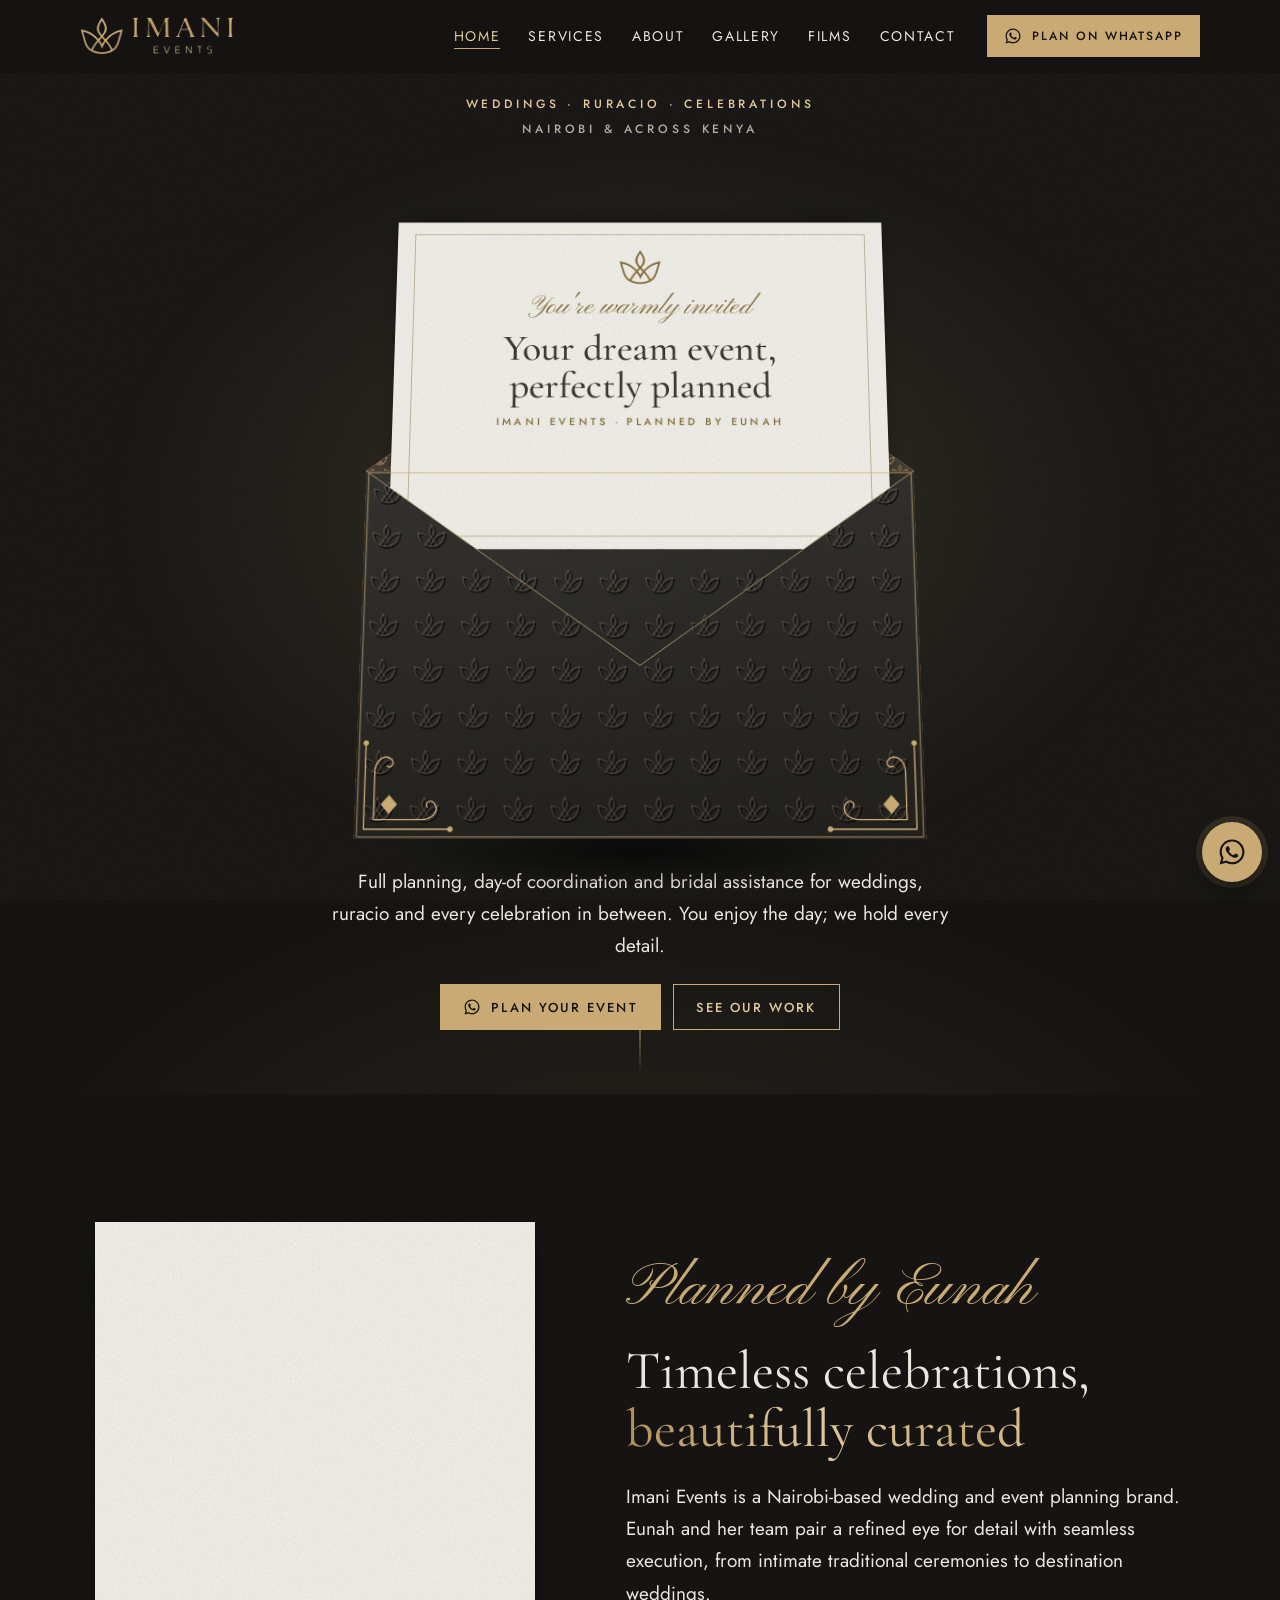
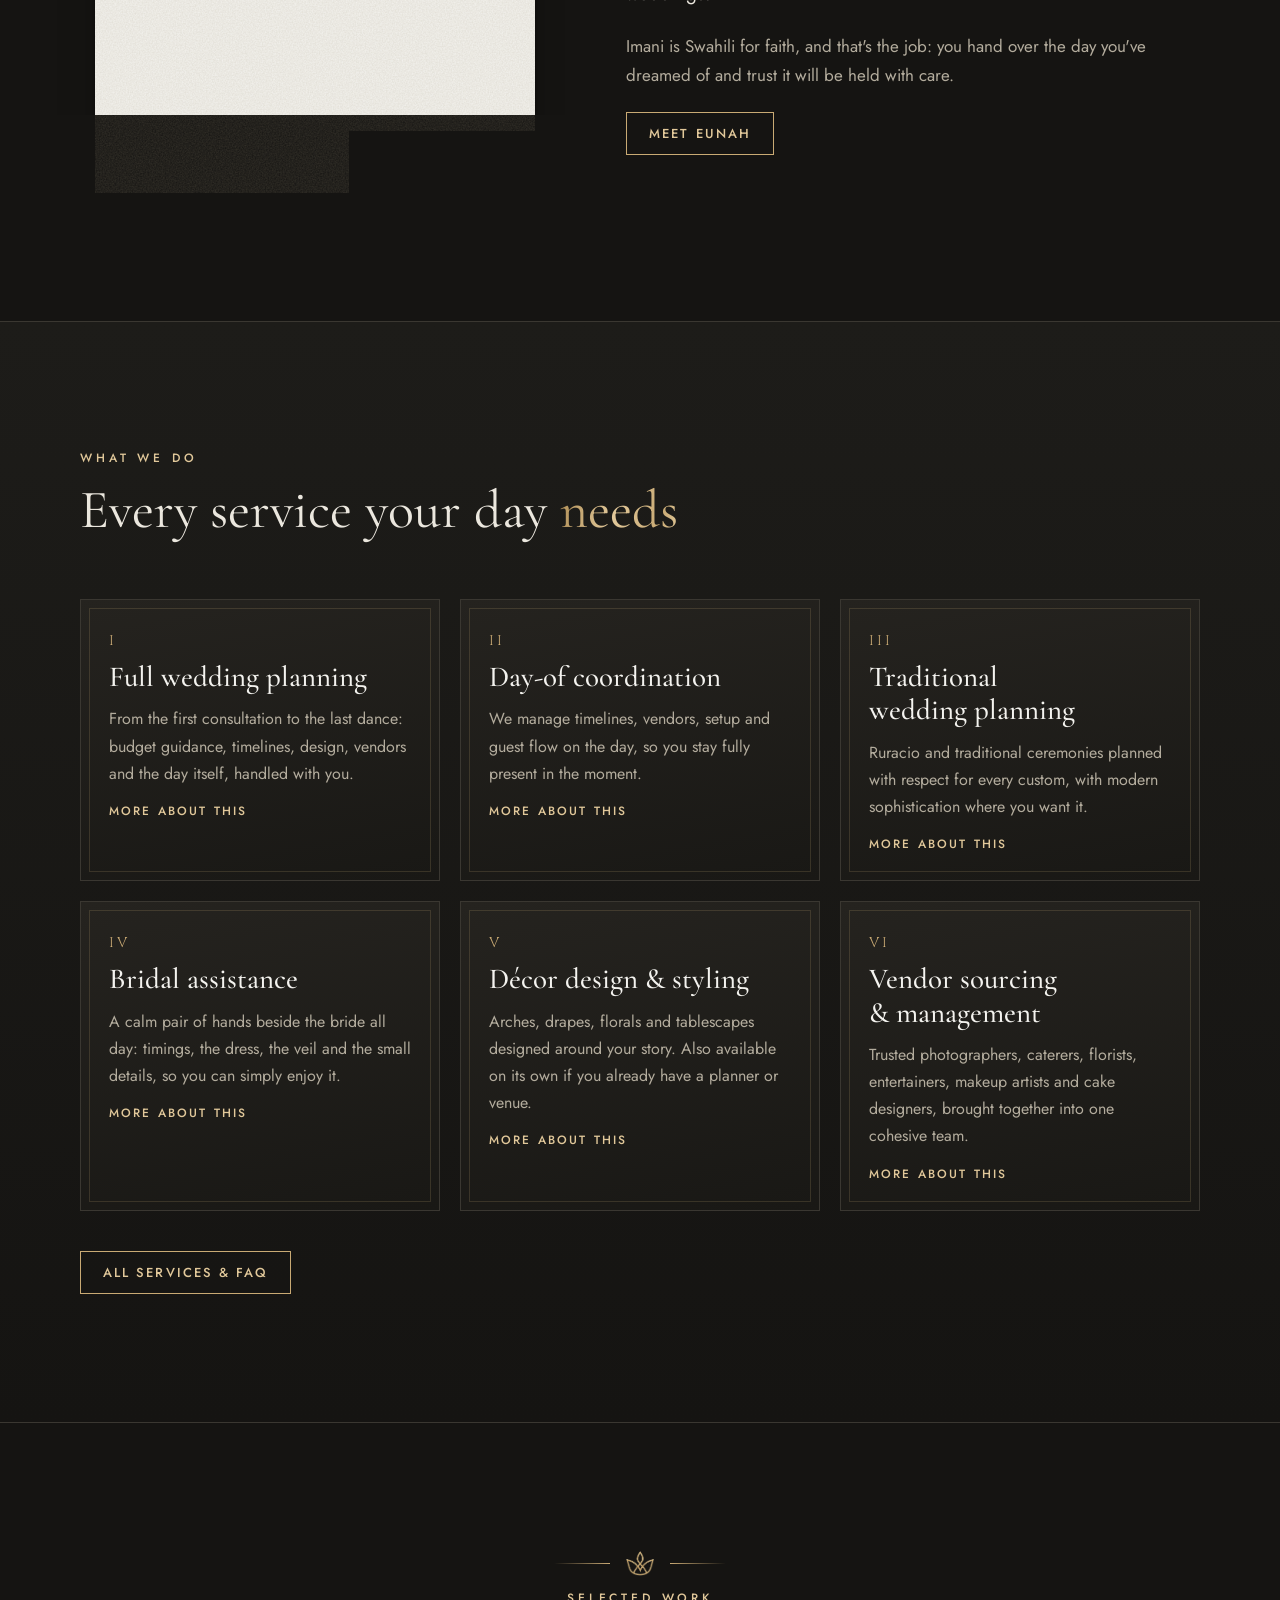
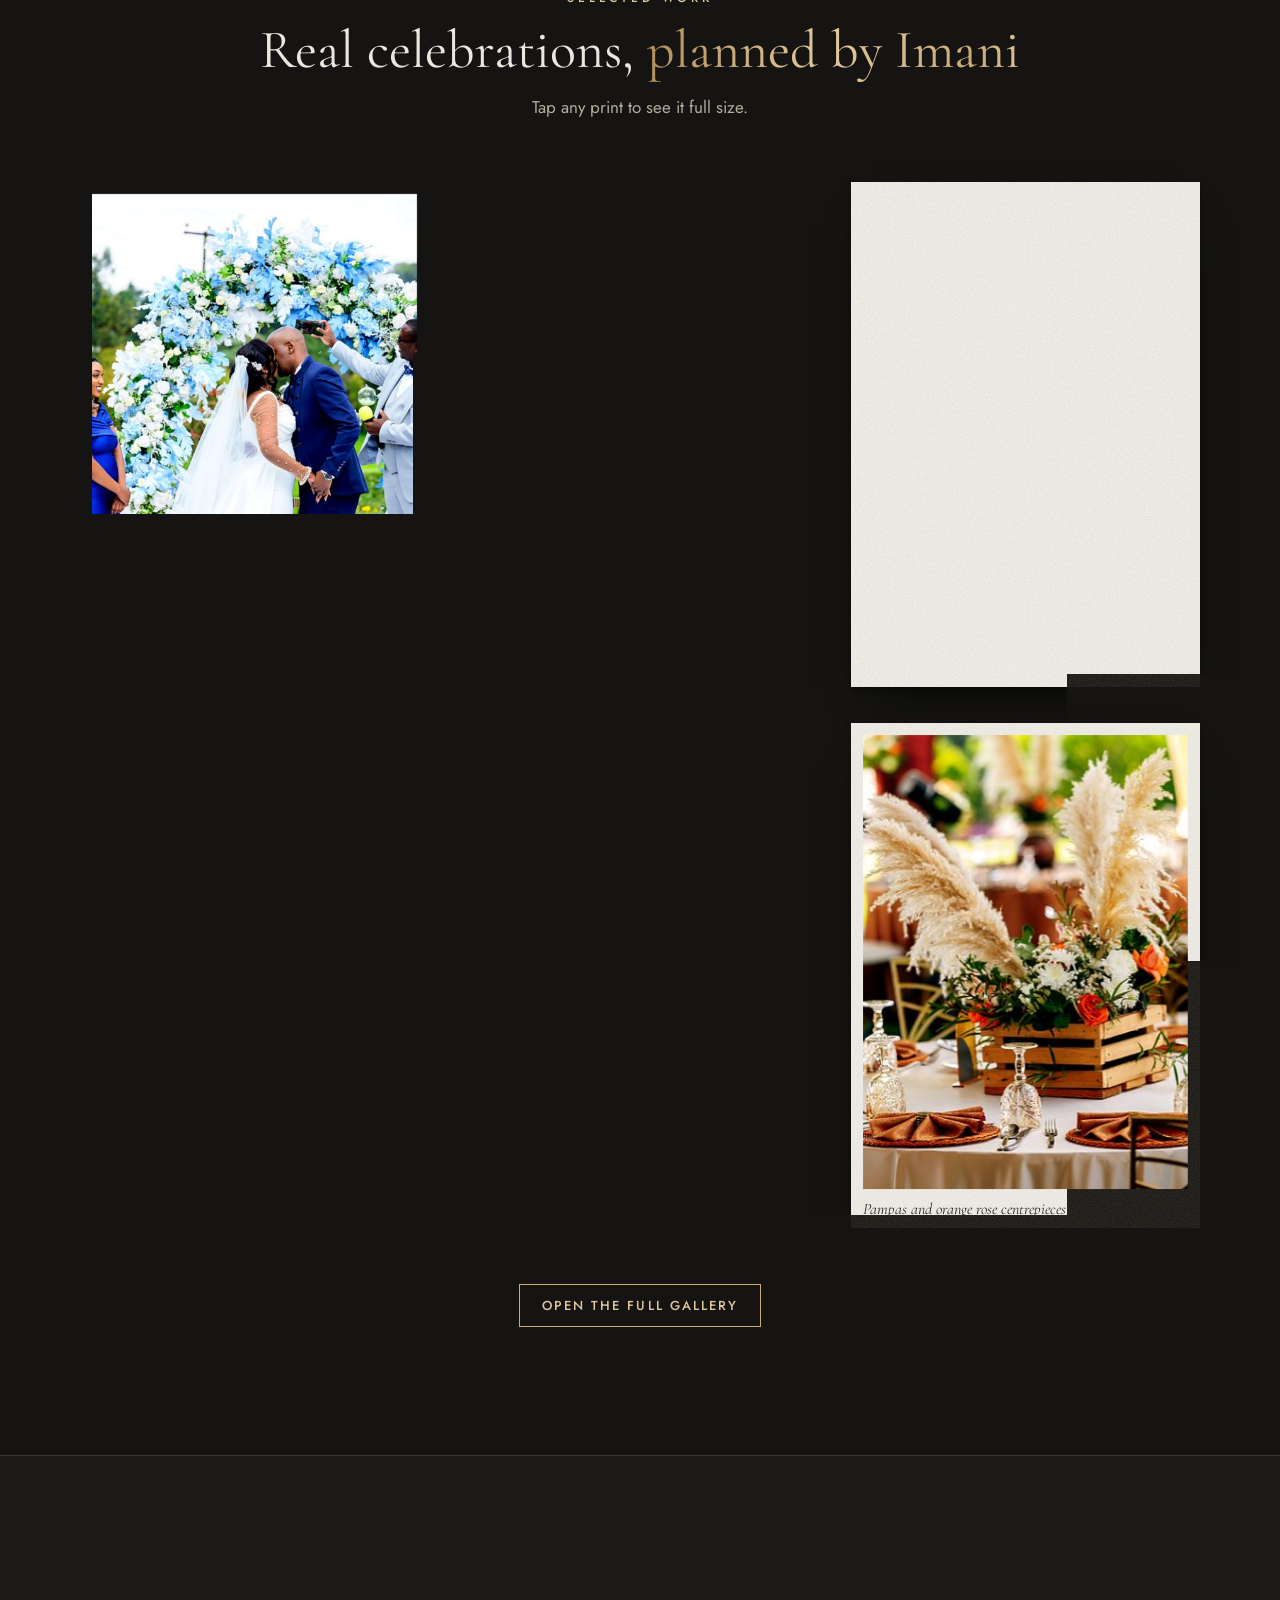
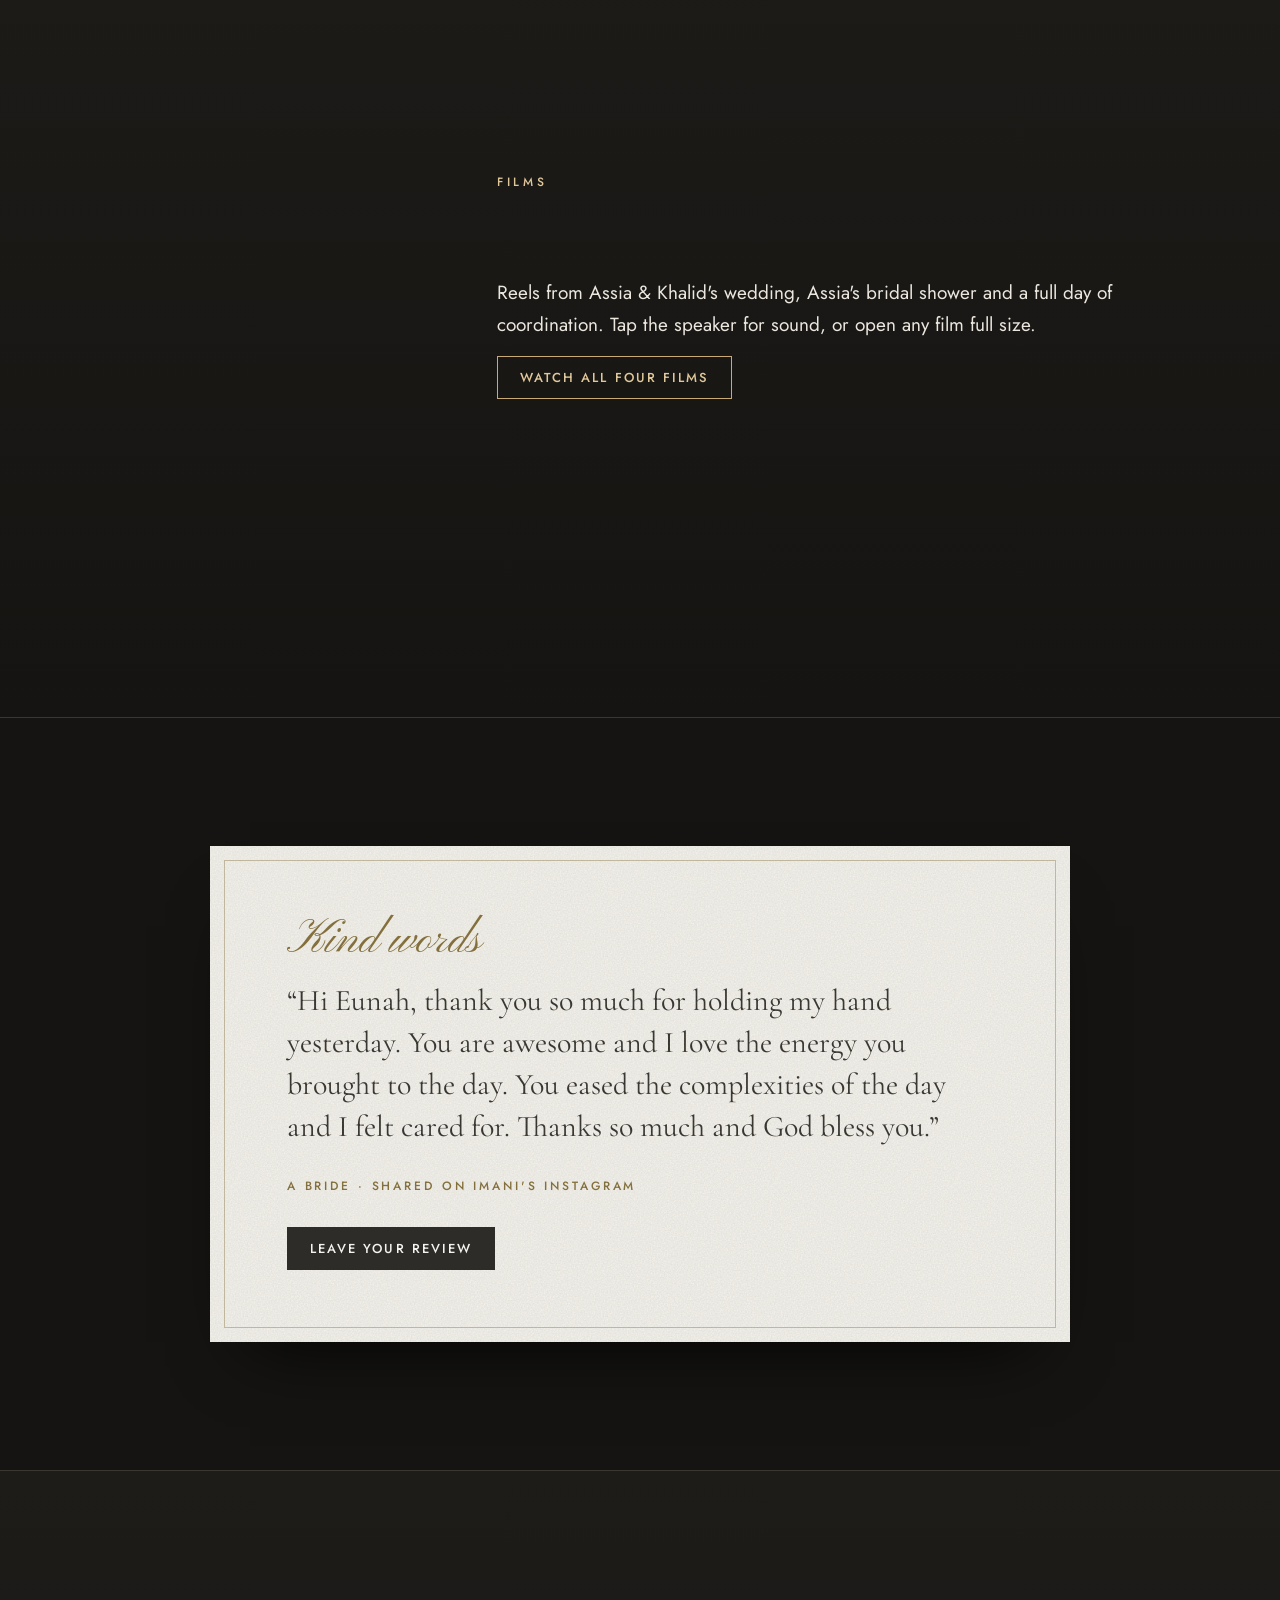
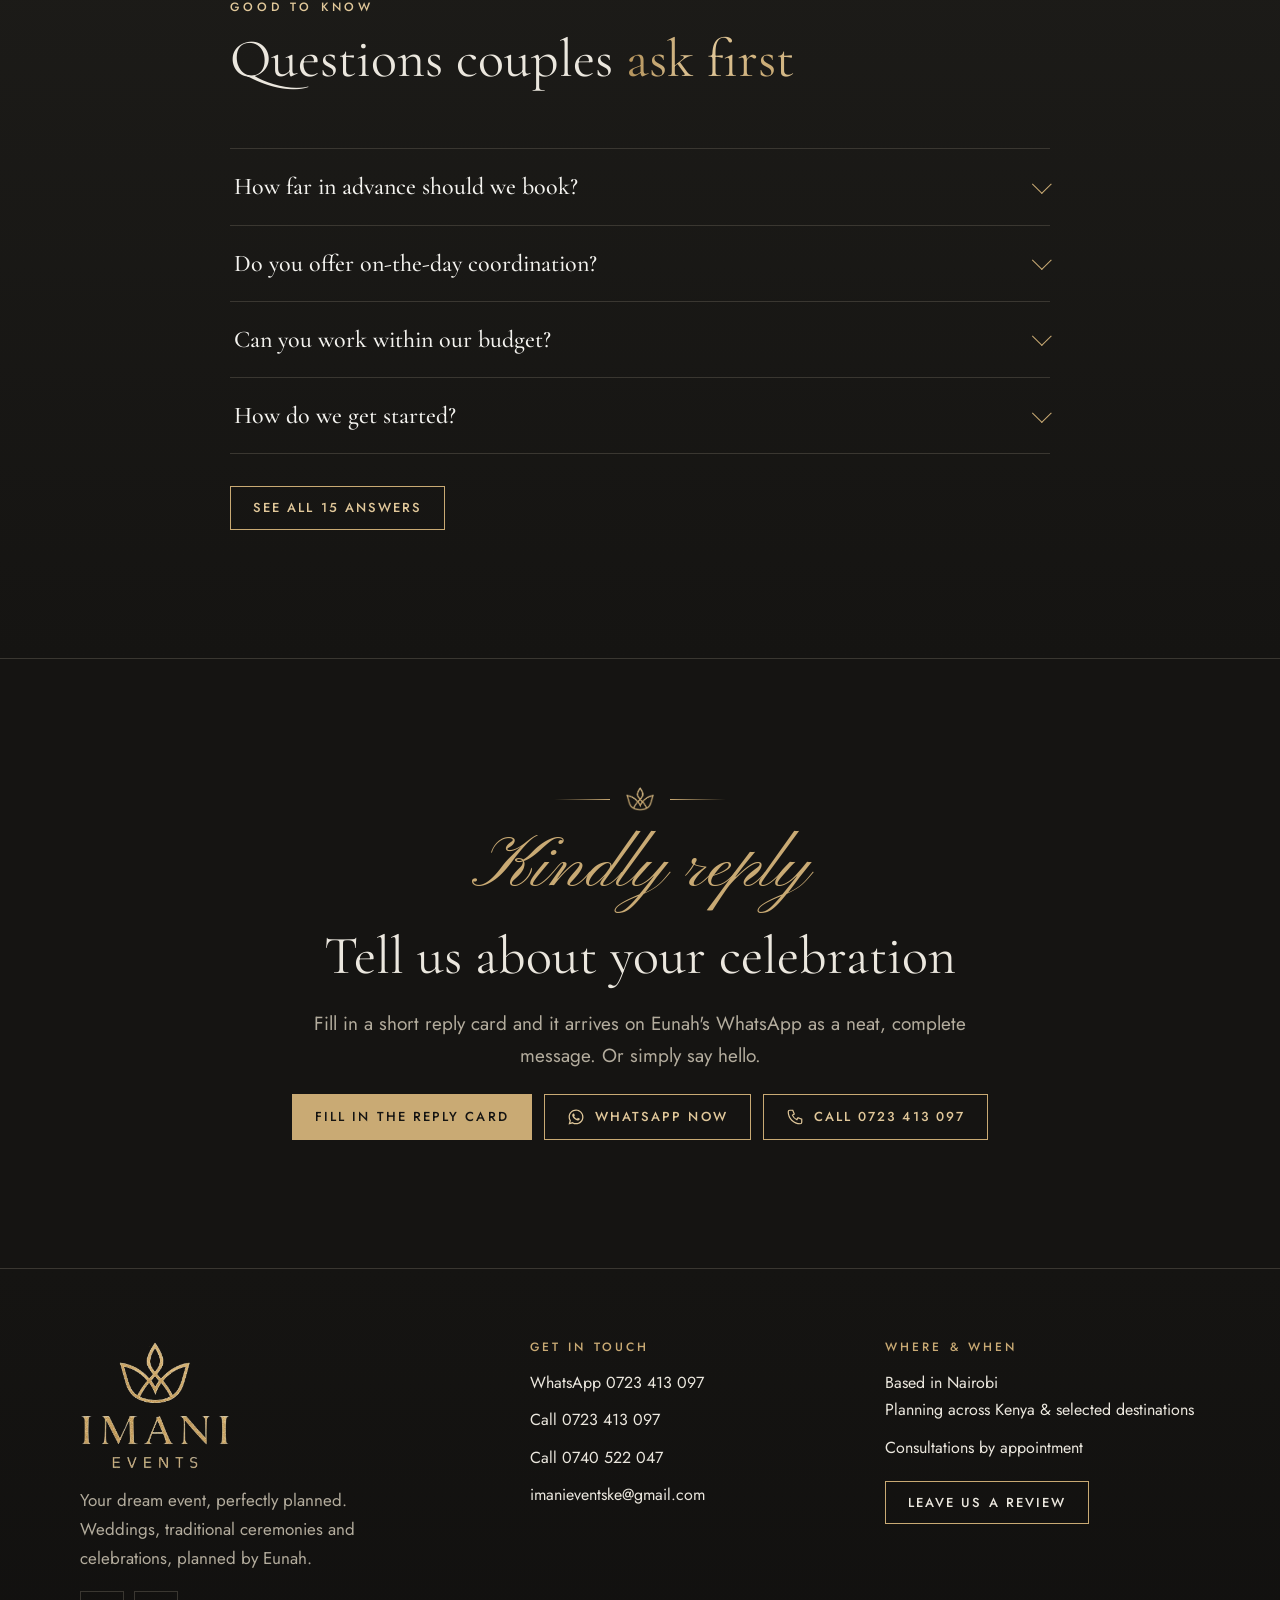
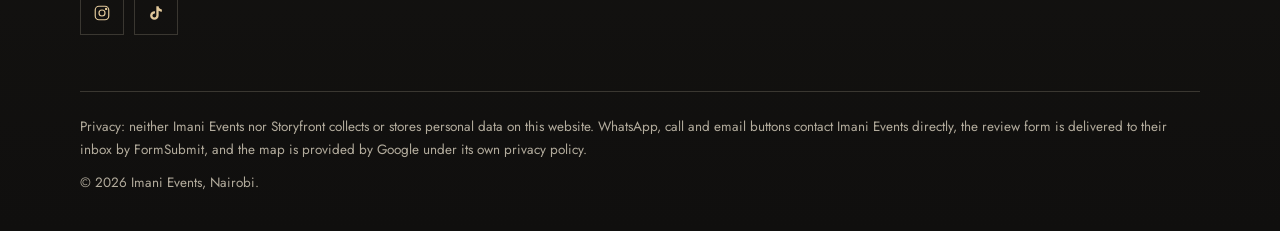
<file: index.html>
<!doctype html>
<html lang="en-KE">
<head>
<meta charset="utf-8">
<meta name="viewport" content="width=device-width, initial-scale=1, viewport-fit=cover">
<title>Imani Events | Wedding & Event Planner in Nairobi, Kenya</title>
<meta name="description" content="Imani Events, planned by Eunah: full wedding planning, day-of coordination, ruracio and traditional weddings, bridal assistance and décor styling in Nairobi and across Kenya.">
<link rel="canonical" href="https://ignatius-kimeu.github.io/storyfront-imani-events/">
<meta name="theme-color" content="#151412">
<meta property="og:type" content="website">
<meta property="og:site_name" content="Imani Events">
<meta property="og:locale" content="en_KE">
<meta property="og:title" content="Imani Events | Wedding & Event Planner in Nairobi, Kenya">
<meta property="og:description" content="Imani Events, planned by Eunah: full wedding planning, day-of coordination, ruracio and traditional weddings, bridal assistance and décor styling in Nairobi and across Kenya.">
<meta property="og:url" content="https://ignatius-kimeu.github.io/storyfront-imani-events/">
<meta property="og:image" content="https://ignatius-kimeu.github.io/storyfront-imani-events/og-image.jpg">
<meta property="og:image:width" content="1200">
<meta property="og:image:height" content="630">
<meta property="og:image:alt" content="Imani Events logo in gold beside a bride and groom sharing a kiss under a blue floral arch">
<meta name="twitter:card" content="summary_large_image">
<meta name="twitter:title" content="Imani Events | Wedding & Event Planner in Nairobi, Kenya">
<meta name="twitter:description" content="Imani Events, planned by Eunah: full wedding planning, day-of coordination, ruracio and traditional weddings, bridal assistance and décor styling in Nairobi and across Kenya.">
<meta name="twitter:image" content="https://ignatius-kimeu.github.io/storyfront-imani-events/og-image.jpg">
<link rel="icon" href="favicon.ico" sizes="any">
<link rel="icon" type="image/png" sizes="32x32" href="favicon-32.png">
<link rel="apple-touch-icon" href="apple-touch-icon.png">
<link rel="preconnect" href="https://fonts.googleapis.com">
<link rel="preconnect" href="https://fonts.gstatic.com" crossorigin>
<link rel="stylesheet" href="https://fonts.googleapis.com/css2?family=Cinzel:wght@400;500&family=Cormorant+Garamond:ital,wght@0,400;0,500;1,400&family=Jost:wght@400;500&family=Pinyon+Script&display=swap">
<link rel="stylesheet" href="css/site.css?v=2">
<script>document.documentElement.classList.add("js")</script>
<script type="application/ld+json">{"@context": "https://schema.org", "@type": "LocalBusiness", "name": "Imani Events", "description": "Nairobi-based wedding and event planning: full planning, day-of coordination, traditional weddings, bridal assistance, décor styling and vendor sourcing.", "founder": {"@type": "Person", "name": "Eunah"}, "telephone": "+254723413097", "email": "imanieventske@gmail.com", "url": "https://ignatius-kimeu.github.io/storyfront-imani-events/", "image": "https://ignatius-kimeu.github.io/storyfront-imani-events/og-image.jpg", "address": {"@type": "PostalAddress", "addressLocality": "Nairobi", "addressCountry": "KE"}, "areaServed": "Kenya", "sameAs": ["https://www.instagram.com/imanieventske/", "https://www.tiktok.com/@imanieventske"]}</script>
</head>
<body>
<a class="skip" href="#main">Skip to content</a>
<div class="splash" aria-hidden="true"><img src="images/brand/imani-lockup-gold.png" alt="" width="521" height="449"></div>
<header class="hdr">
  <div class="wrap hdr-in">
    <a class="brand" href="index.html" aria-label="Imani Events home"><img src="images/brand/imani-header-gold.png" alt="Imani Events" width="640" height="158"></a>
    <nav class="nav" aria-label="Main"><a href="index.html" aria-current="page">Home</a><a href="services.html">Services</a><a href="about.html">About</a><a href="gallery.html">Gallery</a><a href="films.html">Films</a><a href="contact.html">Contact</a></nav>
    <a class="btn hdr-cta" href="https://wa.me/254723413097?text=Hi%20Eunah%2C%20I%20found%20Imani%20Events%20online%20and%20I%27d%20love%20to%20talk%20about%20planning%20my%20event." target="_blank" rel="noopener"><svg viewBox="0 0 24 24" fill="currentColor" aria-hidden="true"><path d="M19.05 4.91A9.82 9.82 0 0 0 12.04 2C6.58 2 2.13 6.45 2.13 11.91c0 1.75.46 3.45 1.32 4.95L2.05 22l5.25-1.38a9.9 9.9 0 0 0 4.74 1.21h.01c5.46 0 9.91-4.45 9.91-9.91 0-2.65-1.03-5.14-2.91-7.01zm-7.01 15.24h-.01a8.23 8.23 0 0 1-4.19-1.15l-.3-.18-3.12.82.83-3.04-.2-.31a8.2 8.2 0 0 1-1.26-4.38c0-4.54 3.7-8.23 8.25-8.23 2.2 0 4.27.86 5.83 2.42a8.18 8.18 0 0 1 2.41 5.83c0 4.54-3.7 8.22-8.24 8.22zm4.52-6.16c-.25-.12-1.47-.72-1.69-.81-.23-.08-.39-.12-.56.12-.17.25-.64.81-.78.97-.14.17-.29.19-.54.06-.25-.12-1.05-.39-1.99-1.23-.74-.66-1.23-1.47-1.38-1.72-.14-.25-.02-.38.11-.51.11-.11.25-.29.37-.43.12-.14.17-.25.25-.41.08-.17.04-.31-.02-.43-.06-.12-.56-1.34-.76-1.84-.2-.48-.41-.42-.56-.43h-.48c-.17 0-.43.06-.66.31-.23.25-.86.85-.86 2.07 0 1.22.89 2.4 1.01 2.56.12.17 1.75 2.67 4.23 3.74.59.26 1.05.41 1.41.52.59.19 1.13.16 1.56.1.48-.07 1.47-.6 1.67-1.18.21-.58.21-1.07.14-1.18-.06-.11-.22-.17-.47-.29z"/></svg>Plan on WhatsApp</a>
    <button class="menu-btn" type="button" aria-label="Open menu" aria-expanded="false" aria-controls="mobile-panel"><span></span></button>
  </div>
</header>
<nav class="mobile-panel" id="mobile-panel" aria-label="Mobile">
  <a class="m-link" href="index.html" aria-current="page">Home</a><a class="m-link" href="services.html">Services</a><a class="m-link" href="about.html">About</a><a class="m-link" href="gallery.html">Gallery</a><a class="m-link" href="films.html">Films</a><a class="m-link" href="contact.html">Contact</a>
  <div class="btn-row">
    <a class="btn" href="https://wa.me/254723413097?text=Hi%20Eunah%2C%20I%20found%20Imani%20Events%20online%20and%20I%27d%20love%20to%20talk%20about%20planning%20my%20event." target="_blank" rel="noopener"><svg viewBox="0 0 24 24" fill="currentColor" aria-hidden="true"><path d="M19.05 4.91A9.82 9.82 0 0 0 12.04 2C6.58 2 2.13 6.45 2.13 11.91c0 1.75.46 3.45 1.32 4.95L2.05 22l5.25-1.38a9.9 9.9 0 0 0 4.74 1.21h.01c5.46 0 9.91-4.45 9.91-9.91 0-2.65-1.03-5.14-2.91-7.01zm-7.01 15.24h-.01a8.23 8.23 0 0 1-4.19-1.15l-.3-.18-3.12.82.83-3.04-.2-.31a8.2 8.2 0 0 1-1.26-4.38c0-4.54 3.7-8.23 8.25-8.23 2.2 0 4.27.86 5.83 2.42a8.18 8.18 0 0 1 2.41 5.83c0 4.54-3.7 8.22-8.24 8.22zm4.52-6.16c-.25-.12-1.47-.72-1.69-.81-.23-.08-.39-.12-.56.12-.17.25-.64.81-.78.97-.14.17-.29.19-.54.06-.25-.12-1.05-.39-1.99-1.23-.74-.66-1.23-1.47-1.38-1.72-.14-.25-.02-.38.11-.51.11-.11.25-.29.37-.43.12-.14.17-.25.25-.41.08-.17.04-.31-.02-.43-.06-.12-.56-1.34-.76-1.84-.2-.48-.41-.42-.56-.43h-.48c-.17 0-.43.06-.66.31-.23.25-.86.85-.86 2.07 0 1.22.89 2.4 1.01 2.56.12.17 1.75 2.67 4.23 3.74.59.26 1.05.41 1.41.52.59.19 1.13.16 1.56.1.48-.07 1.47-.6 1.67-1.18.21-.58.21-1.07.14-1.18-.06-.11-.22-.17-.47-.29z"/></svg>WhatsApp Eunah</a>
    <a class="btn btn-line" href="tel:+254723413097"><svg viewBox="0 0 24 24" fill="none" stroke="currentColor" stroke-width="1.6" aria-hidden="true"><path d="M5 3h4l2 5-2.5 1.5a11 11 0 0 0 6 6L16 13l5 2v4a2 2 0 0 1-2 2A16 16 0 0 1 3 5a2 2 0 0 1 2-2"/></svg>Call</a>
  </div>
</nav>
<main id="main">
<section class="hero" aria-labelledby="hero-title">
  <div class="hero-inner">
    <span class="eyebrow">Weddings · Ruracio · Celebrations<span class="eb2">Nairobi &amp; across Kenya</span></span>
    <div class="scene" aria-hidden="false">
      <div class="env">
        <div class="env-shadow"></div>
        <div class="env-back"><div class="env-emb"></div></div>
        <div class="env-flap"><div class="env-emb"></div><svg class="flap-rule" viewBox="0 0 100 100" preserveAspectRatio="none" aria-hidden="true"><path d="M0 0 L50 100 L100 0" fill="none" stroke="#c9aa74" stroke-width="1" vector-effect="non-scaling-stroke" opacity=".8"/><path d="M7 0 L50 86 L93 0" fill="none" stroke="#c9aa74" stroke-width="1" vector-effect="non-scaling-stroke" opacity=".6"/></svg><div class="flap-liner"></div></div>
        <div class="letter">
          <img src="images/brand/imani-crown-deep.png" alt="" width="249" height="218">
          <span class="script">You're warmly invited</span>
          <h1 id="hero-title">Your dream event, perfectly planned</h1>
          <span class="l-sub">Imani Events · Planned by Eunah</span>
        </div>
        <div class="env-front"><div class="env-emb"></div></div>
        <svg class="env-lines" viewBox="0 0 100 100" preserveAspectRatio="none" aria-hidden="true"><path d="M0 0 L50 54 L100 0"/><path d="M.5 .5 H99.5 V99.5 H.5 Z"/></svg>
        <svg class="env-orn bl" viewBox="0 0 100 100" aria-hidden="true"><path class="o" d="M7 30 V93 H70"/><path class="o" d="M14 52 V86 H48"/><path class="o" d="M14 52 C14 42 21 38 26 42 C29 45 26 49 23 47"/><path class="o" d="M48 86 C58 86 62 79 58 74 C55 71 51 74 53 77"/><path class="f" d="M25 68 L31 75 L25 82 L19 75 Z"/><circle class="f" cx="7" cy="30" r="2"/><circle class="f" cx="70" cy="93" r="2"/></svg><svg class="env-orn br" viewBox="0 0 100 100" aria-hidden="true"><path class="o" d="M7 30 V93 H70"/><path class="o" d="M14 52 V86 H48"/><path class="o" d="M14 52 C14 42 21 38 26 42 C29 45 26 49 23 47"/><path class="o" d="M48 86 C58 86 62 79 58 74 C55 71 51 74 53 77"/><path class="f" d="M25 68 L31 75 L25 82 L19 75 Z"/><circle class="f" cx="7" cy="30" r="2"/><circle class="f" cx="70" cy="93" r="2"/></svg>
        <div class="seal"><img src="images/brand/imani-crown-gold.png" alt="" width="249" height="218"></div>
      </div>
    </div>
    <div class="hero-copy">
      <p class="lead">Full planning, day-of coordination and bridal assistance for weddings, ruracio and every celebration in between. You enjoy the day; we hold every detail.</p>
      <div class="btn-row" style="justify-content:center">
        <a class="btn" href="contact.html#book"><svg viewBox="0 0 24 24" fill="currentColor" aria-hidden="true"><path d="M19.05 4.91A9.82 9.82 0 0 0 12.04 2C6.58 2 2.13 6.45 2.13 11.91c0 1.75.46 3.45 1.32 4.95L2.05 22l5.25-1.38a9.9 9.9 0 0 0 4.74 1.21h.01c5.46 0 9.91-4.45 9.91-9.91 0-2.65-1.03-5.14-2.91-7.01zm-7.01 15.24h-.01a8.23 8.23 0 0 1-4.19-1.15l-.3-.18-3.12.82.83-3.04-.2-.31a8.2 8.2 0 0 1-1.26-4.38c0-4.54 3.7-8.23 8.25-8.23 2.2 0 4.27.86 5.83 2.42a8.18 8.18 0 0 1 2.41 5.83c0 4.54-3.7 8.22-8.24 8.22zm4.52-6.16c-.25-.12-1.47-.72-1.69-.81-.23-.08-.39-.12-.56.12-.17.25-.64.81-.78.97-.14.17-.29.19-.54.06-.25-.12-1.05-.39-1.99-1.23-.74-.66-1.23-1.47-1.38-1.72-.14-.25-.02-.38.11-.51.11-.11.25-.29.37-.43.12-.14.17-.25.25-.41.08-.17.04-.31-.02-.43-.06-.12-.56-1.34-.76-1.84-.2-.48-.41-.42-.56-.43h-.48c-.17 0-.43.06-.66.31-.23.25-.86.85-.86 2.07 0 1.22.89 2.4 1.01 2.56.12.17 1.75 2.67 4.23 3.74.59.26 1.05.41 1.41.52.59.19 1.13.16 1.56.1.48-.07 1.47-.6 1.67-1.18.21-.58.21-1.07.14-1.18-.06-.11-.22-.17-.47-.29z"/></svg>Plan your event</a>
        <a class="btn btn-line" href="gallery.html">See our work</a>
      </div>
    </div>
  </div>
  <span class="scroll-cue" aria-hidden="true"></span>
</section>

<section class="sec">
  <div class="wrap intro">
    <figure class="print portrait rise" data-tilt="5" style="--r:-1deg"><img src="images/eunah-founder.jpg" alt="Eunah, founder and lead planner of Imani Events, smiling in a mint dress" width="462" height="600" loading="lazy"><span class="sheen"></span><figcaption>Eunah, lead planner &amp; founder</figcaption></figure>
    <div class="intro-copy">
      <span class="script">Planned by Eunah</span>
      <h2 class="h-l fold">Timeless celebrations, <span class="foil">beautifully curated</span></h2>
      <p class="lead">Imani Events is a Nairobi-based wedding and event planning brand. Eunah and her team pair a refined eye for detail with seamless execution, from intimate traditional ceremonies to destination weddings.</p>
      <p class="muted">Imani is Swahili for faith, and that's the job: you hand over the day you've dreamed of and trust it will be held with care.</p>
      <div class="btn-row"><a class="btn btn-line" href="about.html">Meet Eunah</a></div>
    </div>
  </div>
</section>

<section class="sec card-stock">
  <div class="wrap">
    <div class="sec-head">
      <span class="eyebrow">What we do</span>
      <h2 class="h-l fold">Every service your day <span class="foil">needs</span></h2>
    </div>
    <div class="svc-grid"><article class="svc rise" id="full-planning" data-tilt="4"><span class="n">I</span><h3>Full wedding planning</h3><p>From the first consultation to the last dance: budget guidance, timelines, design, vendors and the day itself, handled with you.</p><a class="more" href="services.html#full-planning">More about this</a></article><article class="svc rise" id="day-of" data-tilt="4"><span class="n">II</span><h3>Day-of coordination</h3><p>We manage timelines, vendors, setup and guest flow on the day, so you stay fully present in the moment.</p><a class="more" href="services.html#day-of">More about this</a></article><article class="svc rise" id="traditional" data-tilt="4"><span class="n">III</span><h3>Traditional wedding planning</h3><p>Ruracio and traditional ceremonies planned with respect for every custom, with modern sophistication where you want it.</p><a class="more" href="services.html#traditional">More about this</a></article><article class="svc rise" id="bridal-assistance" data-tilt="4"><span class="n">IV</span><h3>Bridal assistance</h3><p>A calm pair of hands beside the bride all day: timings, the dress, the veil and the small details, so you can simply enjoy it.</p><a class="more" href="services.html#bridal-assistance">More about this</a></article><article class="svc rise" id="decor" data-tilt="4"><span class="n">V</span><h3>Décor design &amp; styling</h3><p>Arches, drapes, florals and tablescapes designed around your story. Also available on its own if you already have a planner or venue.</p><a class="more" href="services.html#decor">More about this</a></article><article class="svc rise" id="vendors" data-tilt="4"><span class="n">VI</span><h3>Vendor sourcing &amp; management</h3><p>Trusted photographers, caterers, florists, entertainers, makeup artists and cake designers, brought together into one cohesive team.</p><a class="more" href="services.html#vendors">More about this</a></article></div>
    <div class="btn-row" style="margin-top:40px"><a class="btn btn-line" href="services.html">All services &amp; FAQ</a></div>
  </div>
</section>

<section class="sec">
  <div class="wrap">
    <div class="sec-head center">
      <div class="divider" aria-hidden="true"><img src="images/brand/imani-crown-gold.png" alt="" width="249" height="218"></div>
      <span class="eyebrow">Selected work</span>
      <h2 class="h-l fold">Real celebrations, <span class="foil">planned by Imani</span></h2>
      <p class="muted">Tap any print to see it full size.</p>
    </div>
    <div class="prints"><button class="print rise" type="button" data-tilt="6" data-lb="home" data-full="images/wedding-kiss-blue-floral-arch.jpg" data-caption="The kiss under the blue and white arch" style="--ar:4/5"><img src="images/wedding-kiss-blue-floral-arch-sm.jpg" alt="Bride and groom sharing a kiss beneath a blue and white floral arch as guests photograph the moment" width="541" height="720" loading="lazy"><span class="sheen"></span><figcaption>The kiss under the blue and white arch</figcaption></button><button class="print rise" type="button" data-tilt="6" data-lb="home" data-full="images/ruracio-bride-and-maids-rose-gold.jpg" data-caption="L&amp;J ruracio: the bride and her maids in rose gold" style="--ar:4/5"><img src="images/ruracio-bride-and-maids-rose-gold-sm.jpg" alt="Ruracio bride in an ivory corset gown holding a feather fan, with three maids in rose-gold sequin gowns" width="558" height="720" loading="lazy"><span class="sheen"></span><figcaption>L&amp;J ruracio: the bride and her maids in rose gold</figcaption></button><button class="print rise" type="button" data-tilt="6" data-lb="home" data-full="images/ruracio-head-table-arch.jpg" data-caption="The L&amp;J head table under a terracotta arch" style="--ar:4/5"><img src="images/ruracio-head-table-arch-sm.jpg" alt="Head table framed by a terracotta-draped arch under a canopy of pampas and blush florals" width="720" height="480" loading="lazy"><span class="sheen"></span><figcaption>The L&amp;J head table under a terracotta arch</figcaption></button><button class="print rise" type="button" data-tilt="6" data-lb="home" data-full="images/bridal-shower-sage-lilac-table.jpg" data-caption="Assia&#x27;s bridal shower in sage and lilac" style="--ar:4/5"><img src="images/bridal-shower-sage-lilac-table-sm.jpg" alt="Bridal shower table in lilac linen with sage runners, gold-rim chargers, green goblets and white roses" width="540" height="720" loading="lazy"><span class="sheen"></span><figcaption>Assia&#x27;s bridal shower in sage and lilac</figcaption></button><button class="print rise" type="button" data-tilt="6" data-lb="home" data-full="images/wedding-couple-garden-celebration.jpg" data-caption="Garden celebration: dancing on the lawn" style="--ar:4/5"><img src="images/wedding-couple-garden-celebration-sm.jpg" alt="Groom in a white hat dancing toward his bride in a lace gown on the lawn in front of the venue" width="540" height="720" loading="lazy"><span class="sheen"></span><figcaption>Garden celebration: dancing on the lawn</figcaption></button><button class="print rise" type="button" data-tilt="6" data-lb="home" data-full="images/ruracio-pampas-centrepiece.jpg" data-caption="Pampas and orange rose centrepieces" style="--ar:4/5"><img src="images/ruracio-pampas-centrepiece-sm.jpg" alt="Pampas grass and orange roses in a wooden crate centrepiece with rust napkins and gold chairs" width="720" height="480" loading="lazy"><span class="sheen"></span><figcaption>Pampas and orange rose centrepieces</figcaption></button></div>
    <div class="btn-row" style="justify-content:center;margin-top:56px"><a class="btn btn-line" href="gallery.html">Open the full gallery</a></div>
  </div>
</section>

<section class="sec card-stock">
  <div class="wrap film-feature">
    <figure class="film rise">
  <video muted playsinline loop preload="none" poster="images/poster-assia-khalid-welcome-arch.jpg" data-src="videos/assia-khalid-welcome-arch.mp4" aria-label="Assia & Khalid: the welcome"></video>
  <div class="f-ui"><button class="icon-btn snd" type="button" aria-pressed="false" aria-label="Play sound"><svg viewBox="0 0 24 24" fill="none" stroke="currentColor" stroke-width="1.6"><path d="M4 9v6h4l5 4V5L8 9H4z"/><path d="M17 9l5 6M22 9l-5 6"/></svg></button><button class="icon-btn full" type="button" aria-label="Open full-size player"><svg viewBox="0 0 24 24" fill="none" stroke="currentColor" stroke-width="1.6"><path d="M4 9V4h5M20 9V4h-5M4 15v5h5M20 15v5h-5"/></svg></button></div>
  <figcaption><b>Assia &amp; Khalid: the welcome</b><span>A floral welcome mirror for Assia &amp; Khalid's wedding: white roses, chrysanthemums and baby's breath.</span></figcaption>
</figure>
    <div class="sec-head" style="margin:0">
      <span class="eyebrow">Films</span>
      <h2 class="h-l fold">See the details <span class="foil">come alive</span></h2>
      <p class="lead">Reels from Assia &amp; Khalid's wedding, Assia's bridal shower and a full day of coordination. Tap the speaker for sound, or open any film full size.</p>
      <div class="btn-row"><a class="btn btn-line" href="films.html">Watch all four films</a></div>
    </div>
  </div>
</section>

<section class="sec">
  <div class="wrap"><!-- The only review we could find: a client's thank-you message Imani shared in the "Reviews" highlight on Instagram.
     It isn't signed, so it's credited generically. The background photo on that story looked like stock, so it's not used.
     Swap in named reviews as the guestbook form brings them in. -->
<figure class="guestbook rise" data-tilt="2.5" style="margin:0 auto">
  <span class="script">Kind words</span>
  <blockquote>“Hi Eunah, thank you so much for holding my hand yesterday. You are awesome and I love the energy you brought to the day. You eased the complexities of the day and I felt cared for. Thanks so much and God bless you.”</blockquote>
  <figcaption><cite>A bride · shared on Imani's Instagram</cite></figcaption>
  <div class="btn-row"><a class="btn btn-ink" href="contact.html#review">Leave your review</a></div>
</figure></div>
</section>

<section class="sec card-stock">
  <div class="wrap" style="max-width:900px">
    <div class="sec-head"><span class="eyebrow">Good to know</span><h2 class="h-l fold">Questions couples <span class="foil">ask first</span></h2></div>
    <div class="faq"><details class="rise"><summary>How far in advance should we book?</summary><p>We recommend booking at least 6–12 months in advance for weddings to allow ample time for planning, vendor sourcing, and securing your preferred dates. However, we also accommodate shorter timelines depending on availability.</p></details><details class="rise"><summary>Do you offer on-the-day coordination?</summary><p>Yes. Our coordination service ensures that your wedding or event runs smoothly while you remain fully present in the moment. We manage timelines, vendors, setup, and guest flow on your behalf.</p></details><details class="rise"><summary>Can you work within our budget?</summary><p>Absolutely. We believe luxury is about experience and intentional design. We work closely with our clients to maximize their budget while maintaining elegance, quality, and attention to detail.</p></details><details class="rise"><summary>How do we get started?</summary><p>You can begin by reaching out through WhatsApp, email, or social media to schedule a consultation. We&#x27;ll discuss your vision, requirements, and how we can bring your celebration to life.</p></details></div>
    <div class="btn-row" style="margin-top:32px"><a class="btn btn-line" href="services.html#faq">See all 15 answers</a></div>
  </div>
</section>

<section class="sec">
  <div class="wrap cta-band">
    <div class="divider" aria-hidden="true"><img src="images/brand/imani-crown-gold.png" alt="" width="249" height="218"></div>
    <span class="script">Kindly reply</span>
    <h2 class="h-l fold">Tell us about your celebration</h2>
    <p class="lead muted" style="margin:0 auto">Fill in a short reply card and it arrives on Eunah's WhatsApp as a neat, complete message. Or simply say hello.</p>
    <div class="btn-row" style="justify-content:center">
      <a class="btn" href="contact.html#book">Fill in the reply card</a>
      <a class="btn btn-line" href="https://wa.me/254723413097?text=Hi%20Eunah%2C%20I%20found%20Imani%20Events%20online%20and%20I%27d%20love%20to%20talk%20about%20planning%20my%20event." target="_blank" rel="noopener"><svg viewBox="0 0 24 24" fill="currentColor" aria-hidden="true"><path d="M19.05 4.91A9.82 9.82 0 0 0 12.04 2C6.58 2 2.13 6.45 2.13 11.91c0 1.75.46 3.45 1.32 4.95L2.05 22l5.25-1.38a9.9 9.9 0 0 0 4.74 1.21h.01c5.46 0 9.91-4.45 9.91-9.91 0-2.65-1.03-5.14-2.91-7.01zm-7.01 15.24h-.01a8.23 8.23 0 0 1-4.19-1.15l-.3-.18-3.12.82.83-3.04-.2-.31a8.2 8.2 0 0 1-1.26-4.38c0-4.54 3.7-8.23 8.25-8.23 2.2 0 4.27.86 5.83 2.42a8.18 8.18 0 0 1 2.41 5.83c0 4.54-3.7 8.22-8.24 8.22zm4.52-6.16c-.25-.12-1.47-.72-1.69-.81-.23-.08-.39-.12-.56.12-.17.25-.64.81-.78.97-.14.17-.29.19-.54.06-.25-.12-1.05-.39-1.99-1.23-.74-.66-1.23-1.47-1.38-1.72-.14-.25-.02-.38.11-.51.11-.11.25-.29.37-.43.12-.14.17-.25.25-.41.08-.17.04-.31-.02-.43-.06-.12-.56-1.34-.76-1.84-.2-.48-.41-.42-.56-.43h-.48c-.17 0-.43.06-.66.31-.23.25-.86.85-.86 2.07 0 1.22.89 2.4 1.01 2.56.12.17 1.75 2.67 4.23 3.74.59.26 1.05.41 1.41.52.59.19 1.13.16 1.56.1.48-.07 1.47-.6 1.67-1.18.21-.58.21-1.07.14-1.18-.06-.11-.22-.17-.47-.29z"/></svg>WhatsApp now</a>
      <a class="btn btn-line" href="tel:+254723413097"><svg viewBox="0 0 24 24" fill="none" stroke="currentColor" stroke-width="1.6" aria-hidden="true"><path d="M5 3h4l2 5-2.5 1.5a11 11 0 0 0 6 6L16 13l5 2v4a2 2 0 0 1-2 2A16 16 0 0 1 3 5a2 2 0 0 1 2-2"/></svg>Call 0723 413 097</a>
    </div>
  </div>
</section>
</main>
<footer class="ftr">
  <div class="wrap">
    <div class="ftr-grid">
      <div class="ftr-brand">
        <img src="images/brand/imani-lockup-gold.png" alt="Imani Events" width="521" height="449" loading="lazy">
        <p>Your dream event, perfectly planned. Weddings, traditional ceremonies and celebrations, planned by Eunah.</p>
        <div class="socials">
          <a href="https://www.instagram.com/imanieventske/" target="_blank" rel="noopener" aria-label="Imani Events on Instagram"><svg viewBox="0 0 24 24" fill="none" stroke="currentColor" stroke-width="1.6" aria-hidden="true"><rect x="3" y="3" width="18" height="18" rx="5"/><circle cx="12" cy="12" r="4"/><circle cx="17.5" cy="6.5" r=".8" fill="currentColor"/></svg></a>
          <a href="https://www.tiktok.com/@imanieventske" target="_blank" rel="noopener" aria-label="Imani Events on TikTok"><svg viewBox="0 0 24 24" fill="currentColor" aria-hidden="true"><path d="M16.6 5.82A4.28 4.28 0 0 1 15.54 3h-3.09v12.4a2.59 2.59 0 0 1-2.59 2.5 2.6 2.6 0 0 1-2.6-2.6 2.6 2.6 0 0 1 3.4-2.47V9.67a5.7 5.7 0 0 0-6.5 5.63A5.69 5.69 0 0 0 9.85 21a5.69 5.69 0 0 0 5.69-5.7V9.01a7.35 7.35 0 0 0 4.3 1.38V7.3a4.3 4.3 0 0 1-3.24-1.48z"/></svg></a>
        </div>
      </div>
      <div>
        <h4>Get in touch</h4>
        <ul>
          <li><a href="https://wa.me/254723413097?text=Hi%20Eunah%2C%20I%20found%20Imani%20Events%20online%20and%20I%27d%20love%20to%20talk%20about%20planning%20my%20event." target="_blank" rel="noopener">WhatsApp 0723 413 097</a></li>
          <li><a href="tel:+254723413097">Call 0723 413 097</a></li>
          <li><a href="tel:+254740522047">Call 0740 522 047</a></li>
          <li><a href="mailto:imanieventske@gmail.com">imanieventske@gmail.com</a></li>
        </ul>
      </div>
      <div>
        <h4>Where &amp; when</h4>
        <!-- Hours aren't published anywhere (no Google listing yet), so "by appointment" is our safe wording. Check with Eunah before going live. -->
        <address>Based in Nairobi<br>Planning across Kenya &amp; selected destinations</address>
        <ul style="margin-top:10px"><li class="muted">Consultations by appointment</li></ul>
        <a class="btn btn-line" href="contact.html#review">Leave us a review</a>
      </div>
    </div>
    <div class="legal">
      <p>Privacy: neither Imani Events nor Storyfront collects or stores personal data on this website. WhatsApp, call and email buttons contact Imani Events directly, the review form is delivered to their inbox by FormSubmit, and the map is provided by Google under its own privacy policy.</p>
      <p>© <span class="yr">2026</span> Imani Events, Nairobi.</p>
    </div>
  </div>
</footer>
<a class="fab" href="https://wa.me/254723413097?text=Hi%20Eunah%2C%20I%20found%20Imani%20Events%20online%20and%20I%27d%20love%20to%20talk%20about%20planning%20my%20event." target="_blank" rel="noopener" aria-label="Chat with Imani Events on WhatsApp"><svg viewBox="0 0 24 24" fill="currentColor" aria-hidden="true"><path d="M19.05 4.91A9.82 9.82 0 0 0 12.04 2C6.58 2 2.13 6.45 2.13 11.91c0 1.75.46 3.45 1.32 4.95L2.05 22l5.25-1.38a9.9 9.9 0 0 0 4.74 1.21h.01c5.46 0 9.91-4.45 9.91-9.91 0-2.65-1.03-5.14-2.91-7.01zm-7.01 15.24h-.01a8.23 8.23 0 0 1-4.19-1.15l-.3-.18-3.12.82.83-3.04-.2-.31a8.2 8.2 0 0 1-1.26-4.38c0-4.54 3.7-8.23 8.25-8.23 2.2 0 4.27.86 5.83 2.42a8.18 8.18 0 0 1 2.41 5.83c0 4.54-3.7 8.22-8.24 8.22zm4.52-6.16c-.25-.12-1.47-.72-1.69-.81-.23-.08-.39-.12-.56.12-.17.25-.64.81-.78.97-.14.17-.29.19-.54.06-.25-.12-1.05-.39-1.99-1.23-.74-.66-1.23-1.47-1.38-1.72-.14-.25-.02-.38.11-.51.11-.11.25-.29.37-.43.12-.14.17-.25.25-.41.08-.17.04-.31-.02-.43-.06-.12-.56-1.34-.76-1.84-.2-.48-.41-.42-.56-.43h-.48c-.17 0-.43.06-.66.31-.23.25-.86.85-.86 2.07 0 1.22.89 2.4 1.01 2.56.12.17 1.75 2.67 4.23 3.74.59.26 1.05.41 1.41.52.59.19 1.13.16 1.56.1.48-.07 1.47-.6 1.67-1.18.21-.58.21-1.07.14-1.18-.06-.11-.22-.17-.47-.29z"/></svg></a>
<script src="js/site.js" defer></script>
</body>
</html>
</file>
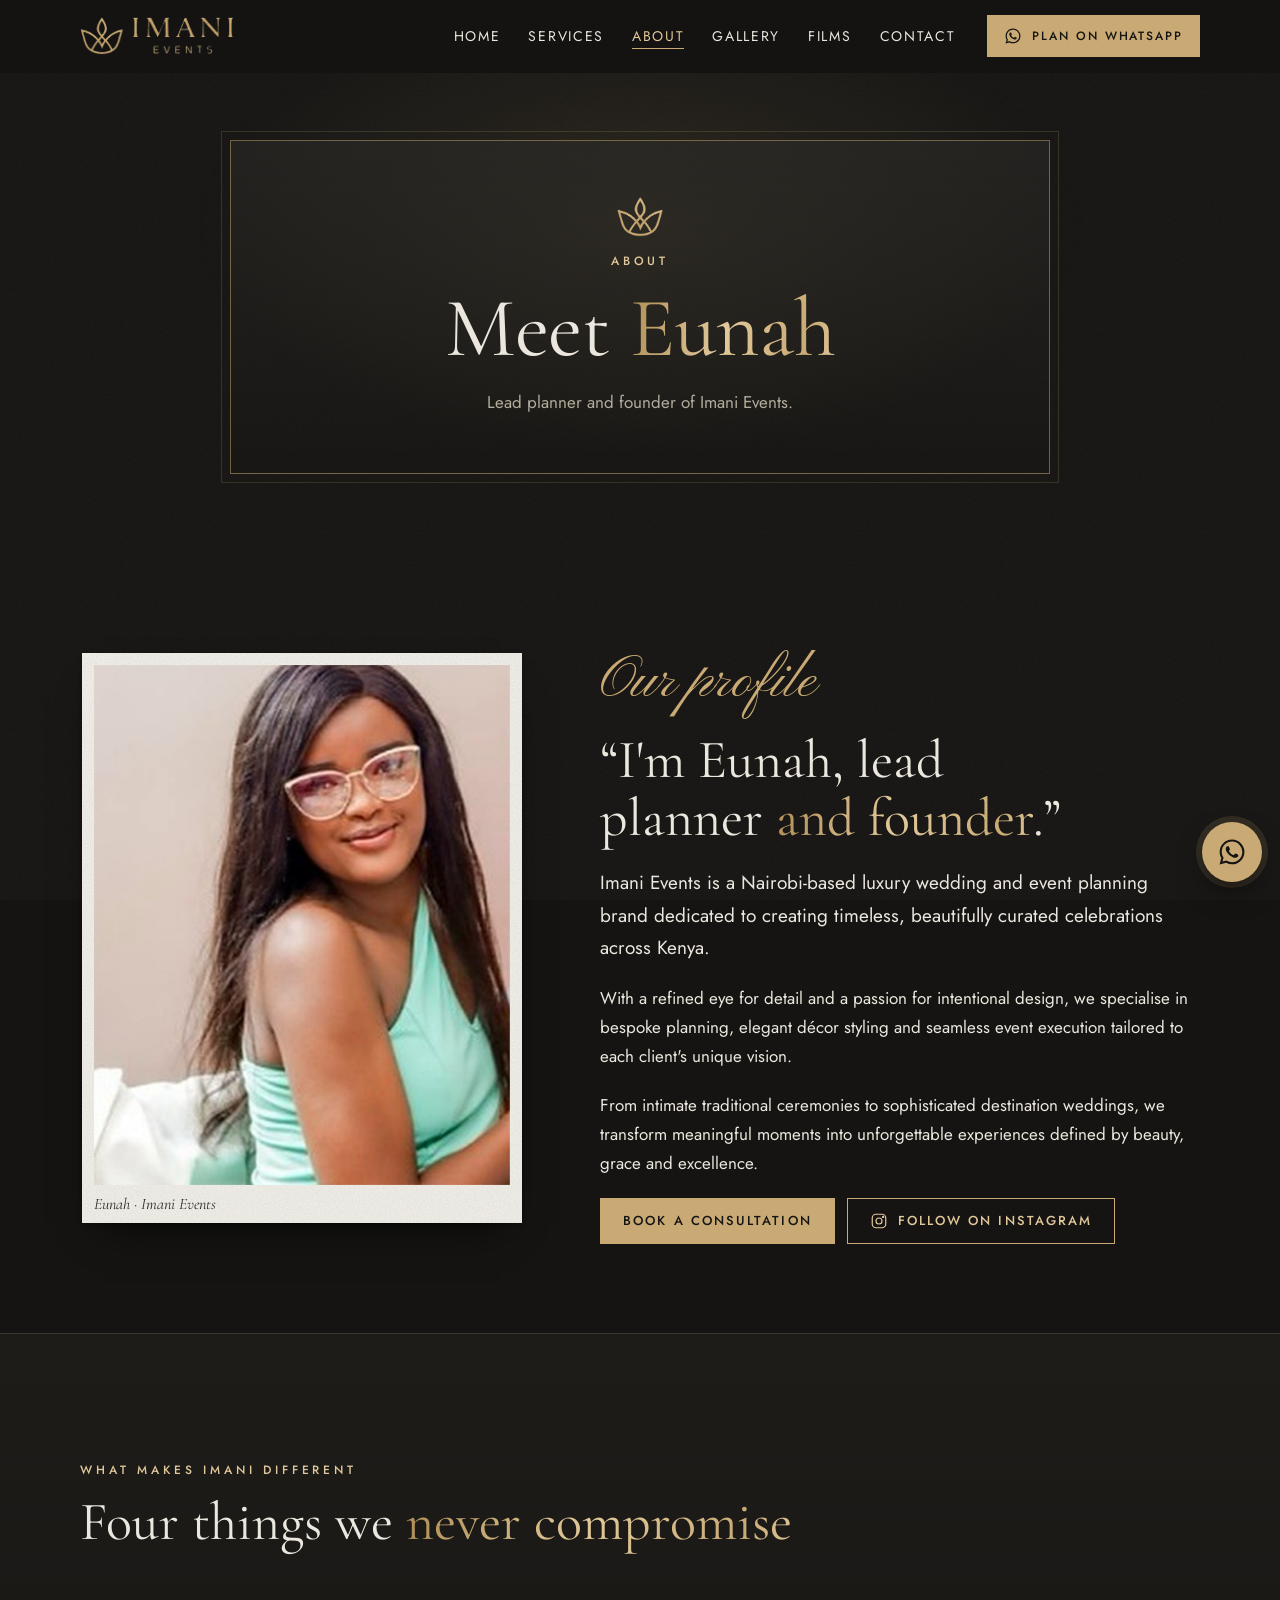
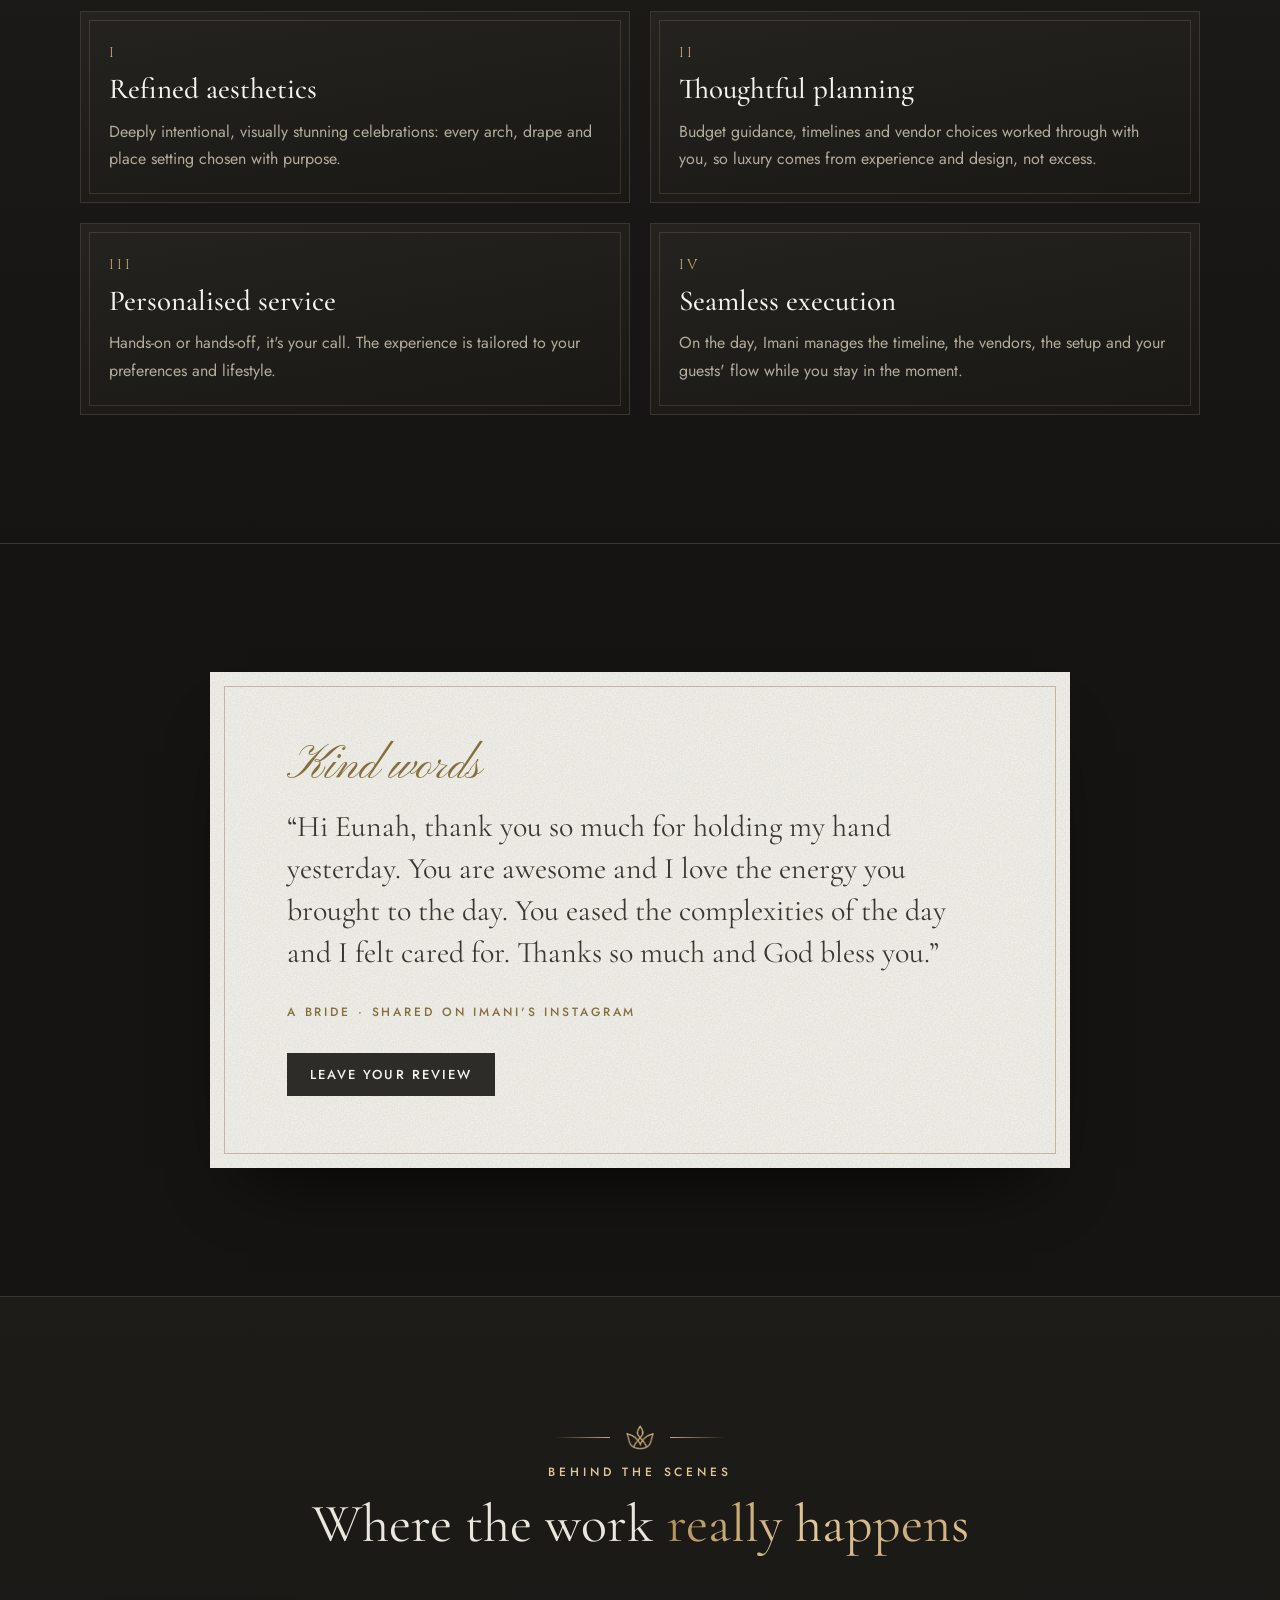
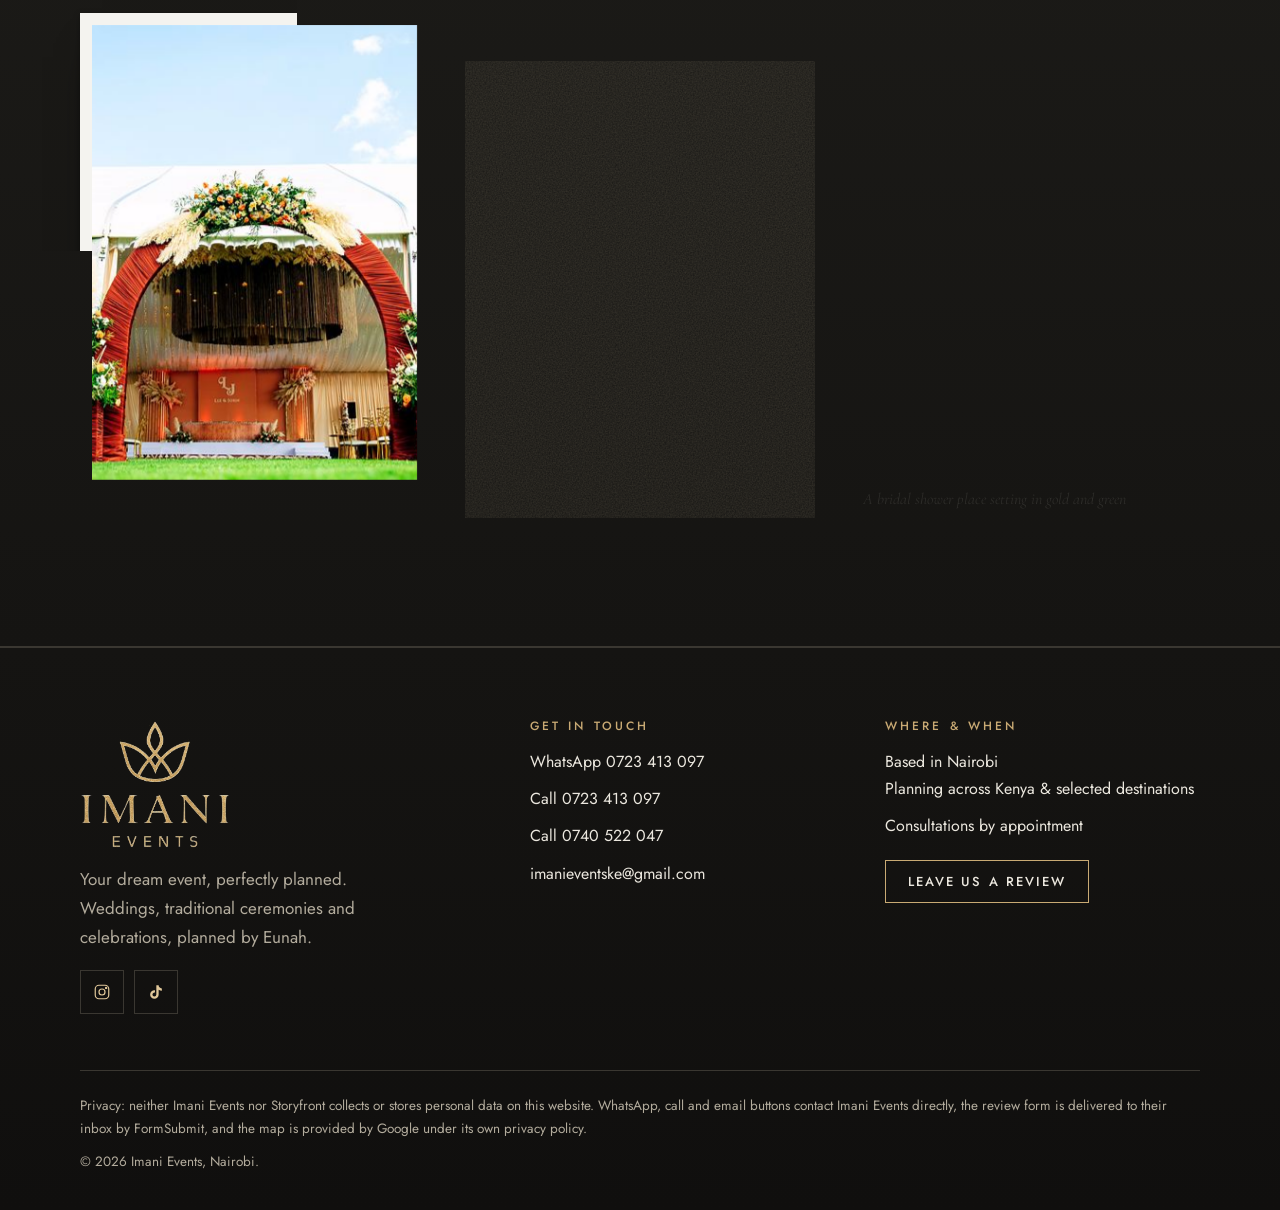
<file: about.html>
<!doctype html>
<html lang="en-KE">
<head>
<meta charset="utf-8">
<meta name="viewport" content="width=device-width, initial-scale=1, viewport-fit=cover">
<title>About Eunah | Imani Events, Nairobi Wedding Planner</title>
<meta name="description" content="Meet Eunah, lead planner and founder of Imani Events, a Nairobi-based wedding and event planning brand creating timeless, beautifully curated celebrations across Kenya.">
<link rel="canonical" href="https://ignatius-kimeu.github.io/storyfront-imani-events/about.html">
<meta name="theme-color" content="#151412">
<meta property="og:type" content="website">
<meta property="og:site_name" content="Imani Events">
<meta property="og:locale" content="en_KE">
<meta property="og:title" content="About Eunah | Imani Events, Nairobi Wedding Planner">
<meta property="og:description" content="Meet Eunah, lead planner and founder of Imani Events, a Nairobi-based wedding and event planning brand creating timeless, beautifully curated celebrations across Kenya.">
<meta property="og:url" content="https://ignatius-kimeu.github.io/storyfront-imani-events/about.html">
<meta property="og:image" content="https://ignatius-kimeu.github.io/storyfront-imani-events/og-image.jpg">
<meta property="og:image:width" content="1200">
<meta property="og:image:height" content="630">
<meta property="og:image:alt" content="Imani Events logo in gold beside a bride and groom sharing a kiss under a blue floral arch">
<meta name="twitter:card" content="summary_large_image">
<meta name="twitter:title" content="About Eunah | Imani Events, Nairobi Wedding Planner">
<meta name="twitter:description" content="Meet Eunah, lead planner and founder of Imani Events, a Nairobi-based wedding and event planning brand creating timeless, beautifully curated celebrations across Kenya.">
<meta name="twitter:image" content="https://ignatius-kimeu.github.io/storyfront-imani-events/og-image.jpg">
<link rel="icon" href="favicon.ico" sizes="any">
<link rel="icon" type="image/png" sizes="32x32" href="favicon-32.png">
<link rel="apple-touch-icon" href="apple-touch-icon.png">
<link rel="preconnect" href="https://fonts.googleapis.com">
<link rel="preconnect" href="https://fonts.gstatic.com" crossorigin>
<link rel="stylesheet" href="https://fonts.googleapis.com/css2?family=Cinzel:wght@400;500&family=Cormorant+Garamond:ital,wght@0,400;0,500;1,400&family=Jost:wght@400;500&family=Pinyon+Script&display=swap">
<link rel="stylesheet" href="css/site.css?v=2">
<script>document.documentElement.classList.add("js")</script>

</head>
<body>
<a class="skip" href="#main">Skip to content</a>
<header class="hdr">
  <div class="wrap hdr-in">
    <a class="brand" href="index.html" aria-label="Imani Events home"><img src="images/brand/imani-header-gold.png" alt="Imani Events" width="640" height="158"></a>
    <nav class="nav" aria-label="Main"><a href="index.html">Home</a><a href="services.html">Services</a><a href="about.html" aria-current="page">About</a><a href="gallery.html">Gallery</a><a href="films.html">Films</a><a href="contact.html">Contact</a></nav>
    <a class="btn hdr-cta" href="https://wa.me/254723413097?text=Hi%20Eunah%2C%20I%20found%20Imani%20Events%20online%20and%20I%27d%20love%20to%20talk%20about%20planning%20my%20event." target="_blank" rel="noopener"><svg viewBox="0 0 24 24" fill="currentColor" aria-hidden="true"><path d="M19.05 4.91A9.82 9.82 0 0 0 12.04 2C6.58 2 2.13 6.45 2.13 11.91c0 1.75.46 3.45 1.32 4.95L2.05 22l5.25-1.38a9.9 9.9 0 0 0 4.74 1.21h.01c5.46 0 9.91-4.45 9.91-9.91 0-2.65-1.03-5.14-2.91-7.01zm-7.01 15.24h-.01a8.23 8.23 0 0 1-4.19-1.15l-.3-.18-3.12.82.83-3.04-.2-.31a8.2 8.2 0 0 1-1.26-4.38c0-4.54 3.7-8.23 8.25-8.23 2.2 0 4.27.86 5.83 2.42a8.18 8.18 0 0 1 2.41 5.83c0 4.54-3.7 8.22-8.24 8.22zm4.52-6.16c-.25-.12-1.47-.72-1.69-.81-.23-.08-.39-.12-.56.12-.17.25-.64.81-.78.97-.14.17-.29.19-.54.06-.25-.12-1.05-.39-1.99-1.23-.74-.66-1.23-1.47-1.38-1.72-.14-.25-.02-.38.11-.51.11-.11.25-.29.37-.43.12-.14.17-.25.25-.41.08-.17.04-.31-.02-.43-.06-.12-.56-1.34-.76-1.84-.2-.48-.41-.42-.56-.43h-.48c-.17 0-.43.06-.66.31-.23.25-.86.85-.86 2.07 0 1.22.89 2.4 1.01 2.56.12.17 1.75 2.67 4.23 3.74.59.26 1.05.41 1.41.52.59.19 1.13.16 1.56.1.48-.07 1.47-.6 1.67-1.18.21-.58.21-1.07.14-1.18-.06-.11-.22-.17-.47-.29z"/></svg>Plan on WhatsApp</a>
    <button class="menu-btn" type="button" aria-label="Open menu" aria-expanded="false" aria-controls="mobile-panel"><span></span></button>
  </div>
</header>
<nav class="mobile-panel" id="mobile-panel" aria-label="Mobile">
  <a class="m-link" href="index.html">Home</a><a class="m-link" href="services.html">Services</a><a class="m-link" href="about.html" aria-current="page">About</a><a class="m-link" href="gallery.html">Gallery</a><a class="m-link" href="films.html">Films</a><a class="m-link" href="contact.html">Contact</a>
  <div class="btn-row">
    <a class="btn" href="https://wa.me/254723413097?text=Hi%20Eunah%2C%20I%20found%20Imani%20Events%20online%20and%20I%27d%20love%20to%20talk%20about%20planning%20my%20event." target="_blank" rel="noopener"><svg viewBox="0 0 24 24" fill="currentColor" aria-hidden="true"><path d="M19.05 4.91A9.82 9.82 0 0 0 12.04 2C6.58 2 2.13 6.45 2.13 11.91c0 1.75.46 3.45 1.32 4.95L2.05 22l5.25-1.38a9.9 9.9 0 0 0 4.74 1.21h.01c5.46 0 9.91-4.45 9.91-9.91 0-2.65-1.03-5.14-2.91-7.01zm-7.01 15.24h-.01a8.23 8.23 0 0 1-4.19-1.15l-.3-.18-3.12.82.83-3.04-.2-.31a8.2 8.2 0 0 1-1.26-4.38c0-4.54 3.7-8.23 8.25-8.23 2.2 0 4.27.86 5.83 2.42a8.18 8.18 0 0 1 2.41 5.83c0 4.54-3.7 8.22-8.24 8.22zm4.52-6.16c-.25-.12-1.47-.72-1.69-.81-.23-.08-.39-.12-.56.12-.17.25-.64.81-.78.97-.14.17-.29.19-.54.06-.25-.12-1.05-.39-1.99-1.23-.74-.66-1.23-1.47-1.38-1.72-.14-.25-.02-.38.11-.51.11-.11.25-.29.37-.43.12-.14.17-.25.25-.41.08-.17.04-.31-.02-.43-.06-.12-.56-1.34-.76-1.84-.2-.48-.41-.42-.56-.43h-.48c-.17 0-.43.06-.66.31-.23.25-.86.85-.86 2.07 0 1.22.89 2.4 1.01 2.56.12.17 1.75 2.67 4.23 3.74.59.26 1.05.41 1.41.52.59.19 1.13.16 1.56.1.48-.07 1.47-.6 1.67-1.18.21-.58.21-1.07.14-1.18-.06-.11-.22-.17-.47-.29z"/></svg>WhatsApp Eunah</a>
    <a class="btn btn-line" href="tel:+254723413097"><svg viewBox="0 0 24 24" fill="none" stroke="currentColor" stroke-width="1.6" aria-hidden="true"><path d="M5 3h4l2 5-2.5 1.5a11 11 0 0 0 6 6L16 13l5 2v4a2 2 0 0 1-2 2A16 16 0 0 1 3 5a2 2 0 0 1 2-2"/></svg>Call</a>
  </div>
</nav><main id="main">
<section class="page-head">
  <div class="wrap">
    <div class="place-card">
      <img class="crown" src="images/brand/imani-crown-gold.png" alt="" width="249" height="218">
      <span class="eyebrow">About</span>
      <h1 class="h-xl">Meet <span class="foil">Eunah</span></h1>
      <p>Lead planner and founder of Imani Events.</p>
    </div>
  </div>
</section>
<section class="sec-tight">
  <div class="wrap about-grid">
    <!-- Photo and bio both come from Imani's own "Our Profile" flyer on Instagram ("I'm Eunah, lead planner and founder…"), so the identity is self-published. -->
    <figure class="print portrait rise" data-tilt="5" style="--r:-1deg;position:sticky;top:110px"><img src="images/eunah-founder.jpg" alt="Eunah, founder and lead planner of Imani Events" width="462" height="600"><span class="sheen"></span><figcaption>Eunah · Imani Events</figcaption></figure>
    <div class="copy">
      <span class="script" style="font-size:clamp(40px,5vw,58px)">Our profile</span>
      <h2 class="h-l fold">“I'm Eunah, lead planner <span class="foil">and founder</span>.”</h2>
      <p class="lead">Imani Events is a Nairobi-based luxury wedding and event planning brand dedicated to creating timeless, beautifully curated celebrations across Kenya.</p>
      <p>With a refined eye for detail and a passion for intentional design, we specialise in bespoke planning, elegant décor styling and seamless event execution tailored to each client's unique vision.</p>
      <p>From intimate traditional ceremonies to sophisticated destination weddings, we transform meaningful moments into unforgettable experiences defined by beauty, grace and excellence.</p>
      <div class="btn-row"><a class="btn" href="contact.html#book">Book a consultation</a><a class="btn btn-line" href="https://www.instagram.com/imanieventske/" target="_blank" rel="noopener"><svg viewBox="0 0 24 24" fill="none" stroke="currentColor" stroke-width="1.6" aria-hidden="true"><rect x="3" y="3" width="18" height="18" rx="5"/><circle cx="12" cy="12" r="4"/><circle cx="17.5" cy="6.5" r=".8" fill="currentColor"/></svg>Follow on Instagram</a></div>
    </div>
  </div>
</section>
<section class="sec card-stock">
  <div class="wrap">
    <div class="sec-head"><span class="eyebrow">What makes Imani different</span><h2 class="h-l fold">Four things we <span class="foil">never compromise</span></h2></div>
    <div class="pillars">
      <article class="svc rise" data-tilt="4"><span class="n">I</span><h3>Refined aesthetics</h3><p>Deeply intentional, visually stunning celebrations: every arch, drape and place setting chosen with purpose.</p></article>
      <article class="svc rise" data-tilt="4"><span class="n">II</span><h3>Thoughtful planning</h3><p>Budget guidance, timelines and vendor choices worked through with you, so luxury comes from experience and design, not excess.</p></article>
      <article class="svc rise" data-tilt="4"><span class="n">III</span><h3>Personalised service</h3><p>Hands-on or hands-off, it's your call. The experience is tailored to your preferences and lifestyle.</p></article>
      <article class="svc rise" data-tilt="4"><span class="n">IV</span><h3>Seamless execution</h3><p>On the day, Imani manages the timeline, the vendors, the setup and your guests' flow while you stay in the moment.</p></article>
    </div>
  </div>
</section>
<section class="sec">
  <div class="wrap"><!-- The only review we could find: a client's thank-you message Imani shared in the "Reviews" highlight on Instagram.
     It isn't signed, so it's credited generically. The background photo on that story looked like stock, so it's not used.
     Swap in named reviews as the guestbook form brings them in. -->
<figure class="guestbook rise" data-tilt="2.5" style="margin:0 auto">
  <span class="script">Kind words</span>
  <blockquote>“Hi Eunah, thank you so much for holding my hand yesterday. You are awesome and I love the energy you brought to the day. You eased the complexities of the day and I felt cared for. Thanks so much and God bless you.”</blockquote>
  <figcaption><cite>A bride · shared on Imani's Instagram</cite></figcaption>
  <div class="btn-row"><a class="btn btn-ink" href="contact.html#review">Leave your review</a></div>
</figure></div>
</section>
<section class="sec card-stock">
  <div class="wrap">
    <div class="sec-head center"><div class="divider" aria-hidden="true"><img src="images/brand/imani-crown-gold.png" alt="" width="249" height="218"></div><span class="eyebrow">Behind the scenes</span><h2 class="h-l fold">Where the work <span class="foil">really happens</span></h2></div>
    <div class="prints"><button class="print rise" type="button" data-tilt="6" data-lb="about" data-full="images/ruracio-tent-entrance-arch.jpg" data-caption="The marquee entrance arch" style="--ar:4/5"><img src="images/ruracio-tent-entrance-arch-sm.jpg" alt="Marquee entrance framed by a terracotta-draped arch topped with pampas and orange florals" width="720" height="480" loading="lazy"><span class="sheen"></span><figcaption>The marquee entrance arch</figcaption></button><button class="print rise" type="button" data-tilt="6" data-lb="about" data-full="images/ruracio-guest-tables-drape.jpg" data-caption="Guest tables under ivory drapes" style="--ar:4/5"><img src="images/ruracio-guest-tables-drape-sm.jpg" alt="Guest tables under ivory drapes, with pampas in a terracotta pot and rust napkins" width="720" height="480" loading="lazy"><span class="sheen"></span><figcaption>Guest tables under ivory drapes</figcaption></button><button class="print rise" type="button" data-tilt="6" data-lb="about" data-full="images/bridal-shower-gold-charger-setting.jpg" data-caption="A bridal shower place setting in gold and green" style="--ar:4/5"><img src="images/bridal-shower-gold-charger-setting-sm.jpg" alt="Place setting with a gold beaded charger, green goblet and lamp centrepiece on lilac linen" width="540" height="720" loading="lazy"><span class="sheen"></span><figcaption>A bridal shower place setting in gold and green</figcaption></button></div>
  </div>
</section>
</main>
<footer class="ftr">
  <div class="wrap">
    <div class="ftr-grid">
      <div class="ftr-brand">
        <img src="images/brand/imani-lockup-gold.png" alt="Imani Events" width="521" height="449" loading="lazy">
        <p>Your dream event, perfectly planned. Weddings, traditional ceremonies and celebrations, planned by Eunah.</p>
        <div class="socials">
          <a href="https://www.instagram.com/imanieventske/" target="_blank" rel="noopener" aria-label="Imani Events on Instagram"><svg viewBox="0 0 24 24" fill="none" stroke="currentColor" stroke-width="1.6" aria-hidden="true"><rect x="3" y="3" width="18" height="18" rx="5"/><circle cx="12" cy="12" r="4"/><circle cx="17.5" cy="6.5" r=".8" fill="currentColor"/></svg></a>
          <a href="https://www.tiktok.com/@imanieventske" target="_blank" rel="noopener" aria-label="Imani Events on TikTok"><svg viewBox="0 0 24 24" fill="currentColor" aria-hidden="true"><path d="M16.6 5.82A4.28 4.28 0 0 1 15.54 3h-3.09v12.4a2.59 2.59 0 0 1-2.59 2.5 2.6 2.6 0 0 1-2.6-2.6 2.6 2.6 0 0 1 3.4-2.47V9.67a5.7 5.7 0 0 0-6.5 5.63A5.69 5.69 0 0 0 9.85 21a5.69 5.69 0 0 0 5.69-5.7V9.01a7.35 7.35 0 0 0 4.3 1.38V7.3a4.3 4.3 0 0 1-3.24-1.48z"/></svg></a>
        </div>
      </div>
      <div>
        <h4>Get in touch</h4>
        <ul>
          <li><a href="https://wa.me/254723413097?text=Hi%20Eunah%2C%20I%20found%20Imani%20Events%20online%20and%20I%27d%20love%20to%20talk%20about%20planning%20my%20event." target="_blank" rel="noopener">WhatsApp 0723 413 097</a></li>
          <li><a href="tel:+254723413097">Call 0723 413 097</a></li>
          <li><a href="tel:+254740522047">Call 0740 522 047</a></li>
          <li><a href="mailto:imanieventske@gmail.com">imanieventske@gmail.com</a></li>
        </ul>
      </div>
      <div>
        <h4>Where &amp; when</h4>
        <!-- Hours aren't published anywhere (no Google listing yet), so "by appointment" is our safe wording. Check with Eunah before going live. -->
        <address>Based in Nairobi<br>Planning across Kenya &amp; selected destinations</address>
        <ul style="margin-top:10px"><li class="muted">Consultations by appointment</li></ul>
        <a class="btn btn-line" href="contact.html#review">Leave us a review</a>
      </div>
    </div>
    <div class="legal">
      <p>Privacy: neither Imani Events nor Storyfront collects or stores personal data on this website. WhatsApp, call and email buttons contact Imani Events directly, the review form is delivered to their inbox by FormSubmit, and the map is provided by Google under its own privacy policy.</p>
      <p>© <span class="yr">2026</span> Imani Events, Nairobi.</p>
    </div>
  </div>
</footer>
<a class="fab" href="https://wa.me/254723413097?text=Hi%20Eunah%2C%20I%20found%20Imani%20Events%20online%20and%20I%27d%20love%20to%20talk%20about%20planning%20my%20event." target="_blank" rel="noopener" aria-label="Chat with Imani Events on WhatsApp"><svg viewBox="0 0 24 24" fill="currentColor" aria-hidden="true"><path d="M19.05 4.91A9.82 9.82 0 0 0 12.04 2C6.58 2 2.13 6.45 2.13 11.91c0 1.75.46 3.45 1.32 4.95L2.05 22l5.25-1.38a9.9 9.9 0 0 0 4.74 1.21h.01c5.46 0 9.91-4.45 9.91-9.91 0-2.65-1.03-5.14-2.91-7.01zm-7.01 15.24h-.01a8.23 8.23 0 0 1-4.19-1.15l-.3-.18-3.12.82.83-3.04-.2-.31a8.2 8.2 0 0 1-1.26-4.38c0-4.54 3.7-8.23 8.25-8.23 2.2 0 4.27.86 5.83 2.42a8.18 8.18 0 0 1 2.41 5.83c0 4.54-3.7 8.22-8.24 8.22zm4.52-6.16c-.25-.12-1.47-.72-1.69-.81-.23-.08-.39-.12-.56.12-.17.25-.64.81-.78.97-.14.17-.29.19-.54.06-.25-.12-1.05-.39-1.99-1.23-.74-.66-1.23-1.47-1.38-1.72-.14-.25-.02-.38.11-.51.11-.11.25-.29.37-.43.12-.14.17-.25.25-.41.08-.17.04-.31-.02-.43-.06-.12-.56-1.34-.76-1.84-.2-.48-.41-.42-.56-.43h-.48c-.17 0-.43.06-.66.31-.23.25-.86.85-.86 2.07 0 1.22.89 2.4 1.01 2.56.12.17 1.75 2.67 4.23 3.74.59.26 1.05.41 1.41.52.59.19 1.13.16 1.56.1.48-.07 1.47-.6 1.67-1.18.21-.58.21-1.07.14-1.18-.06-.11-.22-.17-.47-.29z"/></svg></a>
<script src="js/site.js" defer></script>
</body>
</html>
</file>
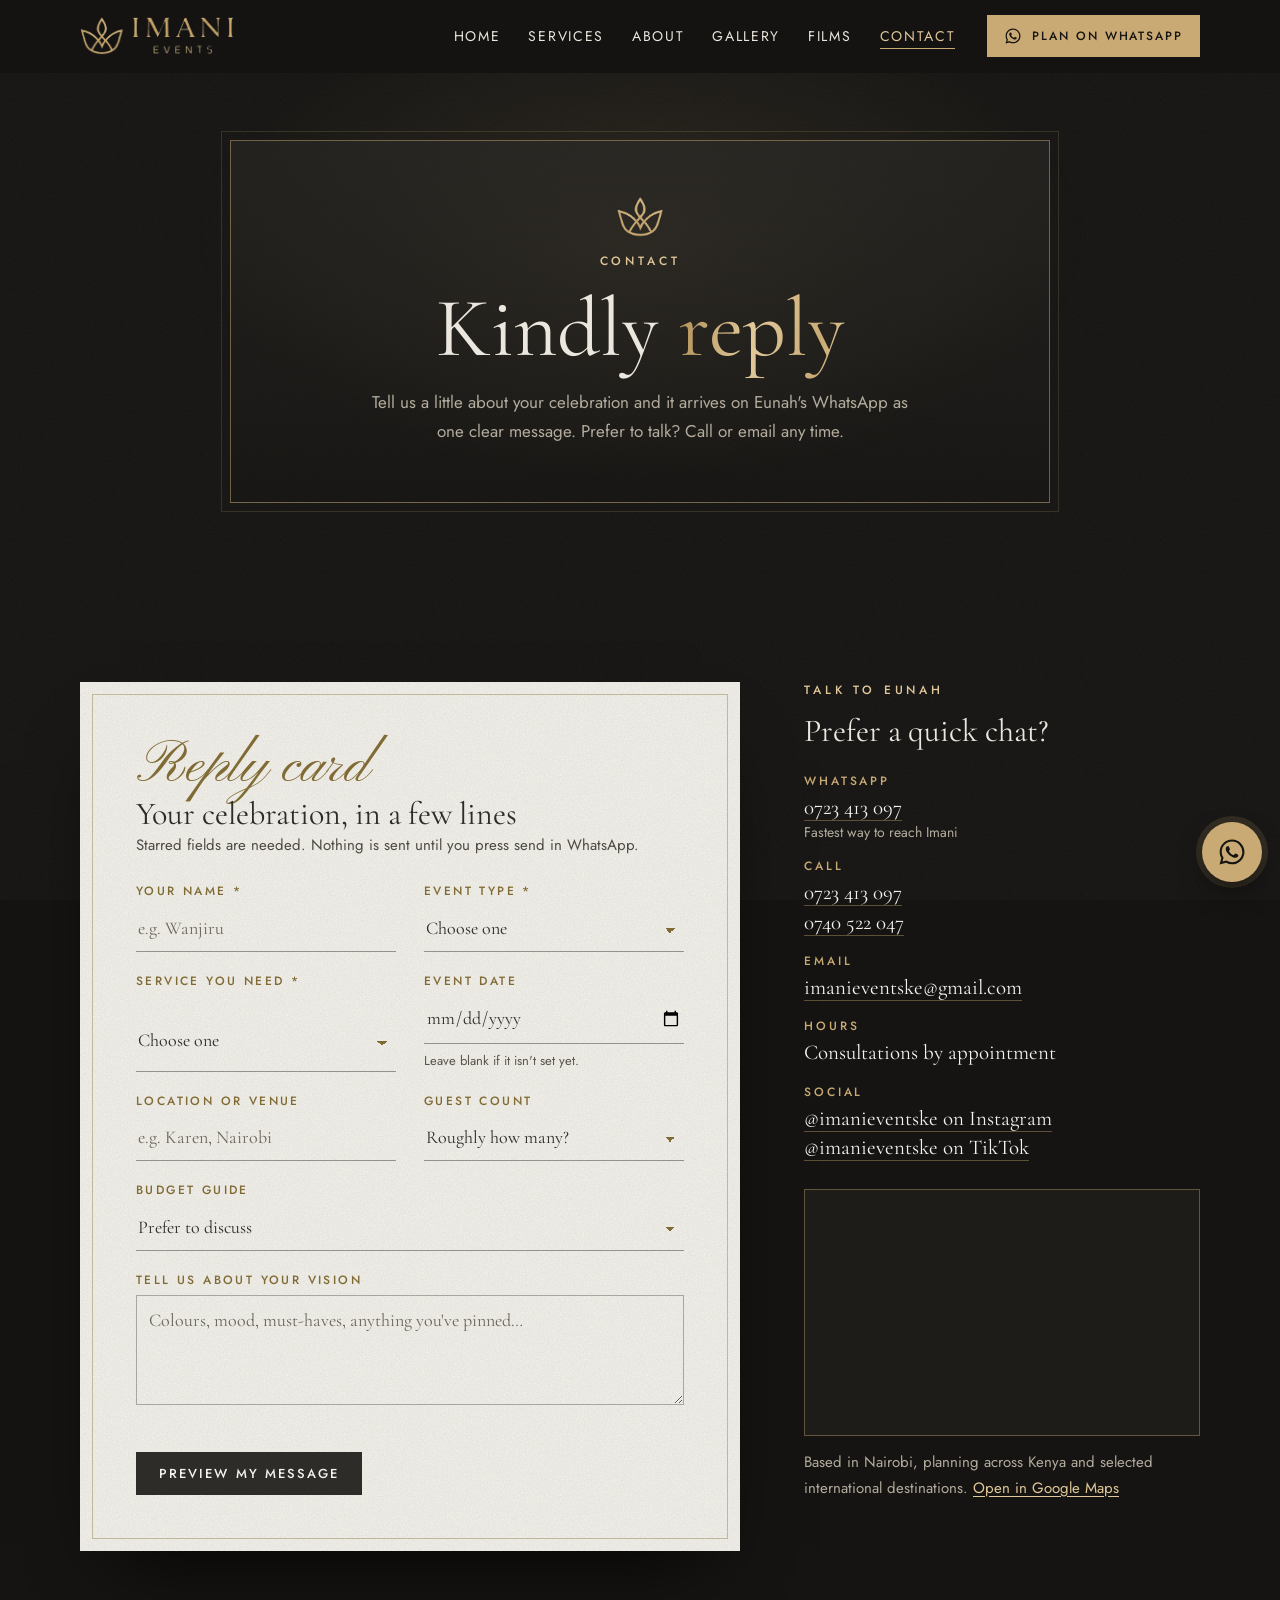
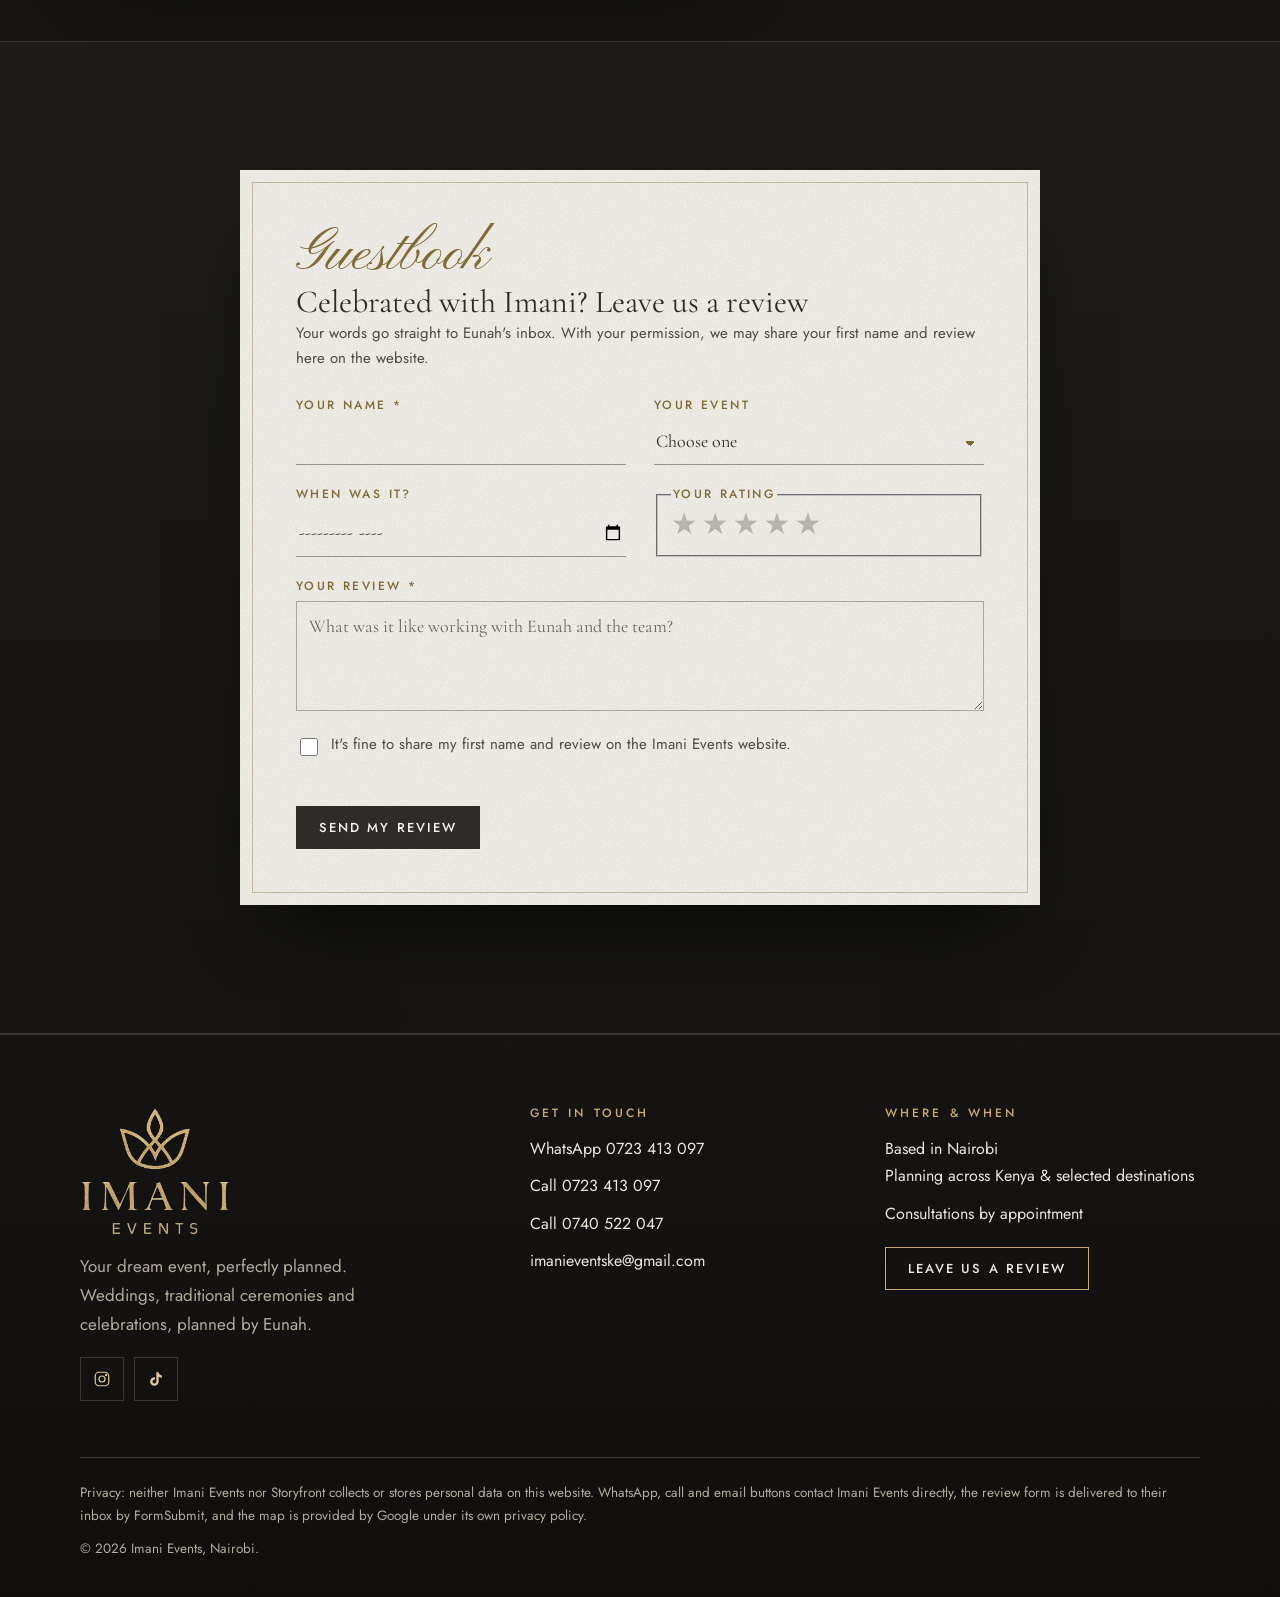
<file: contact.html>
<!doctype html>
<html lang="en-KE">
<head>
<meta charset="utf-8">
<meta name="viewport" content="width=device-width, initial-scale=1, viewport-fit=cover">
<title>Contact & Booking | Imani Events, Nairobi</title>
<meta name="description" content="Plan your wedding, ruracio or celebration with Imani Events. Send a reply card to Eunah on WhatsApp, call 0723 413 097, or leave a review of your event.">
<link rel="canonical" href="https://ignatius-kimeu.github.io/storyfront-imani-events/contact.html">
<meta name="theme-color" content="#151412">
<meta property="og:type" content="website">
<meta property="og:site_name" content="Imani Events">
<meta property="og:locale" content="en_KE">
<meta property="og:title" content="Contact & Booking | Imani Events, Nairobi">
<meta property="og:description" content="Plan your wedding, ruracio or celebration with Imani Events. Send a reply card to Eunah on WhatsApp, call 0723 413 097, or leave a review of your event.">
<meta property="og:url" content="https://ignatius-kimeu.github.io/storyfront-imani-events/contact.html">
<meta property="og:image" content="https://ignatius-kimeu.github.io/storyfront-imani-events/og-image.jpg">
<meta property="og:image:width" content="1200">
<meta property="og:image:height" content="630">
<meta property="og:image:alt" content="Imani Events logo in gold beside a bride and groom sharing a kiss under a blue floral arch">
<meta name="twitter:card" content="summary_large_image">
<meta name="twitter:title" content="Contact & Booking | Imani Events, Nairobi">
<meta name="twitter:description" content="Plan your wedding, ruracio or celebration with Imani Events. Send a reply card to Eunah on WhatsApp, call 0723 413 097, or leave a review of your event.">
<meta name="twitter:image" content="https://ignatius-kimeu.github.io/storyfront-imani-events/og-image.jpg">
<link rel="icon" href="favicon.ico" sizes="any">
<link rel="icon" type="image/png" sizes="32x32" href="favicon-32.png">
<link rel="apple-touch-icon" href="apple-touch-icon.png">
<link rel="preconnect" href="https://fonts.googleapis.com">
<link rel="preconnect" href="https://fonts.gstatic.com" crossorigin>
<link rel="stylesheet" href="https://fonts.googleapis.com/css2?family=Cinzel:wght@400;500&family=Cormorant+Garamond:ital,wght@0,400;0,500;1,400&family=Jost:wght@400;500&family=Pinyon+Script&display=swap">
<link rel="stylesheet" href="css/site.css?v=2">
<script>document.documentElement.classList.add("js")</script>

</head>
<body>
<a class="skip" href="#main">Skip to content</a>
<header class="hdr">
  <div class="wrap hdr-in">
    <a class="brand" href="index.html" aria-label="Imani Events home"><img src="images/brand/imani-header-gold.png" alt="Imani Events" width="640" height="158"></a>
    <nav class="nav" aria-label="Main"><a href="index.html">Home</a><a href="services.html">Services</a><a href="about.html">About</a><a href="gallery.html">Gallery</a><a href="films.html">Films</a><a href="contact.html" aria-current="page">Contact</a></nav>
    <a class="btn hdr-cta" href="https://wa.me/254723413097?text=Hi%20Eunah%2C%20I%20found%20Imani%20Events%20online%20and%20I%27d%20love%20to%20talk%20about%20planning%20my%20event." target="_blank" rel="noopener"><svg viewBox="0 0 24 24" fill="currentColor" aria-hidden="true"><path d="M19.05 4.91A9.82 9.82 0 0 0 12.04 2C6.58 2 2.13 6.45 2.13 11.91c0 1.75.46 3.45 1.32 4.95L2.05 22l5.25-1.38a9.9 9.9 0 0 0 4.74 1.21h.01c5.46 0 9.91-4.45 9.91-9.91 0-2.65-1.03-5.14-2.91-7.01zm-7.01 15.24h-.01a8.23 8.23 0 0 1-4.19-1.15l-.3-.18-3.12.82.83-3.04-.2-.31a8.2 8.2 0 0 1-1.26-4.38c0-4.54 3.7-8.23 8.25-8.23 2.2 0 4.27.86 5.83 2.42a8.18 8.18 0 0 1 2.41 5.83c0 4.54-3.7 8.22-8.24 8.22zm4.52-6.16c-.25-.12-1.47-.72-1.69-.81-.23-.08-.39-.12-.56.12-.17.25-.64.81-.78.97-.14.17-.29.19-.54.06-.25-.12-1.05-.39-1.99-1.23-.74-.66-1.23-1.47-1.38-1.72-.14-.25-.02-.38.11-.51.11-.11.25-.29.37-.43.12-.14.17-.25.25-.41.08-.17.04-.31-.02-.43-.06-.12-.56-1.34-.76-1.84-.2-.48-.41-.42-.56-.43h-.48c-.17 0-.43.06-.66.31-.23.25-.86.85-.86 2.07 0 1.22.89 2.4 1.01 2.56.12.17 1.75 2.67 4.23 3.74.59.26 1.05.41 1.41.52.59.19 1.13.16 1.56.1.48-.07 1.47-.6 1.67-1.18.21-.58.21-1.07.14-1.18-.06-.11-.22-.17-.47-.29z"/></svg>Plan on WhatsApp</a>
    <button class="menu-btn" type="button" aria-label="Open menu" aria-expanded="false" aria-controls="mobile-panel"><span></span></button>
  </div>
</header>
<nav class="mobile-panel" id="mobile-panel" aria-label="Mobile">
  <a class="m-link" href="index.html">Home</a><a class="m-link" href="services.html">Services</a><a class="m-link" href="about.html">About</a><a class="m-link" href="gallery.html">Gallery</a><a class="m-link" href="films.html">Films</a><a class="m-link" href="contact.html" aria-current="page">Contact</a>
  <div class="btn-row">
    <a class="btn" href="https://wa.me/254723413097?text=Hi%20Eunah%2C%20I%20found%20Imani%20Events%20online%20and%20I%27d%20love%20to%20talk%20about%20planning%20my%20event." target="_blank" rel="noopener"><svg viewBox="0 0 24 24" fill="currentColor" aria-hidden="true"><path d="M19.05 4.91A9.82 9.82 0 0 0 12.04 2C6.58 2 2.13 6.45 2.13 11.91c0 1.75.46 3.45 1.32 4.95L2.05 22l5.25-1.38a9.9 9.9 0 0 0 4.74 1.21h.01c5.46 0 9.91-4.45 9.91-9.91 0-2.65-1.03-5.14-2.91-7.01zm-7.01 15.24h-.01a8.23 8.23 0 0 1-4.19-1.15l-.3-.18-3.12.82.83-3.04-.2-.31a8.2 8.2 0 0 1-1.26-4.38c0-4.54 3.7-8.23 8.25-8.23 2.2 0 4.27.86 5.83 2.42a8.18 8.18 0 0 1 2.41 5.83c0 4.54-3.7 8.22-8.24 8.22zm4.52-6.16c-.25-.12-1.47-.72-1.69-.81-.23-.08-.39-.12-.56.12-.17.25-.64.81-.78.97-.14.17-.29.19-.54.06-.25-.12-1.05-.39-1.99-1.23-.74-.66-1.23-1.47-1.38-1.72-.14-.25-.02-.38.11-.51.11-.11.25-.29.37-.43.12-.14.17-.25.25-.41.08-.17.04-.31-.02-.43-.06-.12-.56-1.34-.76-1.84-.2-.48-.41-.42-.56-.43h-.48c-.17 0-.43.06-.66.31-.23.25-.86.85-.86 2.07 0 1.22.89 2.4 1.01 2.56.12.17 1.75 2.67 4.23 3.74.59.26 1.05.41 1.41.52.59.19 1.13.16 1.56.1.48-.07 1.47-.6 1.67-1.18.21-.58.21-1.07.14-1.18-.06-.11-.22-.17-.47-.29z"/></svg>WhatsApp Eunah</a>
    <a class="btn btn-line" href="tel:+254723413097"><svg viewBox="0 0 24 24" fill="none" stroke="currentColor" stroke-width="1.6" aria-hidden="true"><path d="M5 3h4l2 5-2.5 1.5a11 11 0 0 0 6 6L16 13l5 2v4a2 2 0 0 1-2 2A16 16 0 0 1 3 5a2 2 0 0 1 2-2"/></svg>Call</a>
  </div>
</nav><main id="main">
<section class="page-head">
  <div class="wrap">
    <div class="place-card">
      <img class="crown" src="images/brand/imani-crown-gold.png" alt="" width="249" height="218">
      <span class="eyebrow">Contact</span>
      <h1 class="h-xl">Kindly <span class="foil">reply</span></h1>
      <p>Tell us a little about your celebration and it arrives on Eunah's WhatsApp as one clear message. Prefer to talk? Call or email any time.</p>
    </div>
  </div>
</section>
<section class="sec-tight" id="book">
  <div class="wrap contact-grid">
    <div class="reply rise">
      <div class="reply-inner">
        <div class="paper-card reply-face reply-front">
          <span class="script">Reply card</span>
          <h2 class="h-m">Your celebration, in a few lines</h2>
          <p class="p-note">Starred fields are needed. Nothing is sent until you press send in WhatsApp.</p>
          <form id="book-form" novalidate>
            <div class="fields">
              <div class="field"><label for="b-name">Your name *</label><input id="b-name" name="name" required autocomplete="name" placeholder="e.g. Wanjiru"></div>
              <div class="field"><label for="b-event">Event type *</label><select id="b-event" name="event" required><option value="" disabled selected>Choose one</option><option>Wedding</option><option>Traditional wedding / Ruracio</option><option>Destination wedding</option><option>Engagement party</option><option>Bridal shower</option><option>Graduation</option><option>Corporate event</option><option>Private celebration</option><option>Something else</option></select></div>
              <div class="field"><label for="b-service">Service you need *</label><select id="b-service" name="service" required><option value="" disabled selected>Choose one</option><option>Full wedding planning</option><option>Day-of coordination</option><option>Traditional wedding planning</option><option>Bridal assistance</option><option>Décor design & styling</option><option>Vendor sourcing & management</option><option>Destination wedding planning</option><option>Content creation</option><option>Not sure yet, please advise</option></select></div>
              <div class="field"><label for="b-date">Event date</label><input id="b-date" name="date" type="date"><span class="hint">Leave blank if it isn't set yet.</span></div>
              <div class="field"><label for="b-venue">Location or venue</label><input id="b-venue" name="venue" placeholder="e.g. Karen, Nairobi"></div>
              <div class="field"><label for="b-guests">Guest count</label><select id="b-guests" name="guests"><option value="" disabled selected>Roughly how many?</option><option>Under 50</option><option>50–100</option><option>100–200</option><option>200–400</option><option>400+</option><option>Not sure yet</option></select></div>
              <!-- Budget bands are our own placeholders to make the message useful. Confirm the brackets with Eunah, or drop the field if she'd rather talk money on the call. -->
              <div class="field full"><label for="b-budget">Budget guide</label><select id="b-budget" name="budget"><option>Prefer to discuss</option><option>Under KSh 500,000</option><option>KSh 500,000 – 1,000,000</option><option>KSh 1,000,000 – 2,500,000</option><option>Above KSh 2,500,000</option></select></div>
              <div class="field full"><label for="b-vision">Tell us about your vision</label><textarea id="b-vision" name="vision" placeholder="Colours, mood, must-haves, anything you've pinned…"></textarea></div>
            </div>
            <p class="err" id="book-err" role="alert"></p>
            <div class="form-actions"><button class="btn btn-ink" type="submit">Preview my message</button></div>
          </form>
        </div>
        <div class="paper-card reply-face reply-back" aria-hidden="true">
          <span class="script">Ready to send</span>
          <h2 class="h-m">Here's your message</h2>
          <p class="p-note">WhatsApp will open with this message filled in. Check it, then press send.</p>
          <pre class="msg-preview" id="msg-preview"></pre>
          <div class="form-actions">
            <a class="btn btn-ink" id="send-wa" href="https://wa.me/254723413097?text=Hi%20Eunah%2C%20I%20found%20Imani%20Events%20online%20and%20I%27d%20love%20to%20talk%20about%20planning%20my%20event." target="_blank" rel="noopener"><svg viewBox="0 0 24 24" fill="currentColor" aria-hidden="true"><path d="M19.05 4.91A9.82 9.82 0 0 0 12.04 2C6.58 2 2.13 6.45 2.13 11.91c0 1.75.46 3.45 1.32 4.95L2.05 22l5.25-1.38a9.9 9.9 0 0 0 4.74 1.21h.01c5.46 0 9.91-4.45 9.91-9.91 0-2.65-1.03-5.14-2.91-7.01zm-7.01 15.24h-.01a8.23 8.23 0 0 1-4.19-1.15l-.3-.18-3.12.82.83-3.04-.2-.31a8.2 8.2 0 0 1-1.26-4.38c0-4.54 3.7-8.23 8.25-8.23 2.2 0 4.27.86 5.83 2.42a8.18 8.18 0 0 1 2.41 5.83c0 4.54-3.7 8.22-8.24 8.22zm4.52-6.16c-.25-.12-1.47-.72-1.69-.81-.23-.08-.39-.12-.56.12-.17.25-.64.81-.78.97-.14.17-.29.19-.54.06-.25-.12-1.05-.39-1.99-1.23-.74-.66-1.23-1.47-1.38-1.72-.14-.25-.02-.38.11-.51.11-.11.25-.29.37-.43.12-.14.17-.25.25-.41.08-.17.04-.31-.02-.43-.06-.12-.56-1.34-.76-1.84-.2-.48-.41-.42-.56-.43h-.48c-.17 0-.43.06-.66.31-.23.25-.86.85-.86 2.07 0 1.22.89 2.4 1.01 2.56.12.17 1.75 2.67 4.23 3.74.59.26 1.05.41 1.41.52.59.19 1.13.16 1.56.1.48-.07 1.47-.6 1.67-1.18.21-.58.21-1.07.14-1.18-.06-.11-.22-.17-.47-.29z"/></svg>Send on WhatsApp</a>
            <button class="btn btn-paper" type="button" id="edit-msg">Edit details</button>
          </div>
        </div>
      </div>
    </div>
    <aside class="direct rise">
      <div class="sec-head" style="margin:0"><span class="eyebrow">Talk to Eunah</span><h2 class="h-m">Prefer a quick chat?</h2></div>
      <dl>
        <div><dt>WhatsApp</dt><dd><a href="https://wa.me/254723413097?text=Hi%20Eunah%2C%20I%20found%20Imani%20Events%20online%20and%20I%27d%20love%20to%20talk%20about%20planning%20my%20event." target="_blank" rel="noopener">0723 413 097</a><small>Fastest way to reach Imani</small></dd></div>
        <div><dt>Call</dt><dd><a href="tel:+254723413097">0723 413 097</a><br><a href="tel:+254740522047">0740 522 047</a></dd></div>
        <div><dt>Email</dt><dd><a href="mailto:imanieventske@gmail.com">imanieventske@gmail.com</a></dd></div>
        <!-- No published hours or street address (no Google listing yet). "By appointment" and "based in Nairobi" are what we can stand behind. -->
        <div><dt>Hours</dt><dd>Consultations by appointment</dd></div>
        <div><dt>Social</dt><dd><a href="https://www.instagram.com/imanieventske/" target="_blank" rel="noopener">@imanieventske on Instagram</a><br><a href="https://www.tiktok.com/@imanieventske" target="_blank" rel="noopener">@imanieventske on TikTok</a></dd></div>
      </dl>
      <div class="map-row">
        <!-- Keyless Google Maps embed (no API key to restrict). City-level only: Imani hasn't published an address or a Google listing yet. -->
        <div class="map"><iframe title="Map of Nairobi, where Imani Events is based" src="https://maps.google.com/maps?q=Nairobi%2C%20Kenya&amp;z=11&amp;output=embed" loading="lazy" referrerpolicy="no-referrer-when-downgrade"></iframe></div>
        <p class="muted" style="font-size:15px">Based in Nairobi, planning across Kenya and selected international destinations. <a href="https://www.google.com/maps/place/Nairobi,+Kenya" target="_blank" rel="noopener">Open in Google Maps</a></p>
      </div>
    </aside>
  </div>
</section>

<section class="sec card-stock" id="review">
  <div class="wrap" style="max-width:880px">
    <div class="paper-card rise">
      <span class="script">Guestbook</span>
      <h2 class="h-m">Celebrated with Imani? Leave us a review</h2>
      <p class="p-note">Your words go straight to Eunah's inbox. With your permission, we may share your first name and review here on the website.</p>
      <div class="thanks" id="review-thanks" role="status">Thank you! Your review is on its way to Eunah. It means the world.</div>
      <!-- FormSubmit relays this straight to the client's Gmail. The first ever submission triggers a one-time FormSubmit activation email to that inbox;
           Eunah needs to click it before reviews start arriving. _next must be an absolute URL, so update it if the domain changes. -->
      <form id="review-form" action="https://formsubmit.co/imanieventske@gmail.com" method="POST" novalidate>
        <input type="hidden" name="_subject" value="New review from the Imani Events website">
        <input type="hidden" name="_template" value="table">
        <input type="hidden" name="_next" value="https://ignatius-kimeu.github.io/storyfront-imani-events/contact.html?review=thanks#review">
        <input type="text" name="_honey" style="display:none" tabindex="-1" autocomplete="off" aria-hidden="true">
        <div class="fields">
          <div class="field"><label for="r-name">Your name *</label><input id="r-name" name="name" required autocomplete="name"></div>
          <div class="field"><label for="r-event">Your event</label><select id="r-event" name="event"><option value="" disabled selected>Choose one</option><option>Wedding</option><option>Traditional wedding / Ruracio</option><option>Destination wedding</option><option>Engagement party</option><option>Bridal shower</option><option>Graduation</option><option>Corporate event</option><option>Private celebration</option><option>Other</option></select></div>
          <div class="field"><label for="r-month">When was it?</label><input id="r-month" name="event_month" type="month"></div>
          <fieldset class="field"><legend>Your rating</legend>
            <div class="stars">
              <input type="radio" id="s5" name="rating" value="5 stars"><label for="s5" title="5 stars">★<span class="sr-only">5 stars</span></label>
              <input type="radio" id="s4" name="rating" value="4 stars"><label for="s4" title="4 stars">★<span class="sr-only">4 stars</span></label>
              <input type="radio" id="s3" name="rating" value="3 stars"><label for="s3" title="3 stars">★<span class="sr-only">3 stars</span></label>
              <input type="radio" id="s2" name="rating" value="2 stars"><label for="s2" title="2 stars">★<span class="sr-only">2 stars</span></label>
              <input type="radio" id="s1" name="rating" value="1 star"><label for="s1" title="1 star">★<span class="sr-only">1 star</span></label>
            </div>
          </fieldset>
          <div class="field full"><label for="r-review">Your review *</label><textarea id="r-review" name="review" required placeholder="What was it like working with Eunah and the team?"></textarea></div>
          <div class="field full"><label class="check" for="r-ok" style="letter-spacing:0;text-transform:none;font:400 15px/1.5 var(--f-sans);color:#4d4a43"><input type="checkbox" id="r-ok" name="share_permission" value="Yes, OK to share my first name and review on the website">It's fine to share my first name and review on the Imani Events website.</label></div>
        </div>
        <p class="err" id="review-err" role="alert"></p>
        <div class="form-actions"><button class="btn btn-ink" type="submit">Send my review</button></div>
      </form>
    </div>
  </div>
</section>
</main>
<footer class="ftr">
  <div class="wrap">
    <div class="ftr-grid">
      <div class="ftr-brand">
        <img src="images/brand/imani-lockup-gold.png" alt="Imani Events" width="521" height="449" loading="lazy">
        <p>Your dream event, perfectly planned. Weddings, traditional ceremonies and celebrations, planned by Eunah.</p>
        <div class="socials">
          <a href="https://www.instagram.com/imanieventske/" target="_blank" rel="noopener" aria-label="Imani Events on Instagram"><svg viewBox="0 0 24 24" fill="none" stroke="currentColor" stroke-width="1.6" aria-hidden="true"><rect x="3" y="3" width="18" height="18" rx="5"/><circle cx="12" cy="12" r="4"/><circle cx="17.5" cy="6.5" r=".8" fill="currentColor"/></svg></a>
          <a href="https://www.tiktok.com/@imanieventske" target="_blank" rel="noopener" aria-label="Imani Events on TikTok"><svg viewBox="0 0 24 24" fill="currentColor" aria-hidden="true"><path d="M16.6 5.82A4.28 4.28 0 0 1 15.54 3h-3.09v12.4a2.59 2.59 0 0 1-2.59 2.5 2.6 2.6 0 0 1-2.6-2.6 2.6 2.6 0 0 1 3.4-2.47V9.67a5.7 5.7 0 0 0-6.5 5.63A5.69 5.69 0 0 0 9.85 21a5.69 5.69 0 0 0 5.69-5.7V9.01a7.35 7.35 0 0 0 4.3 1.38V7.3a4.3 4.3 0 0 1-3.24-1.48z"/></svg></a>
        </div>
      </div>
      <div>
        <h4>Get in touch</h4>
        <ul>
          <li><a href="https://wa.me/254723413097?text=Hi%20Eunah%2C%20I%20found%20Imani%20Events%20online%20and%20I%27d%20love%20to%20talk%20about%20planning%20my%20event." target="_blank" rel="noopener">WhatsApp 0723 413 097</a></li>
          <li><a href="tel:+254723413097">Call 0723 413 097</a></li>
          <li><a href="tel:+254740522047">Call 0740 522 047</a></li>
          <li><a href="mailto:imanieventske@gmail.com">imanieventske@gmail.com</a></li>
        </ul>
      </div>
      <div>
        <h4>Where &amp; when</h4>
        <!-- Hours aren't published anywhere (no Google listing yet), so "by appointment" is our safe wording. Check with Eunah before going live. -->
        <address>Based in Nairobi<br>Planning across Kenya &amp; selected destinations</address>
        <ul style="margin-top:10px"><li class="muted">Consultations by appointment</li></ul>
        <a class="btn btn-line" href="contact.html#review">Leave us a review</a>
      </div>
    </div>
    <div class="legal">
      <p>Privacy: neither Imani Events nor Storyfront collects or stores personal data on this website. WhatsApp, call and email buttons contact Imani Events directly, the review form is delivered to their inbox by FormSubmit, and the map is provided by Google under its own privacy policy.</p>
      <p>© <span class="yr">2026</span> Imani Events, Nairobi.</p>
    </div>
  </div>
</footer>
<a class="fab" href="https://wa.me/254723413097?text=Hi%20Eunah%2C%20I%20found%20Imani%20Events%20online%20and%20I%27d%20love%20to%20talk%20about%20planning%20my%20event." target="_blank" rel="noopener" aria-label="Chat with Imani Events on WhatsApp"><svg viewBox="0 0 24 24" fill="currentColor" aria-hidden="true"><path d="M19.05 4.91A9.82 9.82 0 0 0 12.04 2C6.58 2 2.13 6.45 2.13 11.91c0 1.75.46 3.45 1.32 4.95L2.05 22l5.25-1.38a9.9 9.9 0 0 0 4.74 1.21h.01c5.46 0 9.91-4.45 9.91-9.91 0-2.65-1.03-5.14-2.91-7.01zm-7.01 15.24h-.01a8.23 8.23 0 0 1-4.19-1.15l-.3-.18-3.12.82.83-3.04-.2-.31a8.2 8.2 0 0 1-1.26-4.38c0-4.54 3.7-8.23 8.25-8.23 2.2 0 4.27.86 5.83 2.42a8.18 8.18 0 0 1 2.41 5.83c0 4.54-3.7 8.22-8.24 8.22zm4.52-6.16c-.25-.12-1.47-.72-1.69-.81-.23-.08-.39-.12-.56.12-.17.25-.64.81-.78.97-.14.17-.29.19-.54.06-.25-.12-1.05-.39-1.99-1.23-.74-.66-1.23-1.47-1.38-1.72-.14-.25-.02-.38.11-.51.11-.11.25-.29.37-.43.12-.14.17-.25.25-.41.08-.17.04-.31-.02-.43-.06-.12-.56-1.34-.76-1.84-.2-.48-.41-.42-.56-.43h-.48c-.17 0-.43.06-.66.31-.23.25-.86.85-.86 2.07 0 1.22.89 2.4 1.01 2.56.12.17 1.75 2.67 4.23 3.74.59.26 1.05.41 1.41.52.59.19 1.13.16 1.56.1.48-.07 1.47-.6 1.67-1.18.21-.58.21-1.07.14-1.18-.06-.11-.22-.17-.47-.29z"/></svg></a>
<script src="js/site.js" defer></script>
</body>
</html>
</file>
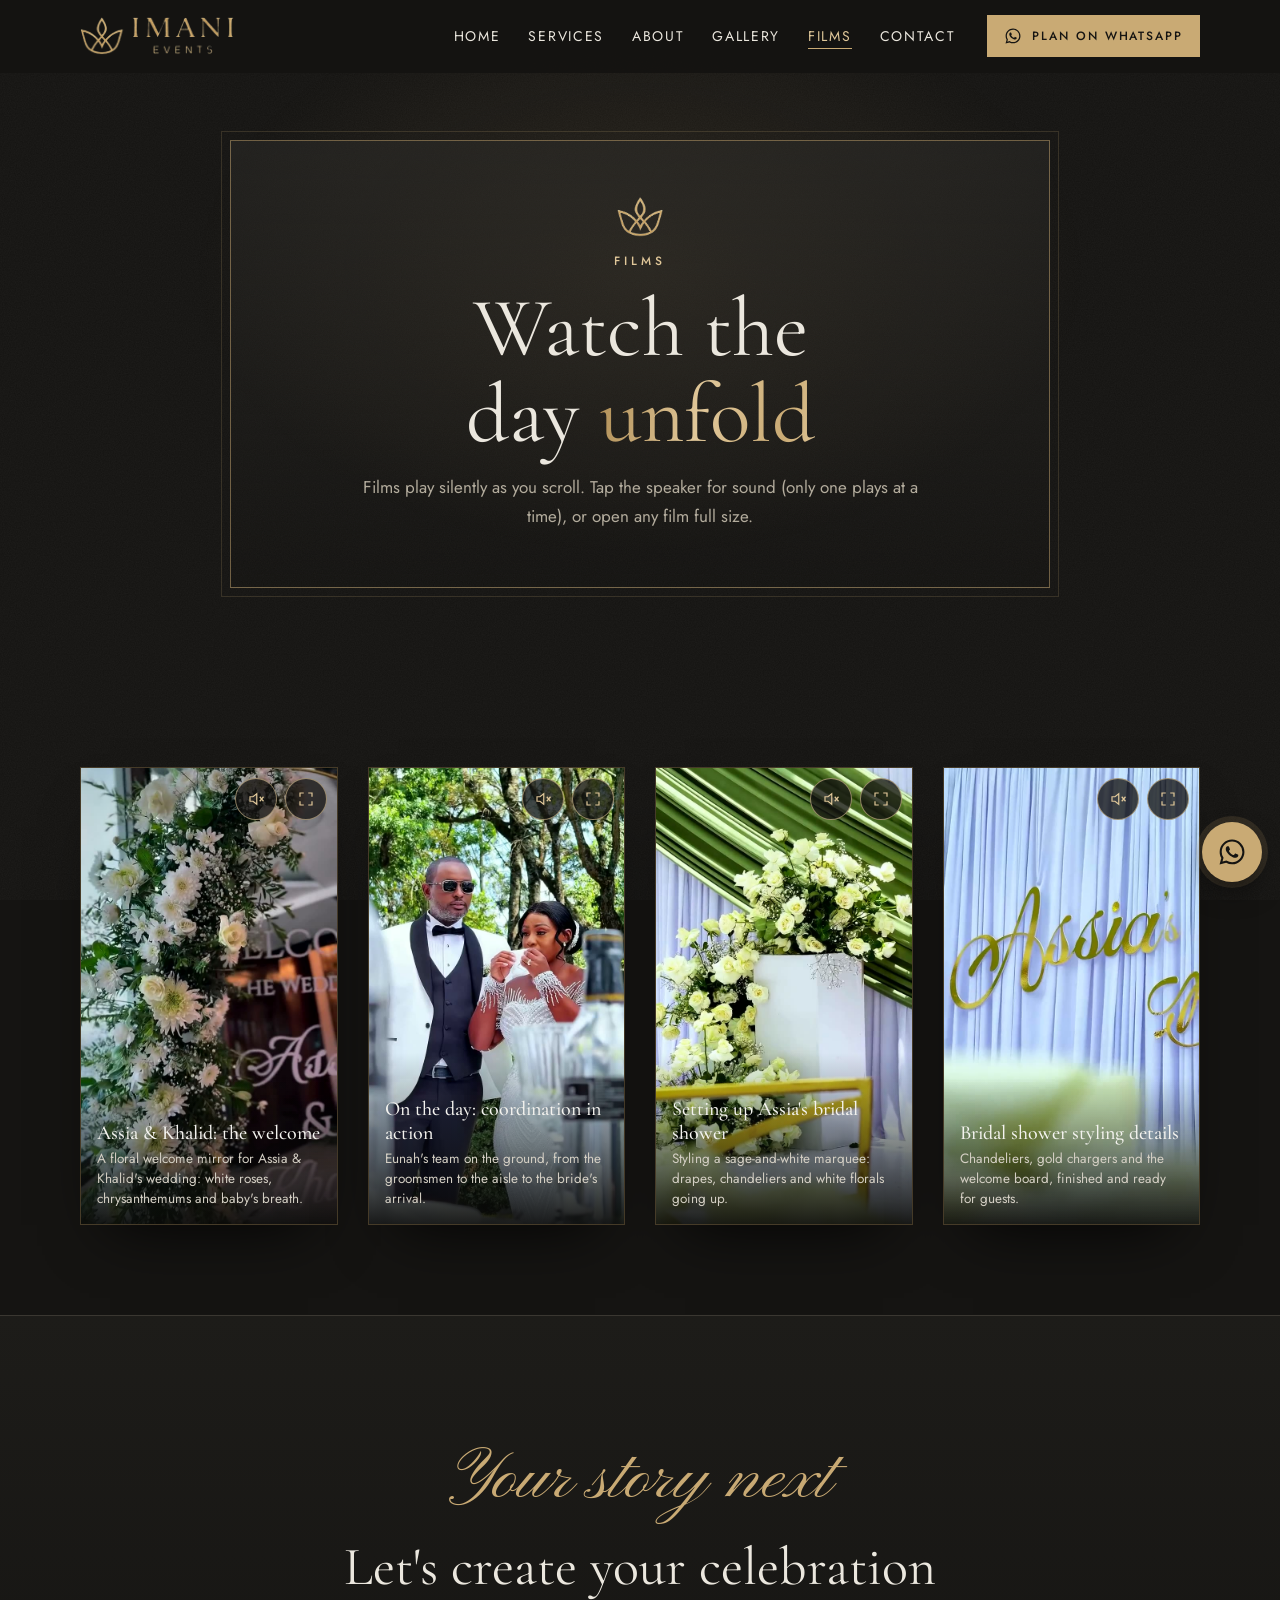
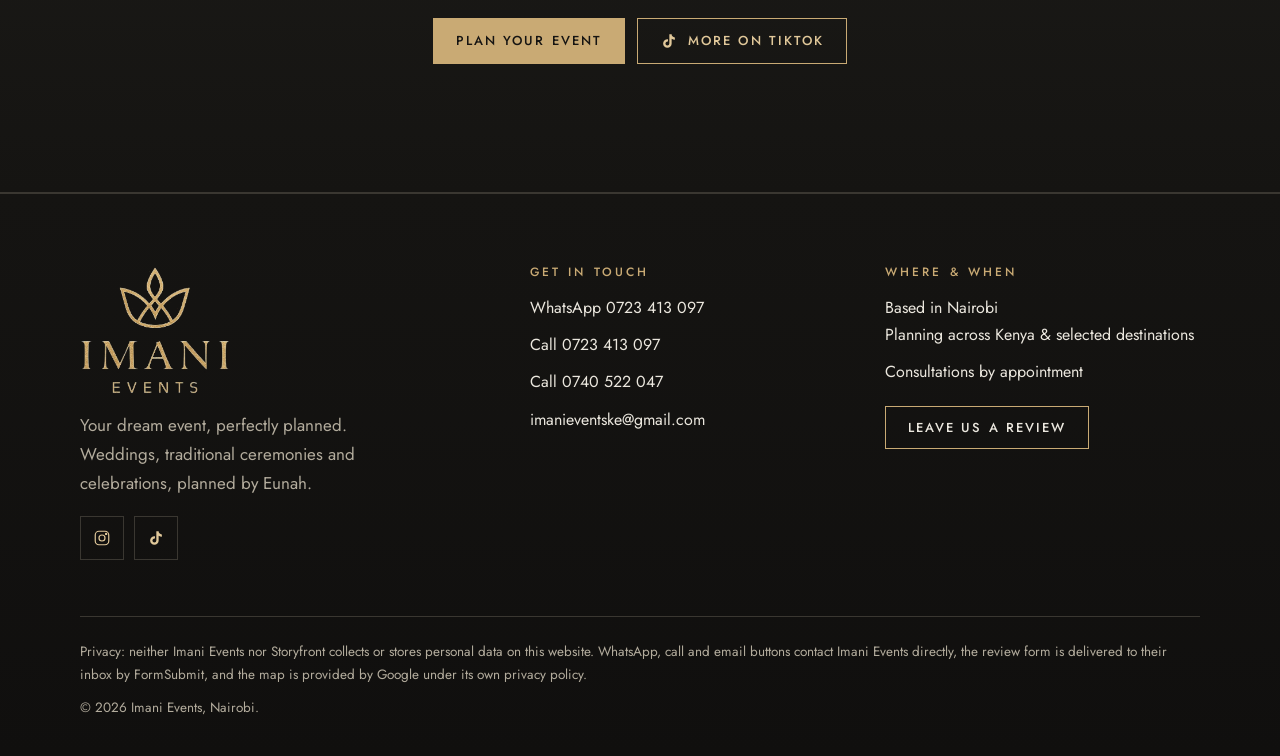
<file: films.html>
<!doctype html>
<html lang="en-KE">
<head>
<meta charset="utf-8">
<meta name="viewport" content="width=device-width, initial-scale=1, viewport-fit=cover">
<title>Films | Imani Events Wedding & Bridal Shower Reels</title>
<meta name="description" content="Watch Imani Events at work: Assia &amp; Khalid&#x27;s wedding welcome, Assia&#x27;s bridal shower setup and styling, and a full day of wedding coordination in Nairobi.">
<link rel="canonical" href="https://ignatius-kimeu.github.io/storyfront-imani-events/films.html">
<meta name="theme-color" content="#151412">
<meta property="og:type" content="website">
<meta property="og:site_name" content="Imani Events">
<meta property="og:locale" content="en_KE">
<meta property="og:title" content="Films | Imani Events Wedding & Bridal Shower Reels">
<meta property="og:description" content="Watch Imani Events at work: Assia &amp; Khalid&#x27;s wedding welcome, Assia&#x27;s bridal shower setup and styling, and a full day of wedding coordination in Nairobi.">
<meta property="og:url" content="https://ignatius-kimeu.github.io/storyfront-imani-events/films.html">
<meta property="og:image" content="https://ignatius-kimeu.github.io/storyfront-imani-events/og-image.jpg">
<meta property="og:image:width" content="1200">
<meta property="og:image:height" content="630">
<meta property="og:image:alt" content="Imani Events logo in gold beside a bride and groom sharing a kiss under a blue floral arch">
<meta name="twitter:card" content="summary_large_image">
<meta name="twitter:title" content="Films | Imani Events Wedding & Bridal Shower Reels">
<meta name="twitter:description" content="Watch Imani Events at work: Assia &amp; Khalid&#x27;s wedding welcome, Assia&#x27;s bridal shower setup and styling, and a full day of wedding coordination in Nairobi.">
<meta name="twitter:image" content="https://ignatius-kimeu.github.io/storyfront-imani-events/og-image.jpg">
<link rel="icon" href="favicon.ico" sizes="any">
<link rel="icon" type="image/png" sizes="32x32" href="favicon-32.png">
<link rel="apple-touch-icon" href="apple-touch-icon.png">
<link rel="preconnect" href="https://fonts.googleapis.com">
<link rel="preconnect" href="https://fonts.gstatic.com" crossorigin>
<link rel="stylesheet" href="https://fonts.googleapis.com/css2?family=Cinzel:wght@400;500&family=Cormorant+Garamond:ital,wght@0,400;0,500;1,400&family=Jost:wght@400;500&family=Pinyon+Script&display=swap">
<link rel="stylesheet" href="css/site.css?v=2">
<script>document.documentElement.classList.add("js")</script>

</head>
<body>
<a class="skip" href="#main">Skip to content</a>
<header class="hdr">
  <div class="wrap hdr-in">
    <a class="brand" href="index.html" aria-label="Imani Events home"><img src="images/brand/imani-header-gold.png" alt="Imani Events" width="640" height="158"></a>
    <nav class="nav" aria-label="Main"><a href="index.html">Home</a><a href="services.html">Services</a><a href="about.html">About</a><a href="gallery.html">Gallery</a><a href="films.html" aria-current="page">Films</a><a href="contact.html">Contact</a></nav>
    <a class="btn hdr-cta" href="https://wa.me/254723413097?text=Hi%20Eunah%2C%20I%20found%20Imani%20Events%20online%20and%20I%27d%20love%20to%20talk%20about%20planning%20my%20event." target="_blank" rel="noopener"><svg viewBox="0 0 24 24" fill="currentColor" aria-hidden="true"><path d="M19.05 4.91A9.82 9.82 0 0 0 12.04 2C6.58 2 2.13 6.45 2.13 11.91c0 1.75.46 3.45 1.32 4.95L2.05 22l5.25-1.38a9.9 9.9 0 0 0 4.74 1.21h.01c5.46 0 9.91-4.45 9.91-9.91 0-2.65-1.03-5.14-2.91-7.01zm-7.01 15.24h-.01a8.23 8.23 0 0 1-4.19-1.15l-.3-.18-3.12.82.83-3.04-.2-.31a8.2 8.2 0 0 1-1.26-4.38c0-4.54 3.7-8.23 8.25-8.23 2.2 0 4.27.86 5.83 2.42a8.18 8.18 0 0 1 2.41 5.83c0 4.54-3.7 8.22-8.24 8.22zm4.52-6.16c-.25-.12-1.47-.72-1.69-.81-.23-.08-.39-.12-.56.12-.17.25-.64.81-.78.97-.14.17-.29.19-.54.06-.25-.12-1.05-.39-1.99-1.23-.74-.66-1.23-1.47-1.38-1.72-.14-.25-.02-.38.11-.51.11-.11.25-.29.37-.43.12-.14.17-.25.25-.41.08-.17.04-.31-.02-.43-.06-.12-.56-1.34-.76-1.84-.2-.48-.41-.42-.56-.43h-.48c-.17 0-.43.06-.66.31-.23.25-.86.85-.86 2.07 0 1.22.89 2.4 1.01 2.56.12.17 1.75 2.67 4.23 3.74.59.26 1.05.41 1.41.52.59.19 1.13.16 1.56.1.48-.07 1.47-.6 1.67-1.18.21-.58.21-1.07.14-1.18-.06-.11-.22-.17-.47-.29z"/></svg>Plan on WhatsApp</a>
    <button class="menu-btn" type="button" aria-label="Open menu" aria-expanded="false" aria-controls="mobile-panel"><span></span></button>
  </div>
</header>
<nav class="mobile-panel" id="mobile-panel" aria-label="Mobile">
  <a class="m-link" href="index.html">Home</a><a class="m-link" href="services.html">Services</a><a class="m-link" href="about.html">About</a><a class="m-link" href="gallery.html">Gallery</a><a class="m-link" href="films.html" aria-current="page">Films</a><a class="m-link" href="contact.html">Contact</a>
  <div class="btn-row">
    <a class="btn" href="https://wa.me/254723413097?text=Hi%20Eunah%2C%20I%20found%20Imani%20Events%20online%20and%20I%27d%20love%20to%20talk%20about%20planning%20my%20event." target="_blank" rel="noopener"><svg viewBox="0 0 24 24" fill="currentColor" aria-hidden="true"><path d="M19.05 4.91A9.82 9.82 0 0 0 12.04 2C6.58 2 2.13 6.45 2.13 11.91c0 1.75.46 3.45 1.32 4.95L2.05 22l5.25-1.38a9.9 9.9 0 0 0 4.74 1.21h.01c5.46 0 9.91-4.45 9.91-9.91 0-2.65-1.03-5.14-2.91-7.01zm-7.01 15.24h-.01a8.23 8.23 0 0 1-4.19-1.15l-.3-.18-3.12.82.83-3.04-.2-.31a8.2 8.2 0 0 1-1.26-4.38c0-4.54 3.7-8.23 8.25-8.23 2.2 0 4.27.86 5.83 2.42a8.18 8.18 0 0 1 2.41 5.83c0 4.54-3.7 8.22-8.24 8.22zm4.52-6.16c-.25-.12-1.47-.72-1.69-.81-.23-.08-.39-.12-.56.12-.17.25-.64.81-.78.97-.14.17-.29.19-.54.06-.25-.12-1.05-.39-1.99-1.23-.74-.66-1.23-1.47-1.38-1.72-.14-.25-.02-.38.11-.51.11-.11.25-.29.37-.43.12-.14.17-.25.25-.41.08-.17.04-.31-.02-.43-.06-.12-.56-1.34-.76-1.84-.2-.48-.41-.42-.56-.43h-.48c-.17 0-.43.06-.66.31-.23.25-.86.85-.86 2.07 0 1.22.89 2.4 1.01 2.56.12.17 1.75 2.67 4.23 3.74.59.26 1.05.41 1.41.52.59.19 1.13.16 1.56.1.48-.07 1.47-.6 1.67-1.18.21-.58.21-1.07.14-1.18-.06-.11-.22-.17-.47-.29z"/></svg>WhatsApp Eunah</a>
    <a class="btn btn-line" href="tel:+254723413097"><svg viewBox="0 0 24 24" fill="none" stroke="currentColor" stroke-width="1.6" aria-hidden="true"><path d="M5 3h4l2 5-2.5 1.5a11 11 0 0 0 6 6L16 13l5 2v4a2 2 0 0 1-2 2A16 16 0 0 1 3 5a2 2 0 0 1 2-2"/></svg>Call</a>
  </div>
</nav><main id="main">
<section class="page-head">
  <div class="wrap">
    <div class="place-card">
      <img class="crown" src="images/brand/imani-crown-gold.png" alt="" width="249" height="218">
      <span class="eyebrow">Films</span>
      <h1 class="h-xl">Watch the day <span class="foil">unfold</span></h1>
      <p>Films play silently as you scroll. Tap the speaker for sound (only one plays at a time), or open any film full size.</p>
    </div>
  </div>
</section>
<section class="sec-tight">
  <div class="wrap films"><figure class="film rise">
  <video muted playsinline loop preload="none" poster="images/poster-assia-khalid-welcome-arch.jpg" data-src="videos/assia-khalid-welcome-arch.mp4" aria-label="Assia & Khalid: the welcome"></video>
  <div class="f-ui"><button class="icon-btn snd" type="button" aria-pressed="false" aria-label="Play sound"><svg viewBox="0 0 24 24" fill="none" stroke="currentColor" stroke-width="1.6"><path d="M4 9v6h4l5 4V5L8 9H4z"/><path d="M17 9l5 6M22 9l-5 6"/></svg></button><button class="icon-btn full" type="button" aria-label="Open full-size player"><svg viewBox="0 0 24 24" fill="none" stroke="currentColor" stroke-width="1.6"><path d="M4 9V4h5M20 9V4h-5M4 15v5h5M20 15v5h-5"/></svg></button></div>
  <figcaption><b>Assia &amp; Khalid: the welcome</b><span>A floral welcome mirror for Assia &amp; Khalid's wedding: white roses, chrysanthemums and baby's breath.</span></figcaption>
</figure><figure class="film rise">
  <video muted playsinline loop preload="none" poster="images/poster-wedding-day-coordination.jpg" data-src="videos/wedding-day-coordination.mp4" aria-label="On the day: coordination in action"></video>
  <div class="f-ui"><button class="icon-btn snd" type="button" aria-pressed="false" aria-label="Play sound"><svg viewBox="0 0 24 24" fill="none" stroke="currentColor" stroke-width="1.6"><path d="M4 9v6h4l5 4V5L8 9H4z"/><path d="M17 9l5 6M22 9l-5 6"/></svg></button><button class="icon-btn full" type="button" aria-label="Open full-size player"><svg viewBox="0 0 24 24" fill="none" stroke="currentColor" stroke-width="1.6"><path d="M4 9V4h5M20 9V4h-5M4 15v5h5M20 15v5h-5"/></svg></button></div>
  <figcaption><b>On the day: coordination in action</b><span>Eunah's team on the ground, from the groomsmen to the aisle to the bride's arrival.</span></figcaption>
</figure><figure class="film rise">
  <video muted playsinline loop preload="none" poster="images/poster-assia-bridal-shower-setup.jpg" data-src="videos/assia-bridal-shower-setup.mp4" aria-label="Setting up Assia's bridal shower"></video>
  <div class="f-ui"><button class="icon-btn snd" type="button" aria-pressed="false" aria-label="Play sound"><svg viewBox="0 0 24 24" fill="none" stroke="currentColor" stroke-width="1.6"><path d="M4 9v6h4l5 4V5L8 9H4z"/><path d="M17 9l5 6M22 9l-5 6"/></svg></button><button class="icon-btn full" type="button" aria-label="Open full-size player"><svg viewBox="0 0 24 24" fill="none" stroke="currentColor" stroke-width="1.6"><path d="M4 9V4h5M20 9V4h-5M4 15v5h5M20 15v5h-5"/></svg></button></div>
  <figcaption><b>Setting up Assia's bridal shower</b><span>Styling a sage-and-white marquee: drapes, chandeliers and white florals going up.</span></figcaption>
</figure><figure class="film rise">
  <video muted playsinline loop preload="none" poster="images/poster-bridal-shower-styling-details.jpg" data-src="videos/bridal-shower-styling-details.mp4" aria-label="Bridal shower styling details"></video>
  <div class="f-ui"><button class="icon-btn snd" type="button" aria-pressed="false" aria-label="Play sound"><svg viewBox="0 0 24 24" fill="none" stroke="currentColor" stroke-width="1.6"><path d="M4 9v6h4l5 4V5L8 9H4z"/><path d="M17 9l5 6M22 9l-5 6"/></svg></button><button class="icon-btn full" type="button" aria-label="Open full-size player"><svg viewBox="0 0 24 24" fill="none" stroke="currentColor" stroke-width="1.6"><path d="M4 9V4h5M20 9V4h-5M4 15v5h5M20 15v5h-5"/></svg></button></div>
  <figcaption><b>Bridal shower styling details</b><span>Chandeliers, gold chargers and the welcome board, finished and ready for guests.</span></figcaption>
</figure></div>
</section>
<section class="sec card-stock">
  <div class="wrap cta-band">
    <span class="script">Your story next</span>
    <h2 class="h-l fold">Let's create your celebration</h2>
    <div class="btn-row" style="justify-content:center">
      <a class="btn" href="contact.html#book">Plan your event</a>
      <a class="btn btn-line" href="https://www.tiktok.com/@imanieventske" target="_blank" rel="noopener"><svg viewBox="0 0 24 24" fill="currentColor" aria-hidden="true"><path d="M16.6 5.82A4.28 4.28 0 0 1 15.54 3h-3.09v12.4a2.59 2.59 0 0 1-2.59 2.5 2.6 2.6 0 0 1-2.6-2.6 2.6 2.6 0 0 1 3.4-2.47V9.67a5.7 5.7 0 0 0-6.5 5.63A5.69 5.69 0 0 0 9.85 21a5.69 5.69 0 0 0 5.69-5.7V9.01a7.35 7.35 0 0 0 4.3 1.38V7.3a4.3 4.3 0 0 1-3.24-1.48z"/></svg>More on TikTok</a>
    </div>
  </div>
</section>
</main>
<footer class="ftr">
  <div class="wrap">
    <div class="ftr-grid">
      <div class="ftr-brand">
        <img src="images/brand/imani-lockup-gold.png" alt="Imani Events" width="521" height="449" loading="lazy">
        <p>Your dream event, perfectly planned. Weddings, traditional ceremonies and celebrations, planned by Eunah.</p>
        <div class="socials">
          <a href="https://www.instagram.com/imanieventske/" target="_blank" rel="noopener" aria-label="Imani Events on Instagram"><svg viewBox="0 0 24 24" fill="none" stroke="currentColor" stroke-width="1.6" aria-hidden="true"><rect x="3" y="3" width="18" height="18" rx="5"/><circle cx="12" cy="12" r="4"/><circle cx="17.5" cy="6.5" r=".8" fill="currentColor"/></svg></a>
          <a href="https://www.tiktok.com/@imanieventske" target="_blank" rel="noopener" aria-label="Imani Events on TikTok"><svg viewBox="0 0 24 24" fill="currentColor" aria-hidden="true"><path d="M16.6 5.82A4.28 4.28 0 0 1 15.54 3h-3.09v12.4a2.59 2.59 0 0 1-2.59 2.5 2.6 2.6 0 0 1-2.6-2.6 2.6 2.6 0 0 1 3.4-2.47V9.67a5.7 5.7 0 0 0-6.5 5.63A5.69 5.69 0 0 0 9.85 21a5.69 5.69 0 0 0 5.69-5.7V9.01a7.35 7.35 0 0 0 4.3 1.38V7.3a4.3 4.3 0 0 1-3.24-1.48z"/></svg></a>
        </div>
      </div>
      <div>
        <h4>Get in touch</h4>
        <ul>
          <li><a href="https://wa.me/254723413097?text=Hi%20Eunah%2C%20I%27ve%20just%20watched%20your%20films%20and%20I%27d%20love%20to%20talk%20about%20my%20event." target="_blank" rel="noopener">WhatsApp 0723 413 097</a></li>
          <li><a href="tel:+254723413097">Call 0723 413 097</a></li>
          <li><a href="tel:+254740522047">Call 0740 522 047</a></li>
          <li><a href="mailto:imanieventske@gmail.com">imanieventske@gmail.com</a></li>
        </ul>
      </div>
      <div>
        <h4>Where &amp; when</h4>
        <!-- Hours aren't published anywhere (no Google listing yet), so "by appointment" is our safe wording. Check with Eunah before going live. -->
        <address>Based in Nairobi<br>Planning across Kenya &amp; selected destinations</address>
        <ul style="margin-top:10px"><li class="muted">Consultations by appointment</li></ul>
        <a class="btn btn-line" href="contact.html#review">Leave us a review</a>
      </div>
    </div>
    <div class="legal">
      <p>Privacy: neither Imani Events nor Storyfront collects or stores personal data on this website. WhatsApp, call and email buttons contact Imani Events directly, the review form is delivered to their inbox by FormSubmit, and the map is provided by Google under its own privacy policy.</p>
      <p>© <span class="yr">2026</span> Imani Events, Nairobi.</p>
    </div>
  </div>
</footer>
<a class="fab" href="https://wa.me/254723413097?text=Hi%20Eunah%2C%20I%27ve%20just%20watched%20your%20films%20and%20I%27d%20love%20to%20talk%20about%20my%20event." target="_blank" rel="noopener" aria-label="Chat with Imani Events on WhatsApp"><svg viewBox="0 0 24 24" fill="currentColor" aria-hidden="true"><path d="M19.05 4.91A9.82 9.82 0 0 0 12.04 2C6.58 2 2.13 6.45 2.13 11.91c0 1.75.46 3.45 1.32 4.95L2.05 22l5.25-1.38a9.9 9.9 0 0 0 4.74 1.21h.01c5.46 0 9.91-4.45 9.91-9.91 0-2.65-1.03-5.14-2.91-7.01zm-7.01 15.24h-.01a8.23 8.23 0 0 1-4.19-1.15l-.3-.18-3.12.82.83-3.04-.2-.31a8.2 8.2 0 0 1-1.26-4.38c0-4.54 3.7-8.23 8.25-8.23 2.2 0 4.27.86 5.83 2.42a8.18 8.18 0 0 1 2.41 5.83c0 4.54-3.7 8.22-8.24 8.22zm4.52-6.16c-.25-.12-1.47-.72-1.69-.81-.23-.08-.39-.12-.56.12-.17.25-.64.81-.78.97-.14.17-.29.19-.54.06-.25-.12-1.05-.39-1.99-1.23-.74-.66-1.23-1.47-1.38-1.72-.14-.25-.02-.38.11-.51.11-.11.25-.29.37-.43.12-.14.17-.25.25-.41.08-.17.04-.31-.02-.43-.06-.12-.56-1.34-.76-1.84-.2-.48-.41-.42-.56-.43h-.48c-.17 0-.43.06-.66.31-.23.25-.86.85-.86 2.07 0 1.22.89 2.4 1.01 2.56.12.17 1.75 2.67 4.23 3.74.59.26 1.05.41 1.41.52.59.19 1.13.16 1.56.1.48-.07 1.47-.6 1.67-1.18.21-.58.21-1.07.14-1.18-.06-.11-.22-.17-.47-.29z"/></svg></a>
<script src="js/site.js" defer></script>
</body>
</html>
</file>
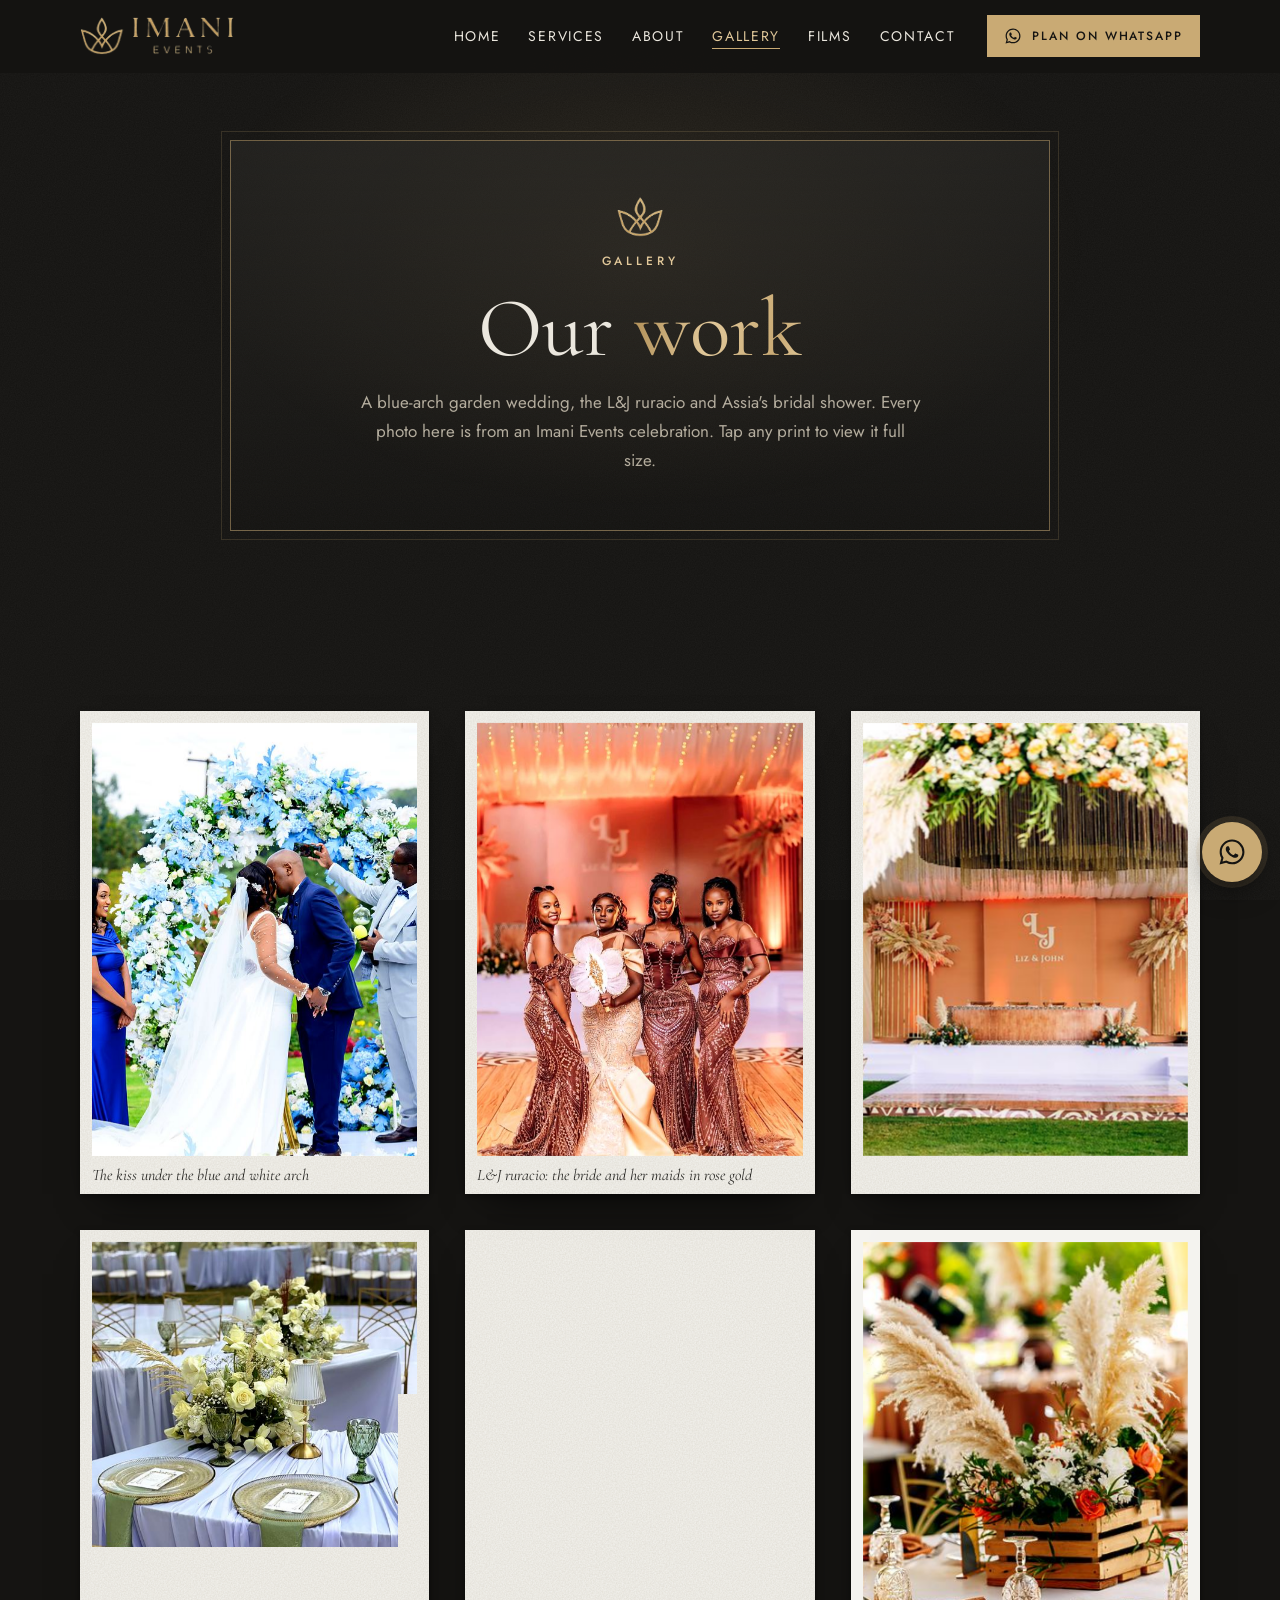
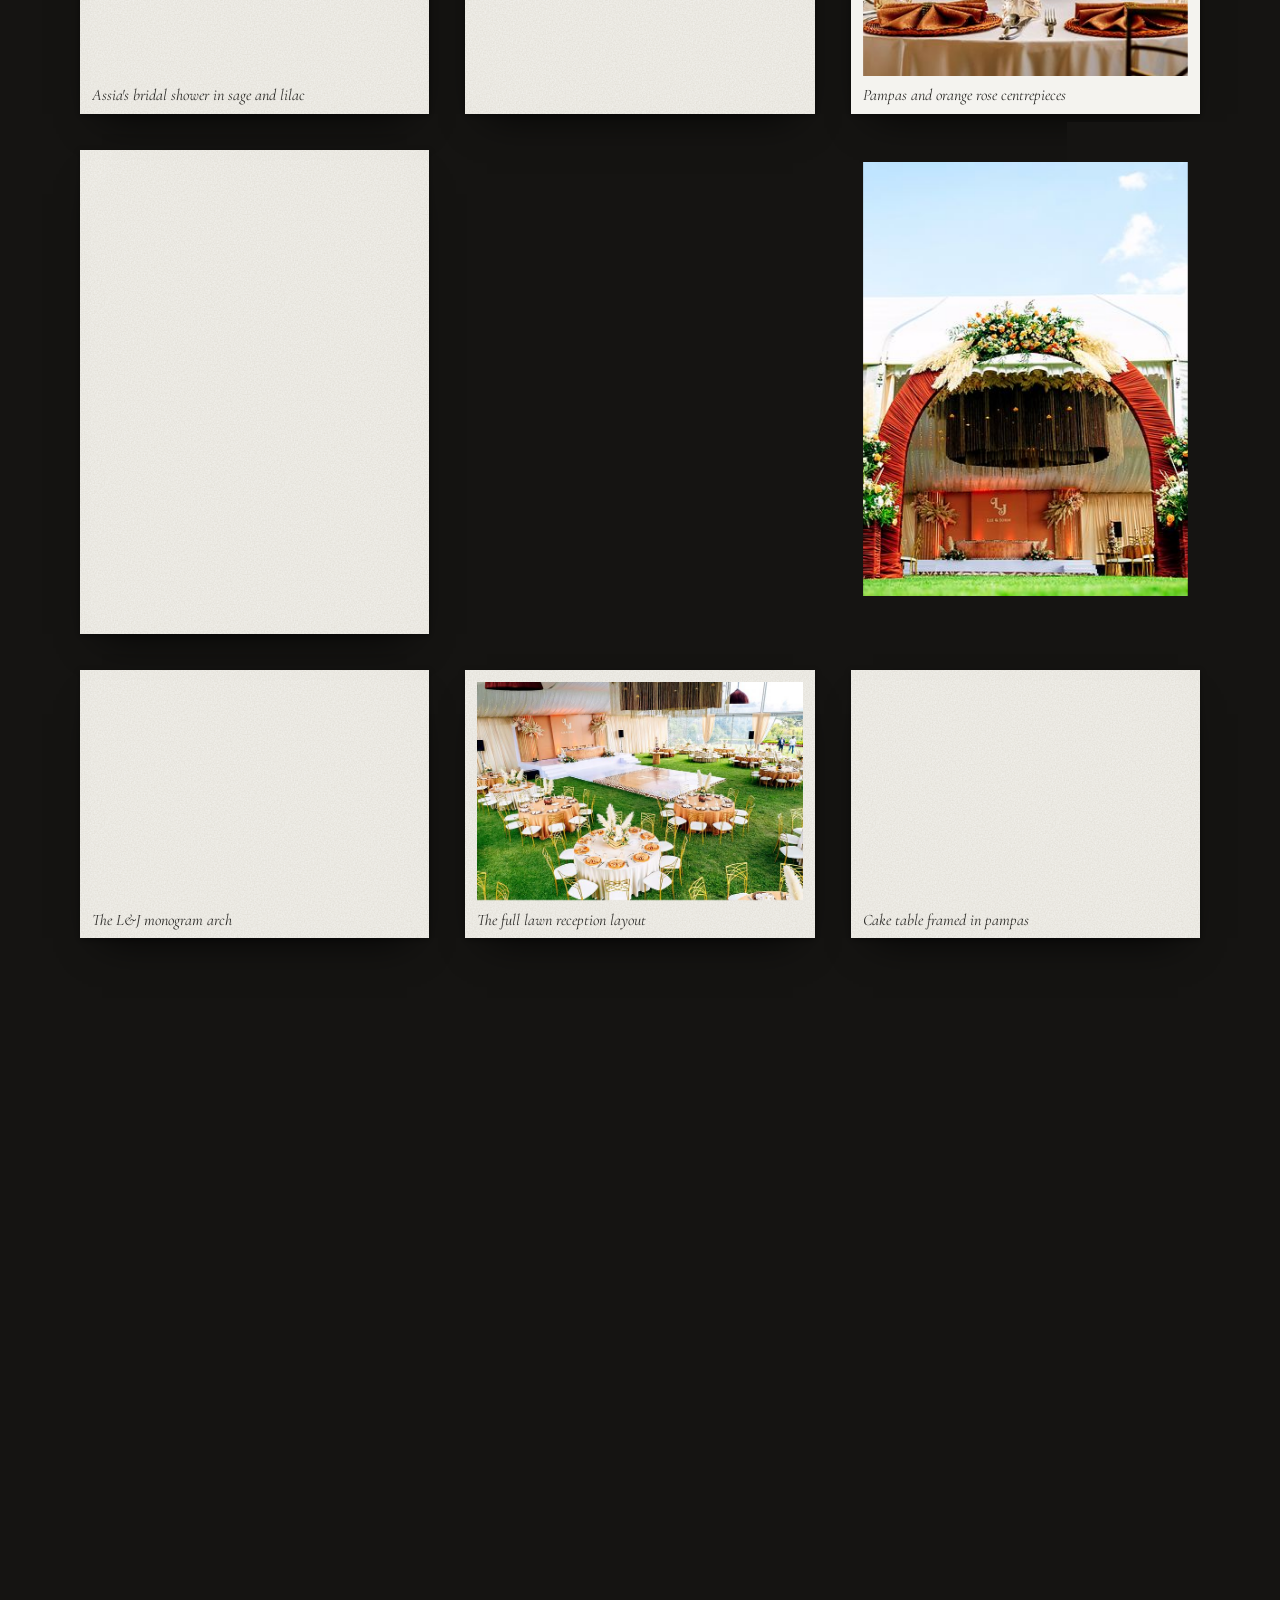
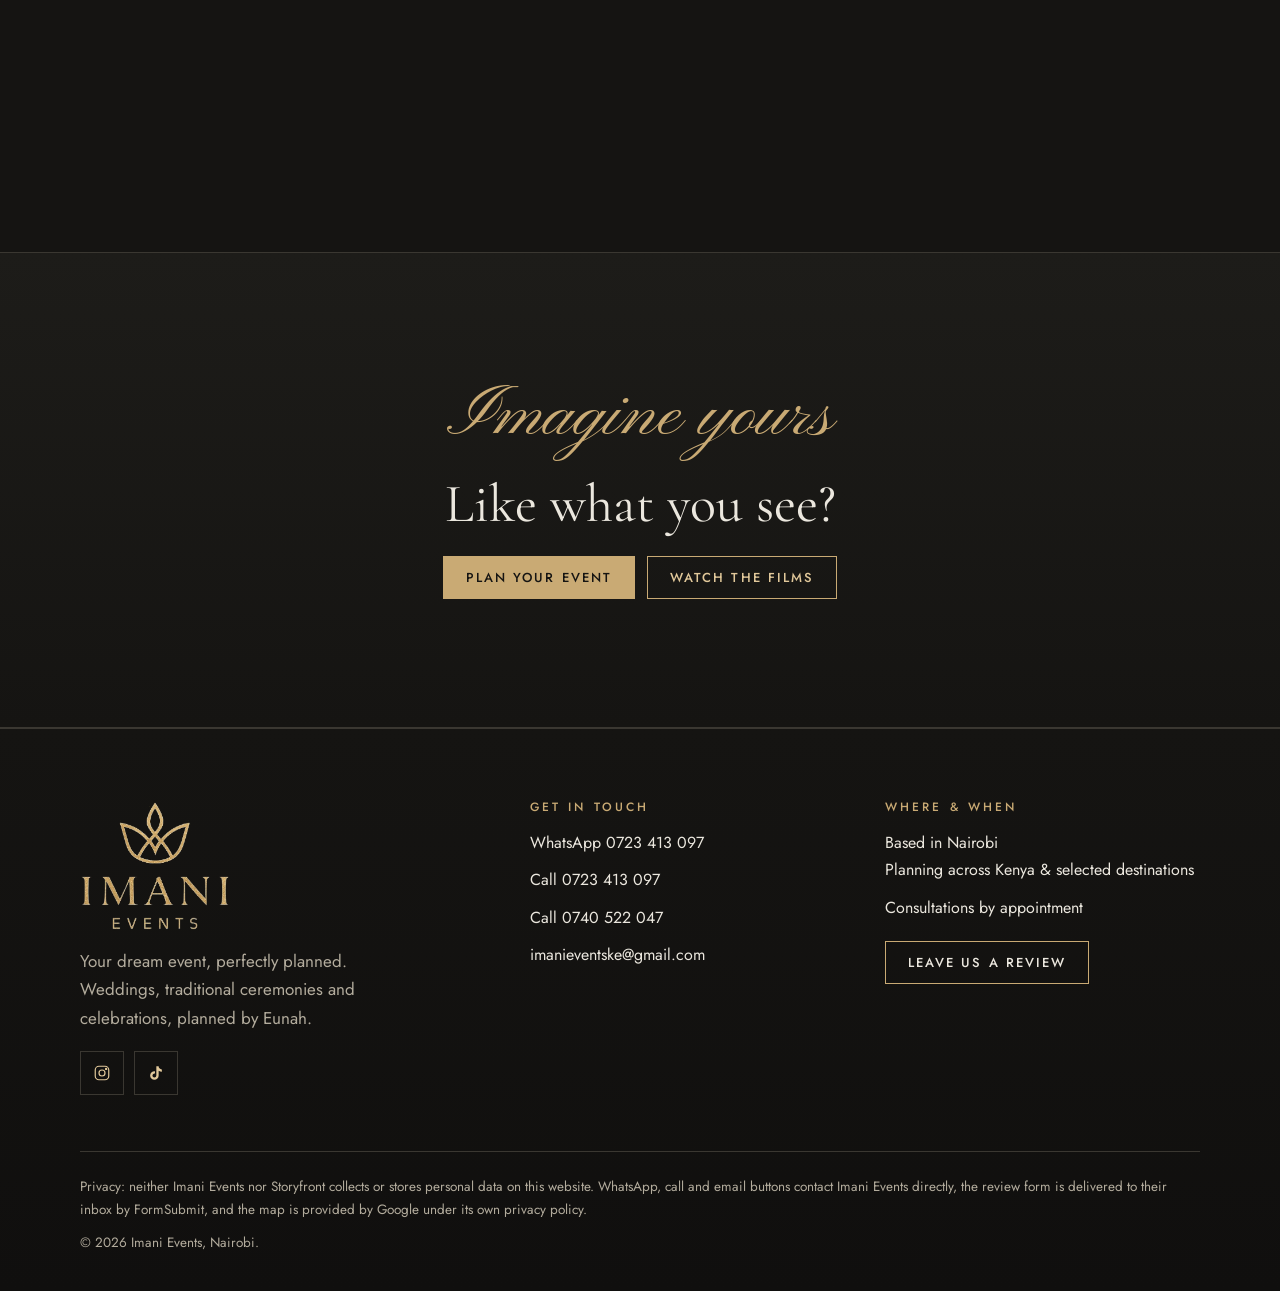
<file: gallery.html>
<!doctype html>
<html lang="en-KE">
<head>
<meta charset="utf-8">
<meta name="viewport" content="width=device-width, initial-scale=1, viewport-fit=cover">
<title>Gallery | Imani Events Weddings, Ruracio & Bridal Showers</title>
<meta name="description" content="Real weddings, ruracio ceremonies and bridal showers planned and styled by Imani Events in Nairobi: arches, tablescapes, pampas florals and couples&#x27; moments.">
<link rel="canonical" href="https://ignatius-kimeu.github.io/storyfront-imani-events/gallery.html">
<meta name="theme-color" content="#151412">
<meta property="og:type" content="website">
<meta property="og:site_name" content="Imani Events">
<meta property="og:locale" content="en_KE">
<meta property="og:title" content="Gallery | Imani Events Weddings, Ruracio & Bridal Showers">
<meta property="og:description" content="Real weddings, ruracio ceremonies and bridal showers planned and styled by Imani Events in Nairobi: arches, tablescapes, pampas florals and couples&#x27; moments.">
<meta property="og:url" content="https://ignatius-kimeu.github.io/storyfront-imani-events/gallery.html">
<meta property="og:image" content="https://ignatius-kimeu.github.io/storyfront-imani-events/og-image.jpg">
<meta property="og:image:width" content="1200">
<meta property="og:image:height" content="630">
<meta property="og:image:alt" content="Imani Events logo in gold beside a bride and groom sharing a kiss under a blue floral arch">
<meta name="twitter:card" content="summary_large_image">
<meta name="twitter:title" content="Gallery | Imani Events Weddings, Ruracio & Bridal Showers">
<meta name="twitter:description" content="Real weddings, ruracio ceremonies and bridal showers planned and styled by Imani Events in Nairobi: arches, tablescapes, pampas florals and couples&#x27; moments.">
<meta name="twitter:image" content="https://ignatius-kimeu.github.io/storyfront-imani-events/og-image.jpg">
<link rel="icon" href="favicon.ico" sizes="any">
<link rel="icon" type="image/png" sizes="32x32" href="favicon-32.png">
<link rel="apple-touch-icon" href="apple-touch-icon.png">
<link rel="preconnect" href="https://fonts.googleapis.com">
<link rel="preconnect" href="https://fonts.gstatic.com" crossorigin>
<link rel="stylesheet" href="https://fonts.googleapis.com/css2?family=Cinzel:wght@400;500&family=Cormorant+Garamond:ital,wght@0,400;0,500;1,400&family=Jost:wght@400;500&family=Pinyon+Script&display=swap">
<link rel="stylesheet" href="css/site.css?v=2">
<script>document.documentElement.classList.add("js")</script>

</head>
<body>
<a class="skip" href="#main">Skip to content</a>
<header class="hdr">
  <div class="wrap hdr-in">
    <a class="brand" href="index.html" aria-label="Imani Events home"><img src="images/brand/imani-header-gold.png" alt="Imani Events" width="640" height="158"></a>
    <nav class="nav" aria-label="Main"><a href="index.html">Home</a><a href="services.html">Services</a><a href="about.html">About</a><a href="gallery.html" aria-current="page">Gallery</a><a href="films.html">Films</a><a href="contact.html">Contact</a></nav>
    <a class="btn hdr-cta" href="https://wa.me/254723413097?text=Hi%20Eunah%2C%20I%20found%20Imani%20Events%20online%20and%20I%27d%20love%20to%20talk%20about%20planning%20my%20event." target="_blank" rel="noopener"><svg viewBox="0 0 24 24" fill="currentColor" aria-hidden="true"><path d="M19.05 4.91A9.82 9.82 0 0 0 12.04 2C6.58 2 2.13 6.45 2.13 11.91c0 1.75.46 3.45 1.32 4.95L2.05 22l5.25-1.38a9.9 9.9 0 0 0 4.74 1.21h.01c5.46 0 9.91-4.45 9.91-9.91 0-2.65-1.03-5.14-2.91-7.01zm-7.01 15.24h-.01a8.23 8.23 0 0 1-4.19-1.15l-.3-.18-3.12.82.83-3.04-.2-.31a8.2 8.2 0 0 1-1.26-4.38c0-4.54 3.7-8.23 8.25-8.23 2.2 0 4.27.86 5.83 2.42a8.18 8.18 0 0 1 2.41 5.83c0 4.54-3.7 8.22-8.24 8.22zm4.52-6.16c-.25-.12-1.47-.72-1.69-.81-.23-.08-.39-.12-.56.12-.17.25-.64.81-.78.97-.14.17-.29.19-.54.06-.25-.12-1.05-.39-1.99-1.23-.74-.66-1.23-1.47-1.38-1.72-.14-.25-.02-.38.11-.51.11-.11.25-.29.37-.43.12-.14.17-.25.25-.41.08-.17.04-.31-.02-.43-.06-.12-.56-1.34-.76-1.84-.2-.48-.41-.42-.56-.43h-.48c-.17 0-.43.06-.66.31-.23.25-.86.85-.86 2.07 0 1.22.89 2.4 1.01 2.56.12.17 1.75 2.67 4.23 3.74.59.26 1.05.41 1.41.52.59.19 1.13.16 1.56.1.48-.07 1.47-.6 1.67-1.18.21-.58.21-1.07.14-1.18-.06-.11-.22-.17-.47-.29z"/></svg>Plan on WhatsApp</a>
    <button class="menu-btn" type="button" aria-label="Open menu" aria-expanded="false" aria-controls="mobile-panel"><span></span></button>
  </div>
</header>
<nav class="mobile-panel" id="mobile-panel" aria-label="Mobile">
  <a class="m-link" href="index.html">Home</a><a class="m-link" href="services.html">Services</a><a class="m-link" href="about.html">About</a><a class="m-link" href="gallery.html" aria-current="page">Gallery</a><a class="m-link" href="films.html">Films</a><a class="m-link" href="contact.html">Contact</a>
  <div class="btn-row">
    <a class="btn" href="https://wa.me/254723413097?text=Hi%20Eunah%2C%20I%20found%20Imani%20Events%20online%20and%20I%27d%20love%20to%20talk%20about%20planning%20my%20event." target="_blank" rel="noopener"><svg viewBox="0 0 24 24" fill="currentColor" aria-hidden="true"><path d="M19.05 4.91A9.82 9.82 0 0 0 12.04 2C6.58 2 2.13 6.45 2.13 11.91c0 1.75.46 3.45 1.32 4.95L2.05 22l5.25-1.38a9.9 9.9 0 0 0 4.74 1.21h.01c5.46 0 9.91-4.45 9.91-9.91 0-2.65-1.03-5.14-2.91-7.01zm-7.01 15.24h-.01a8.23 8.23 0 0 1-4.19-1.15l-.3-.18-3.12.82.83-3.04-.2-.31a8.2 8.2 0 0 1-1.26-4.38c0-4.54 3.7-8.23 8.25-8.23 2.2 0 4.27.86 5.83 2.42a8.18 8.18 0 0 1 2.41 5.83c0 4.54-3.7 8.22-8.24 8.22zm4.52-6.16c-.25-.12-1.47-.72-1.69-.81-.23-.08-.39-.12-.56.12-.17.25-.64.81-.78.97-.14.17-.29.19-.54.06-.25-.12-1.05-.39-1.99-1.23-.74-.66-1.23-1.47-1.38-1.72-.14-.25-.02-.38.11-.51.11-.11.25-.29.37-.43.12-.14.17-.25.25-.41.08-.17.04-.31-.02-.43-.06-.12-.56-1.34-.76-1.84-.2-.48-.41-.42-.56-.43h-.48c-.17 0-.43.06-.66.31-.23.25-.86.85-.86 2.07 0 1.22.89 2.4 1.01 2.56.12.17 1.75 2.67 4.23 3.74.59.26 1.05.41 1.41.52.59.19 1.13.16 1.56.1.48-.07 1.47-.6 1.67-1.18.21-.58.21-1.07.14-1.18-.06-.11-.22-.17-.47-.29z"/></svg>WhatsApp Eunah</a>
    <a class="btn btn-line" href="tel:+254723413097"><svg viewBox="0 0 24 24" fill="none" stroke="currentColor" stroke-width="1.6" aria-hidden="true"><path d="M5 3h4l2 5-2.5 1.5a11 11 0 0 0 6 6L16 13l5 2v4a2 2 0 0 1-2 2A16 16 0 0 1 3 5a2 2 0 0 1 2-2"/></svg>Call</a>
  </div>
</nav><main id="main">
<section class="page-head">
  <div class="wrap">
    <div class="place-card">
      <img class="crown" src="images/brand/imani-crown-gold.png" alt="" width="249" height="218">
      <span class="eyebrow">Gallery</span>
      <h1 class="h-xl">Our <span class="foil">work</span></h1>
      <p>A blue-arch garden wedding, the L&amp;J ruracio and Assia's bridal shower. Every photo here is from an Imani Events celebration. Tap any print to view it full size.</p>
    </div>
  </div>
</section>
<section class="sec-tight">
  <div class="wrap gallery-grid"><button class="print rise" type="button" data-tilt="6" data-lb="gallery" data-full="images/wedding-kiss-blue-floral-arch.jpg" data-caption="The kiss under the blue and white arch" style="--ar:541/720"><img src="images/wedding-kiss-blue-floral-arch-sm.jpg" alt="Bride and groom sharing a kiss beneath a blue and white floral arch as guests photograph the moment" width="541" height="720" loading="lazy"><span class="sheen"></span><figcaption>The kiss under the blue and white arch</figcaption></button><button class="print rise" type="button" data-tilt="6" data-lb="gallery" data-full="images/ruracio-bride-and-maids-rose-gold.jpg" data-caption="L&amp;J ruracio: the bride and her maids in rose gold" style="--ar:558/720"><img src="images/ruracio-bride-and-maids-rose-gold-sm.jpg" alt="Ruracio bride in an ivory corset gown holding a feather fan, with three maids in rose-gold sequin gowns" width="558" height="720" loading="lazy"><span class="sheen"></span><figcaption>L&amp;J ruracio: the bride and her maids in rose gold</figcaption></button><button class="print rise" type="button" data-tilt="6" data-lb="gallery" data-full="images/ruracio-head-table-arch.jpg" data-caption="The L&amp;J head table under a terracotta arch" style="--ar:720/480"><img src="images/ruracio-head-table-arch-sm.jpg" alt="Head table framed by a terracotta-draped arch under a canopy of pampas and blush florals" width="720" height="480" loading="lazy"><span class="sheen"></span><figcaption>The L&amp;J head table under a terracotta arch</figcaption></button><button class="print rise" type="button" data-tilt="6" data-lb="gallery" data-full="images/bridal-shower-sage-lilac-table.jpg" data-caption="Assia&#x27;s bridal shower in sage and lilac" style="--ar:540/720"><img src="images/bridal-shower-sage-lilac-table-sm.jpg" alt="Bridal shower table in lilac linen with sage runners, gold-rim chargers, green goblets and white roses" width="540" height="720" loading="lazy"><span class="sheen"></span><figcaption>Assia&#x27;s bridal shower in sage and lilac</figcaption></button><button class="print rise" type="button" data-tilt="6" data-lb="gallery" data-full="images/wedding-couple-garden-celebration.jpg" data-caption="Garden celebration: dancing on the lawn" style="--ar:540/720"><img src="images/wedding-couple-garden-celebration-sm.jpg" alt="Groom in a white hat dancing toward his bride in a lace gown on the lawn in front of the venue" width="540" height="720" loading="lazy"><span class="sheen"></span><figcaption>Garden celebration: dancing on the lawn</figcaption></button><button class="print rise" type="button" data-tilt="6" data-lb="gallery" data-full="images/ruracio-pampas-centrepiece.jpg" data-caption="Pampas and orange rose centrepieces" style="--ar:720/480"><img src="images/ruracio-pampas-centrepiece-sm.jpg" alt="Pampas grass and orange roses in a wooden crate centrepiece with rust napkins and gold chairs" width="720" height="480" loading="lazy"><span class="sheen"></span><figcaption>Pampas and orange rose centrepieces</figcaption></button><button class="print rise" type="button" data-tilt="6" data-lb="gallery" data-full="images/wedding-first-dance-blue-arch.jpg" data-caption="Just married beside the blue hydrangea arch" style="--ar:540/720"><img src="images/wedding-first-dance-blue-arch-sm.jpg" alt="Bride and groom stepping out hand in hand beside the blue hydrangea arch, bridesmaids in royal blue behind" width="540" height="720" loading="lazy"><span class="sheen"></span><figcaption>Just married beside the blue hydrangea arch</figcaption></button><button class="print rise" type="button" data-tilt="6" data-lb="gallery" data-full="images/ruracio-couple-traditional.jpg" data-caption="L&amp;J ruracio: the couple in gold and ivory" style="--ar:558/720"><img src="images/ruracio-couple-traditional-sm.jpg" alt="Ruracio couple in coordinated gold and ivory looking down together against a blush backdrop" width="558" height="720" loading="lazy"><span class="sheen"></span><figcaption>L&amp;J ruracio: the couple in gold and ivory</figcaption></button><button class="print rise" type="button" data-tilt="6" data-lb="gallery" data-full="images/ruracio-tent-entrance-arch.jpg" data-caption="The marquee entrance arch" style="--ar:720/480"><img src="images/ruracio-tent-entrance-arch-sm.jpg" alt="Marquee entrance framed by a terracotta-draped arch topped with pampas and orange florals" width="720" height="480" loading="lazy"><span class="sheen"></span><figcaption>The marquee entrance arch</figcaption></button><button class="print rise" type="button" data-tilt="6" data-lb="gallery" data-full="images/ruracio-signage-arch-lj.jpg" data-caption="The L&amp;J monogram arch" style="--ar:720/482"><img src="images/ruracio-signage-arch-lj-sm.jpg" alt="Velvet-draped arch on the lawn holding a round &#x27;Ruracio L J&#x27; monogram sign" width="720" height="482" loading="lazy"><span class="sheen"></span><figcaption>The L&amp;J monogram arch</figcaption></button><button class="print rise" type="button" data-tilt="6" data-lb="gallery" data-full="images/ruracio-lawn-reception-overview.jpg" data-caption="The full lawn reception layout" style="--ar:720/480"><img src="images/ruracio-lawn-reception-overview-sm.jpg" alt="Overview of a lawn reception with round tables, gold chairs and a white dance floor" width="720" height="480" loading="lazy"><span class="sheen"></span><figcaption>The full lawn reception layout</figcaption></button><button class="print rise" type="button" data-tilt="6" data-lb="gallery" data-full="images/ruracio-cake-pampas-display.jpg" data-caption="Cake table framed in pampas" style="--ar:720/482"><img src="images/ruracio-cake-pampas-display-sm.jpg" alt="Tiered cake framed by tall pampas plumes and orange blooms" width="720" height="482" loading="lazy"><span class="sheen"></span><figcaption>Cake table framed in pampas</figcaption></button><button class="print rise" type="button" data-tilt="6" data-lb="gallery" data-full="images/ruracio-gold-chair-tables.jpg" data-caption="Guest tables with gold chairs" style="--ar:720/480"><img src="images/ruracio-gold-chair-tables-sm.jpg" alt="Round guest tables in white linen with gold chairs and pampas centrepieces on the lawn" width="720" height="480" loading="lazy"><span class="sheen"></span><figcaption>Guest tables with gold chairs</figcaption></button><button class="print rise" type="button" data-tilt="6" data-lb="gallery" data-full="images/ruracio-guest-tables-drape.jpg" data-caption="Guest tables under ivory drapes" style="--ar:720/480"><img src="images/ruracio-guest-tables-drape-sm.jpg" alt="Guest tables under ivory drapes, with pampas in a terracotta pot and rust napkins" width="720" height="480" loading="lazy"><span class="sheen"></span><figcaption>Guest tables under ivory drapes</figcaption></button><button class="print rise" type="button" data-tilt="6" data-lb="gallery" data-full="images/ruracio-pampas-crate-florals.jpg" data-caption="Up close: pampas, roses and greenery" style="--ar:720/482"><img src="images/ruracio-pampas-crate-florals-sm.jpg" alt="Close-up of a crate arrangement of pampas, orange roses and greenery" width="720" height="482" loading="lazy"><span class="sheen"></span><figcaption>Up close: pampas, roses and greenery</figcaption></button><button class="print rise" type="button" data-tilt="6" data-lb="gallery" data-full="images/bridal-shower-gold-charger-setting.jpg" data-caption="A bridal shower place setting in gold and green" style="--ar:540/720"><img src="images/bridal-shower-gold-charger-setting-sm.jpg" alt="Place setting with a gold beaded charger, green goblet and lamp centrepiece on lilac linen" width="540" height="720" loading="lazy"><span class="sheen"></span><figcaption>A bridal shower place setting in gold and green</figcaption></button></div>
</section>
<section class="sec card-stock">
  <div class="wrap cta-band">
    <span class="script">Imagine yours</span>
    <h2 class="h-l fold">Like what you see?</h2>
    <div class="btn-row" style="justify-content:center">
      <a class="btn" href="contact.html#book">Plan your event</a>
      <a class="btn btn-line" href="films.html">Watch the films</a>
    </div>
  </div>
</section>
</main>
<footer class="ftr">
  <div class="wrap">
    <div class="ftr-grid">
      <div class="ftr-brand">
        <img src="images/brand/imani-lockup-gold.png" alt="Imani Events" width="521" height="449" loading="lazy">
        <p>Your dream event, perfectly planned. Weddings, traditional ceremonies and celebrations, planned by Eunah.</p>
        <div class="socials">
          <a href="https://www.instagram.com/imanieventske/" target="_blank" rel="noopener" aria-label="Imani Events on Instagram"><svg viewBox="0 0 24 24" fill="none" stroke="currentColor" stroke-width="1.6" aria-hidden="true"><rect x="3" y="3" width="18" height="18" rx="5"/><circle cx="12" cy="12" r="4"/><circle cx="17.5" cy="6.5" r=".8" fill="currentColor"/></svg></a>
          <a href="https://www.tiktok.com/@imanieventske" target="_blank" rel="noopener" aria-label="Imani Events on TikTok"><svg viewBox="0 0 24 24" fill="currentColor" aria-hidden="true"><path d="M16.6 5.82A4.28 4.28 0 0 1 15.54 3h-3.09v12.4a2.59 2.59 0 0 1-2.59 2.5 2.6 2.6 0 0 1-2.6-2.6 2.6 2.6 0 0 1 3.4-2.47V9.67a5.7 5.7 0 0 0-6.5 5.63A5.69 5.69 0 0 0 9.85 21a5.69 5.69 0 0 0 5.69-5.7V9.01a7.35 7.35 0 0 0 4.3 1.38V7.3a4.3 4.3 0 0 1-3.24-1.48z"/></svg></a>
        </div>
      </div>
      <div>
        <h4>Get in touch</h4>
        <ul>
          <li><a href="https://wa.me/254723413097?text=Hi%20Eunah%2C%20I%27ve%20just%20seen%20your%20gallery%20and%20I%27d%20love%20to%20plan%20something%20similar." target="_blank" rel="noopener">WhatsApp 0723 413 097</a></li>
          <li><a href="tel:+254723413097">Call 0723 413 097</a></li>
          <li><a href="tel:+254740522047">Call 0740 522 047</a></li>
          <li><a href="mailto:imanieventske@gmail.com">imanieventske@gmail.com</a></li>
        </ul>
      </div>
      <div>
        <h4>Where &amp; when</h4>
        <!-- Hours aren't published anywhere (no Google listing yet), so "by appointment" is our safe wording. Check with Eunah before going live. -->
        <address>Based in Nairobi<br>Planning across Kenya &amp; selected destinations</address>
        <ul style="margin-top:10px"><li class="muted">Consultations by appointment</li></ul>
        <a class="btn btn-line" href="contact.html#review">Leave us a review</a>
      </div>
    </div>
    <div class="legal">
      <p>Privacy: neither Imani Events nor Storyfront collects or stores personal data on this website. WhatsApp, call and email buttons contact Imani Events directly, the review form is delivered to their inbox by FormSubmit, and the map is provided by Google under its own privacy policy.</p>
      <p>© <span class="yr">2026</span> Imani Events, Nairobi.</p>
    </div>
  </div>
</footer>
<a class="fab" href="https://wa.me/254723413097?text=Hi%20Eunah%2C%20I%27ve%20just%20seen%20your%20gallery%20and%20I%27d%20love%20to%20plan%20something%20similar." target="_blank" rel="noopener" aria-label="Chat with Imani Events on WhatsApp"><svg viewBox="0 0 24 24" fill="currentColor" aria-hidden="true"><path d="M19.05 4.91A9.82 9.82 0 0 0 12.04 2C6.58 2 2.13 6.45 2.13 11.91c0 1.75.46 3.45 1.32 4.95L2.05 22l5.25-1.38a9.9 9.9 0 0 0 4.74 1.21h.01c5.46 0 9.91-4.45 9.91-9.91 0-2.65-1.03-5.14-2.91-7.01zm-7.01 15.24h-.01a8.23 8.23 0 0 1-4.19-1.15l-.3-.18-3.12.82.83-3.04-.2-.31a8.2 8.2 0 0 1-1.26-4.38c0-4.54 3.7-8.23 8.25-8.23 2.2 0 4.27.86 5.83 2.42a8.18 8.18 0 0 1 2.41 5.83c0 4.54-3.7 8.22-8.24 8.22zm4.52-6.16c-.25-.12-1.47-.72-1.69-.81-.23-.08-.39-.12-.56.12-.17.25-.64.81-.78.97-.14.17-.29.19-.54.06-.25-.12-1.05-.39-1.99-1.23-.74-.66-1.23-1.47-1.38-1.72-.14-.25-.02-.38.11-.51.11-.11.25-.29.37-.43.12-.14.17-.25.25-.41.08-.17.04-.31-.02-.43-.06-.12-.56-1.34-.76-1.84-.2-.48-.41-.42-.56-.43h-.48c-.17 0-.43.06-.66.31-.23.25-.86.85-.86 2.07 0 1.22.89 2.4 1.01 2.56.12.17 1.75 2.67 4.23 3.74.59.26 1.05.41 1.41.52.59.19 1.13.16 1.56.1.48-.07 1.47-.6 1.67-1.18.21-.58.21-1.07.14-1.18-.06-.11-.22-.17-.47-.29z"/></svg></a>
<script src="js/site.js" defer></script>
</body>
</html>
</file>
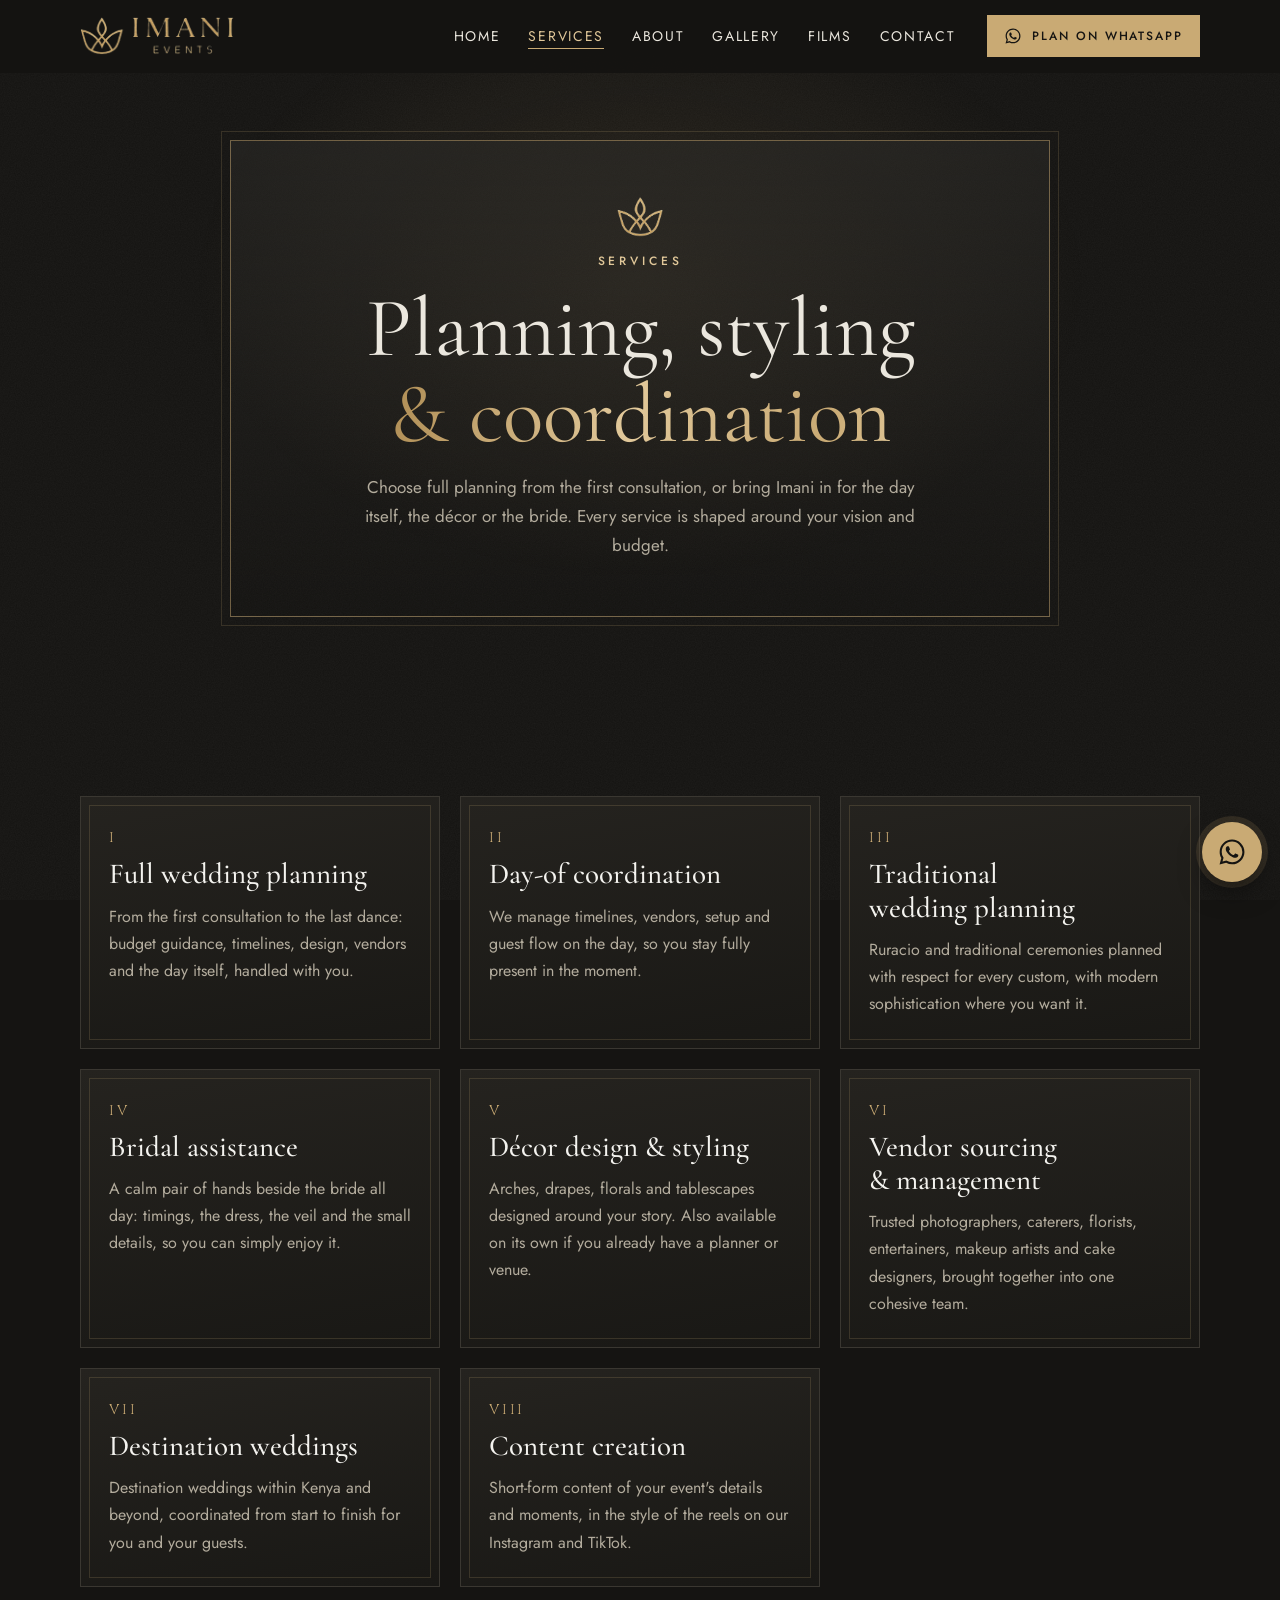
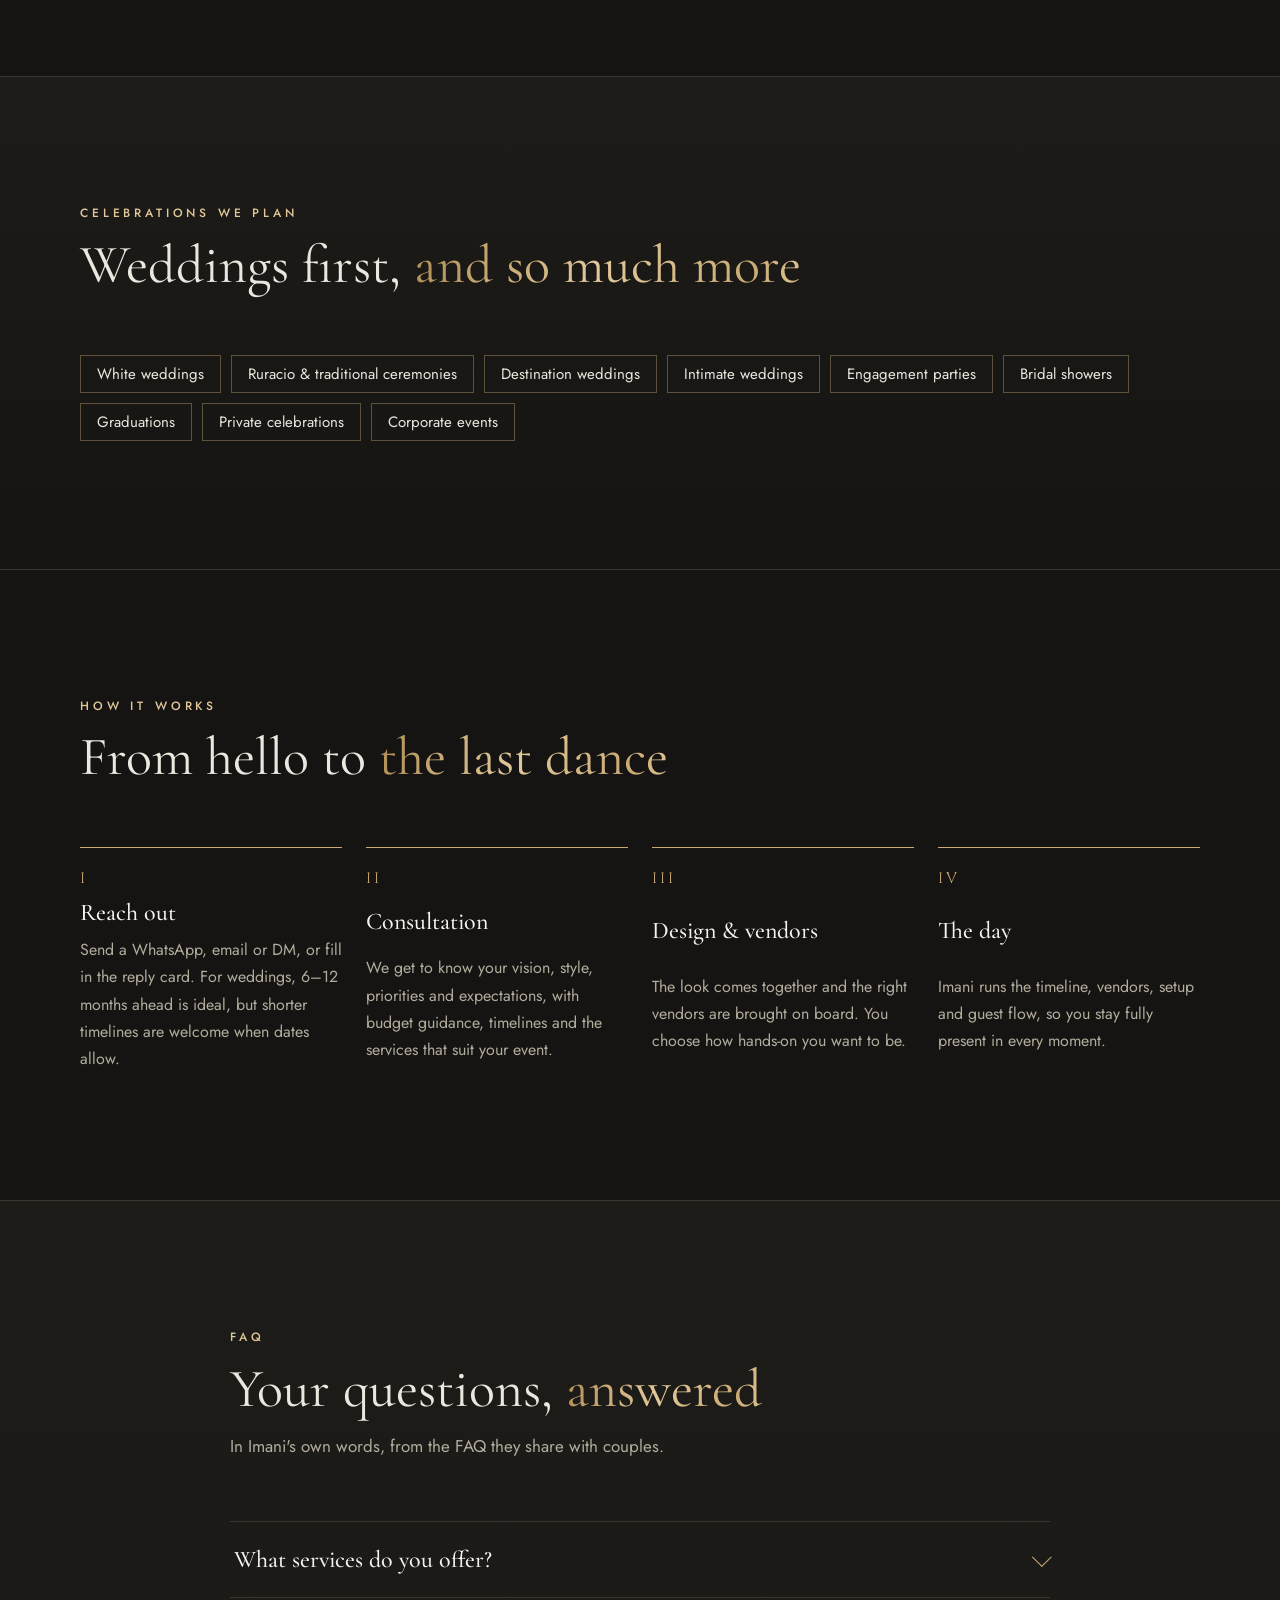
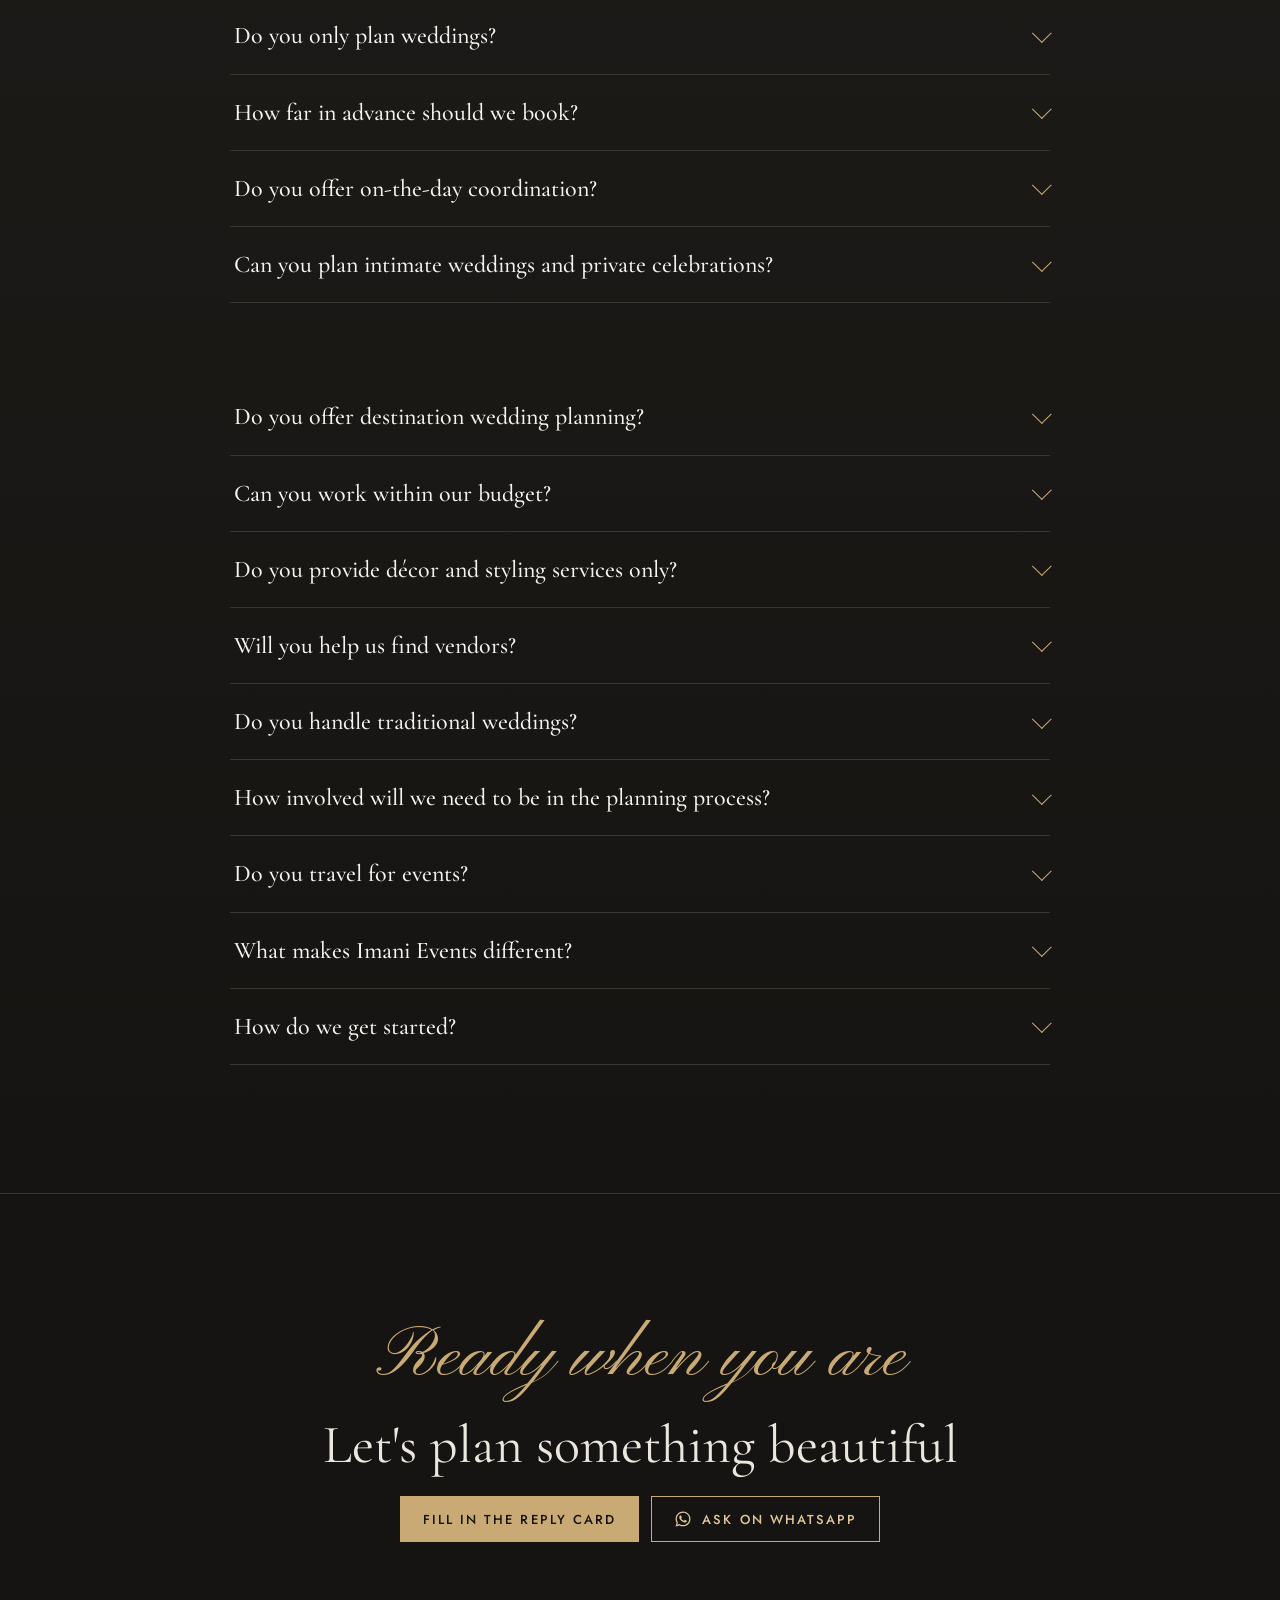
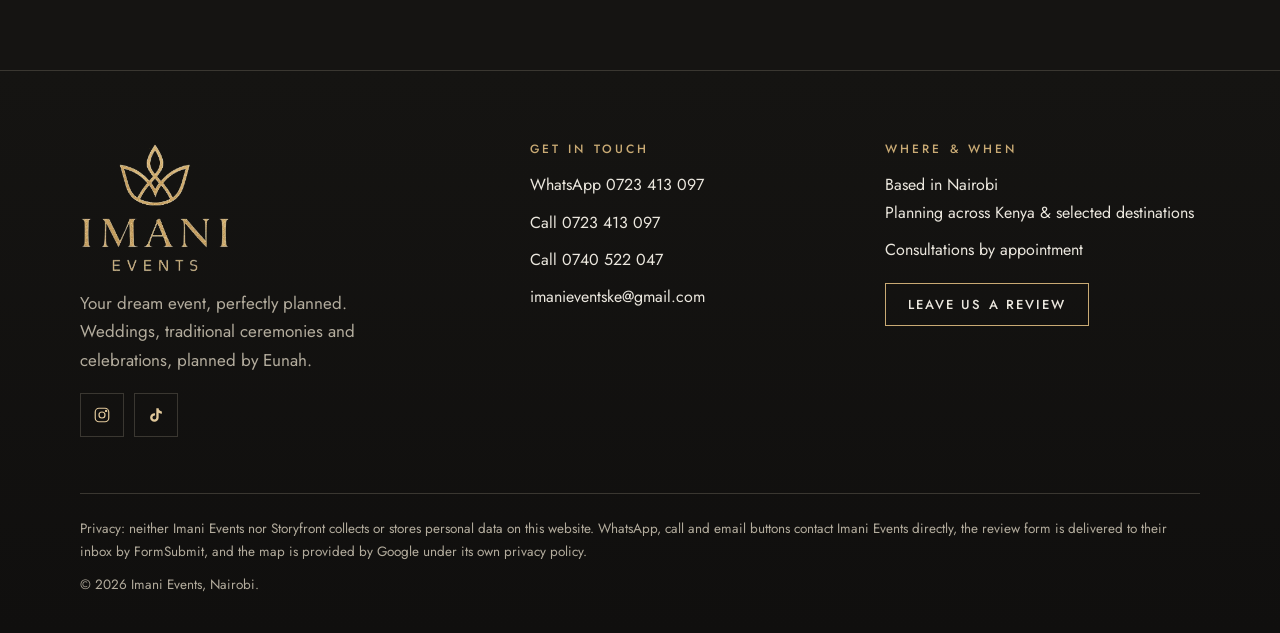
<file: services.html>
<!doctype html>
<html lang="en-KE">
<head>
<meta charset="utf-8">
<meta name="viewport" content="width=device-width, initial-scale=1, viewport-fit=cover">
<title>Services | Imani Events, Wedding Planner Nairobi</title>
<meta name="description" content="Full wedding planning, day-of coordination, ruracio and traditional weddings, bridal assistance, décor styling, vendor sourcing and destination weddings by Imani Events, Nairobi.">
<link rel="canonical" href="https://ignatius-kimeu.github.io/storyfront-imani-events/services.html">
<meta name="theme-color" content="#151412">
<meta property="og:type" content="website">
<meta property="og:site_name" content="Imani Events">
<meta property="og:locale" content="en_KE">
<meta property="og:title" content="Services | Imani Events, Wedding Planner Nairobi">
<meta property="og:description" content="Full wedding planning, day-of coordination, ruracio and traditional weddings, bridal assistance, décor styling, vendor sourcing and destination weddings by Imani Events, Nairobi.">
<meta property="og:url" content="https://ignatius-kimeu.github.io/storyfront-imani-events/services.html">
<meta property="og:image" content="https://ignatius-kimeu.github.io/storyfront-imani-events/og-image.jpg">
<meta property="og:image:width" content="1200">
<meta property="og:image:height" content="630">
<meta property="og:image:alt" content="Imani Events logo in gold beside a bride and groom sharing a kiss under a blue floral arch">
<meta name="twitter:card" content="summary_large_image">
<meta name="twitter:title" content="Services | Imani Events, Wedding Planner Nairobi">
<meta name="twitter:description" content="Full wedding planning, day-of coordination, ruracio and traditional weddings, bridal assistance, décor styling, vendor sourcing and destination weddings by Imani Events, Nairobi.">
<meta name="twitter:image" content="https://ignatius-kimeu.github.io/storyfront-imani-events/og-image.jpg">
<link rel="icon" href="favicon.ico" sizes="any">
<link rel="icon" type="image/png" sizes="32x32" href="favicon-32.png">
<link rel="apple-touch-icon" href="apple-touch-icon.png">
<link rel="preconnect" href="https://fonts.googleapis.com">
<link rel="preconnect" href="https://fonts.gstatic.com" crossorigin>
<link rel="stylesheet" href="https://fonts.googleapis.com/css2?family=Cinzel:wght@400;500&family=Cormorant+Garamond:ital,wght@0,400;0,500;1,400&family=Jost:wght@400;500&family=Pinyon+Script&display=swap">
<link rel="stylesheet" href="css/site.css?v=2">
<script>document.documentElement.classList.add("js")</script>

</head>
<body>
<a class="skip" href="#main">Skip to content</a>
<header class="hdr">
  <div class="wrap hdr-in">
    <a class="brand" href="index.html" aria-label="Imani Events home"><img src="images/brand/imani-header-gold.png" alt="Imani Events" width="640" height="158"></a>
    <nav class="nav" aria-label="Main"><a href="index.html">Home</a><a href="services.html" aria-current="page">Services</a><a href="about.html">About</a><a href="gallery.html">Gallery</a><a href="films.html">Films</a><a href="contact.html">Contact</a></nav>
    <a class="btn hdr-cta" href="https://wa.me/254723413097?text=Hi%20Eunah%2C%20I%20found%20Imani%20Events%20online%20and%20I%27d%20love%20to%20talk%20about%20planning%20my%20event." target="_blank" rel="noopener"><svg viewBox="0 0 24 24" fill="currentColor" aria-hidden="true"><path d="M19.05 4.91A9.82 9.82 0 0 0 12.04 2C6.58 2 2.13 6.45 2.13 11.91c0 1.75.46 3.45 1.32 4.95L2.05 22l5.25-1.38a9.9 9.9 0 0 0 4.74 1.21h.01c5.46 0 9.91-4.45 9.91-9.91 0-2.65-1.03-5.14-2.91-7.01zm-7.01 15.24h-.01a8.23 8.23 0 0 1-4.19-1.15l-.3-.18-3.12.82.83-3.04-.2-.31a8.2 8.2 0 0 1-1.26-4.38c0-4.54 3.7-8.23 8.25-8.23 2.2 0 4.27.86 5.83 2.42a8.18 8.18 0 0 1 2.41 5.83c0 4.54-3.7 8.22-8.24 8.22zm4.52-6.16c-.25-.12-1.47-.72-1.69-.81-.23-.08-.39-.12-.56.12-.17.25-.64.81-.78.97-.14.17-.29.19-.54.06-.25-.12-1.05-.39-1.99-1.23-.74-.66-1.23-1.47-1.38-1.72-.14-.25-.02-.38.11-.51.11-.11.25-.29.37-.43.12-.14.17-.25.25-.41.08-.17.04-.31-.02-.43-.06-.12-.56-1.34-.76-1.84-.2-.48-.41-.42-.56-.43h-.48c-.17 0-.43.06-.66.31-.23.25-.86.85-.86 2.07 0 1.22.89 2.4 1.01 2.56.12.17 1.75 2.67 4.23 3.74.59.26 1.05.41 1.41.52.59.19 1.13.16 1.56.1.48-.07 1.47-.6 1.67-1.18.21-.58.21-1.07.14-1.18-.06-.11-.22-.17-.47-.29z"/></svg>Plan on WhatsApp</a>
    <button class="menu-btn" type="button" aria-label="Open menu" aria-expanded="false" aria-controls="mobile-panel"><span></span></button>
  </div>
</header>
<nav class="mobile-panel" id="mobile-panel" aria-label="Mobile">
  <a class="m-link" href="index.html">Home</a><a class="m-link" href="services.html" aria-current="page">Services</a><a class="m-link" href="about.html">About</a><a class="m-link" href="gallery.html">Gallery</a><a class="m-link" href="films.html">Films</a><a class="m-link" href="contact.html">Contact</a>
  <div class="btn-row">
    <a class="btn" href="https://wa.me/254723413097?text=Hi%20Eunah%2C%20I%20found%20Imani%20Events%20online%20and%20I%27d%20love%20to%20talk%20about%20planning%20my%20event." target="_blank" rel="noopener"><svg viewBox="0 0 24 24" fill="currentColor" aria-hidden="true"><path d="M19.05 4.91A9.82 9.82 0 0 0 12.04 2C6.58 2 2.13 6.45 2.13 11.91c0 1.75.46 3.45 1.32 4.95L2.05 22l5.25-1.38a9.9 9.9 0 0 0 4.74 1.21h.01c5.46 0 9.91-4.45 9.91-9.91 0-2.65-1.03-5.14-2.91-7.01zm-7.01 15.24h-.01a8.23 8.23 0 0 1-4.19-1.15l-.3-.18-3.12.82.83-3.04-.2-.31a8.2 8.2 0 0 1-1.26-4.38c0-4.54 3.7-8.23 8.25-8.23 2.2 0 4.27.86 5.83 2.42a8.18 8.18 0 0 1 2.41 5.83c0 4.54-3.7 8.22-8.24 8.22zm4.52-6.16c-.25-.12-1.47-.72-1.69-.81-.23-.08-.39-.12-.56.12-.17.25-.64.81-.78.97-.14.17-.29.19-.54.06-.25-.12-1.05-.39-1.99-1.23-.74-.66-1.23-1.47-1.38-1.72-.14-.25-.02-.38.11-.51.11-.11.25-.29.37-.43.12-.14.17-.25.25-.41.08-.17.04-.31-.02-.43-.06-.12-.56-1.34-.76-1.84-.2-.48-.41-.42-.56-.43h-.48c-.17 0-.43.06-.66.31-.23.25-.86.85-.86 2.07 0 1.22.89 2.4 1.01 2.56.12.17 1.75 2.67 4.23 3.74.59.26 1.05.41 1.41.52.59.19 1.13.16 1.56.1.48-.07 1.47-.6 1.67-1.18.21-.58.21-1.07.14-1.18-.06-.11-.22-.17-.47-.29z"/></svg>WhatsApp Eunah</a>
    <a class="btn btn-line" href="tel:+254723413097"><svg viewBox="0 0 24 24" fill="none" stroke="currentColor" stroke-width="1.6" aria-hidden="true"><path d="M5 3h4l2 5-2.5 1.5a11 11 0 0 0 6 6L16 13l5 2v4a2 2 0 0 1-2 2A16 16 0 0 1 3 5a2 2 0 0 1 2-2"/></svg>Call</a>
  </div>
</nav><main id="main">
<section class="page-head">
  <div class="wrap">
    <div class="place-card">
      <img class="crown" src="images/brand/imani-crown-gold.png" alt="" width="249" height="218">
      <span class="eyebrow">Services</span>
      <h1 class="h-xl">Planning, styling <span class="foil">&amp; coordination</span></h1>
      <p>Choose full planning from the first consultation, or bring Imani in for the day itself, the décor or the bride. Every service is shaped around your vision and budget.</p>
    </div>
  </div>
</section>
<section class="sec-tight">
  <div class="wrap">
    <!-- Service names come straight from Imani's own "Book your event planning" flyer. Descriptions are built from their FAQ answers;
         bridal assistance and content creation aren't described anywhere, so those two lines are our best reading. Have Eunah sanity-check them. -->
    <div class="svc-grid"><article class="svc rise" id="full-planning" data-tilt="4"><span class="n">I</span><h3>Full wedding planning</h3><p>From the first consultation to the last dance: budget guidance, timelines, design, vendors and the day itself, handled with you.</p></article><article class="svc rise" id="day-of" data-tilt="4"><span class="n">II</span><h3>Day-of coordination</h3><p>We manage timelines, vendors, setup and guest flow on the day, so you stay fully present in the moment.</p></article><article class="svc rise" id="traditional" data-tilt="4"><span class="n">III</span><h3>Traditional wedding planning</h3><p>Ruracio and traditional ceremonies planned with respect for every custom, with modern sophistication where you want it.</p></article><article class="svc rise" id="bridal-assistance" data-tilt="4"><span class="n">IV</span><h3>Bridal assistance</h3><p>A calm pair of hands beside the bride all day: timings, the dress, the veil and the small details, so you can simply enjoy it.</p></article><article class="svc rise" id="decor" data-tilt="4"><span class="n">V</span><h3>Décor design &amp; styling</h3><p>Arches, drapes, florals and tablescapes designed around your story. Also available on its own if you already have a planner or venue.</p></article><article class="svc rise" id="vendors" data-tilt="4"><span class="n">VI</span><h3>Vendor sourcing &amp; management</h3><p>Trusted photographers, caterers, florists, entertainers, makeup artists and cake designers, brought together into one cohesive team.</p></article><article class="svc rise" id="destination" data-tilt="4"><span class="n">VII</span><h3>Destination weddings</h3><p>Destination weddings within Kenya and beyond, coordinated from start to finish for you and your guests.</p></article><article class="svc rise" id="content" data-tilt="4"><span class="n">VIII</span><h3>Content creation</h3><p>Short-form content of your event's details and moments, in the style of the reels on our Instagram and TikTok.</p></article></div>
  </div>
</section>
<section class="sec card-stock">
  <div class="wrap">
    <div class="sec-head"><span class="eyebrow">Celebrations we plan</span><h2 class="h-l fold">Weddings first, <span class="foil">and so much more</span></h2></div>
    <ul class="tags rise">
      <li>White weddings</li><li>Ruracio &amp; traditional ceremonies</li><li>Destination weddings</li><li>Intimate weddings</li><li>Engagement parties</li><li>Bridal showers</li><li>Graduations</li><li>Private celebrations</li><li>Corporate events</li>
    </ul>
  </div>
</section>
<section class="sec">
  <div class="wrap">
    <div class="sec-head"><span class="eyebrow">How it works</span><h2 class="h-l fold">From hello to <span class="foil">the last dance</span></h2></div>
    <ol class="steps">
      <li class="rise"><h3>Reach out</h3><p>Send a WhatsApp, email or DM, or fill in the reply card. For weddings, 6–12 months ahead is ideal, but shorter timelines are welcome when dates allow.</p></li>
      <li class="rise"><h3>Consultation</h3><p>We get to know your vision, style, priorities and expectations, with budget guidance, timelines and the services that suit your event.</p></li>
      <li class="rise"><h3>Design &amp; vendors</h3><p>The look comes together and the right vendors are brought on board. You choose how hands-on you want to be.</p></li>
      <li class="rise"><h3>The day</h3><p>Imani runs the timeline, vendors, setup and guest flow, so you stay fully present in every moment.</p></li>
    </ol>
  </div>
</section>
<section class="sec card-stock" id="faq">
  <div class="wrap" style="max-width:900px">
    <div class="sec-head"><span class="eyebrow">FAQ</span><h2 class="h-l fold">Your questions, <span class="foil">answered</span></h2><p class="muted">In Imani's own words, from the FAQ they share with couples.</p></div>
    <div class="faq"><details class="rise"><summary>What services do you offer?</summary><p>At Imani Events, we offer full wedding planning, event coordination, destination wedding planning, décor styling and design, vendor management, bridal assistance, and traditional wedding planning services tailored to your vision and needs.</p></details><details class="rise"><summary>Do you only plan weddings?</summary><p>While weddings are our specialty, we also plan and coordinate luxury celebrations, private events, bridal showers, engagement parties, corporate events, and intimate gatherings.</p></details><details class="rise"><summary>How far in advance should we book?</summary><p>We recommend booking at least 6–12 months in advance for weddings to allow ample time for planning, vendor sourcing, and securing your preferred dates. However, we also accommodate shorter timelines depending on availability.</p></details><details class="rise"><summary>Do you offer on-the-day coordination?</summary><p>Yes. Our coordination service ensures that your wedding or event runs smoothly while you remain fully present in the moment. We manage timelines, vendors, setup, and guest flow on your behalf.</p></details><details class="rise"><summary>Can you plan intimate weddings and private celebrations?</summary><p>Absolutely. Whether it&#x27;s an intimate gathering or a grand celebration, we create experiences that feel personal, elegant, and unforgettable.</p></details><details class="rise"><summary>What happens during the consultation?</summary><p>Our consultation is an opportunity to understand your vision, style, priorities, and expectations. We&#x27;ll also discuss budget guidance, timelines, and the services best suited for your event.</p></details><details class="rise"><summary>Do you offer destination wedding planning?</summary><p>Yes. We curate and coordinate destination weddings both within Kenya and beyond, ensuring a seamless experience for you and your guests from start to finish.</p></details><details class="rise"><summary>Can you work within our budget?</summary><p>Absolutely. We believe luxury is about experience and intentional design. We work closely with our clients to maximize their budget while maintaining elegance, quality, and attention to detail.</p></details><details class="rise"><summary>Do you provide décor and styling services only?</summary><p>Yes. If you already have a planner or venue but need professional styling and décor execution, we offer standalone décor design and styling services.</p></details><details class="rise"><summary>Will you help us find vendors?</summary><p>Yes. We connect our clients with trusted vendors including photographers, caterers, florists, entertainers, makeup artists, cake designers, and more to ensure a cohesive and elevated event experience.</p></details><details class="rise"><summary>Do you handle traditional weddings?</summary><p>Yes. We beautifully plan and coordinate traditional ceremonies while honoring cultural traditions and incorporating modern sophistication where desired.</p></details><details class="rise"><summary>How involved will we need to be in the planning process?</summary><p>Your level of involvement is entirely up to you. Some clients prefer to be hands-on, while others trust us to manage every detail. We tailor the experience to suit your preferences and lifestyle.</p></details><details class="rise"><summary>Do you travel for events?</summary><p>Yes. We are available for events across Kenya and selected international destinations.</p></details><details class="rise"><summary>What makes Imani Events different?</summary><p>We focus on creating deeply intentional and visually stunning celebrations. Our approach combines refined aesthetics, thoughtful planning, personalized service, and seamless execution to deliver unforgettable experiences.</p></details><details class="rise"><summary>How do we get started?</summary><p>You can begin by reaching out through WhatsApp, email, or social media to schedule a consultation. We&#x27;ll discuss your vision, requirements, and how we can bring your celebration to life.</p></details></div>
  </div>
</section>
<section class="sec">
  <div class="wrap cta-band">
    <span class="script">Ready when you are</span>
    <h2 class="h-l fold">Let's plan something beautiful</h2>
    <div class="btn-row" style="justify-content:center">
      <a class="btn" href="contact.html#book">Fill in the reply card</a>
      <a class="btn btn-line" href="https://wa.me/254723413097?text=Hi%20Eunah%2C%20I%27ve%20looked%20through%20your%20services%20and%20I%27d%20like%20to%20ask%20about%20planning%20my%20event." target="_blank" rel="noopener"><svg viewBox="0 0 24 24" fill="currentColor" aria-hidden="true"><path d="M19.05 4.91A9.82 9.82 0 0 0 12.04 2C6.58 2 2.13 6.45 2.13 11.91c0 1.75.46 3.45 1.32 4.95L2.05 22l5.25-1.38a9.9 9.9 0 0 0 4.74 1.21h.01c5.46 0 9.91-4.45 9.91-9.91 0-2.65-1.03-5.14-2.91-7.01zm-7.01 15.24h-.01a8.23 8.23 0 0 1-4.19-1.15l-.3-.18-3.12.82.83-3.04-.2-.31a8.2 8.2 0 0 1-1.26-4.38c0-4.54 3.7-8.23 8.25-8.23 2.2 0 4.27.86 5.83 2.42a8.18 8.18 0 0 1 2.41 5.83c0 4.54-3.7 8.22-8.24 8.22zm4.52-6.16c-.25-.12-1.47-.72-1.69-.81-.23-.08-.39-.12-.56.12-.17.25-.64.81-.78.97-.14.17-.29.19-.54.06-.25-.12-1.05-.39-1.99-1.23-.74-.66-1.23-1.47-1.38-1.72-.14-.25-.02-.38.11-.51.11-.11.25-.29.37-.43.12-.14.17-.25.25-.41.08-.17.04-.31-.02-.43-.06-.12-.56-1.34-.76-1.84-.2-.48-.41-.42-.56-.43h-.48c-.17 0-.43.06-.66.31-.23.25-.86.85-.86 2.07 0 1.22.89 2.4 1.01 2.56.12.17 1.75 2.67 4.23 3.74.59.26 1.05.41 1.41.52.59.19 1.13.16 1.56.1.48-.07 1.47-.6 1.67-1.18.21-.58.21-1.07.14-1.18-.06-.11-.22-.17-.47-.29z"/></svg>Ask on WhatsApp</a>
    </div>
  </div>
</section>
</main>
<footer class="ftr">
  <div class="wrap">
    <div class="ftr-grid">
      <div class="ftr-brand">
        <img src="images/brand/imani-lockup-gold.png" alt="Imani Events" width="521" height="449" loading="lazy">
        <p>Your dream event, perfectly planned. Weddings, traditional ceremonies and celebrations, planned by Eunah.</p>
        <div class="socials">
          <a href="https://www.instagram.com/imanieventske/" target="_blank" rel="noopener" aria-label="Imani Events on Instagram"><svg viewBox="0 0 24 24" fill="none" stroke="currentColor" stroke-width="1.6" aria-hidden="true"><rect x="3" y="3" width="18" height="18" rx="5"/><circle cx="12" cy="12" r="4"/><circle cx="17.5" cy="6.5" r=".8" fill="currentColor"/></svg></a>
          <a href="https://www.tiktok.com/@imanieventske" target="_blank" rel="noopener" aria-label="Imani Events on TikTok"><svg viewBox="0 0 24 24" fill="currentColor" aria-hidden="true"><path d="M16.6 5.82A4.28 4.28 0 0 1 15.54 3h-3.09v12.4a2.59 2.59 0 0 1-2.59 2.5 2.6 2.6 0 0 1-2.6-2.6 2.6 2.6 0 0 1 3.4-2.47V9.67a5.7 5.7 0 0 0-6.5 5.63A5.69 5.69 0 0 0 9.85 21a5.69 5.69 0 0 0 5.69-5.7V9.01a7.35 7.35 0 0 0 4.3 1.38V7.3a4.3 4.3 0 0 1-3.24-1.48z"/></svg></a>
        </div>
      </div>
      <div>
        <h4>Get in touch</h4>
        <ul>
          <li><a href="https://wa.me/254723413097?text=Hi%20Eunah%2C%20I%27ve%20looked%20through%20your%20services%20and%20I%27d%20like%20to%20ask%20about%20planning%20my%20event." target="_blank" rel="noopener">WhatsApp 0723 413 097</a></li>
          <li><a href="tel:+254723413097">Call 0723 413 097</a></li>
          <li><a href="tel:+254740522047">Call 0740 522 047</a></li>
          <li><a href="mailto:imanieventske@gmail.com">imanieventske@gmail.com</a></li>
        </ul>
      </div>
      <div>
        <h4>Where &amp; when</h4>
        <!-- Hours aren't published anywhere (no Google listing yet), so "by appointment" is our safe wording. Check with Eunah before going live. -->
        <address>Based in Nairobi<br>Planning across Kenya &amp; selected destinations</address>
        <ul style="margin-top:10px"><li class="muted">Consultations by appointment</li></ul>
        <a class="btn btn-line" href="contact.html#review">Leave us a review</a>
      </div>
    </div>
    <div class="legal">
      <p>Privacy: neither Imani Events nor Storyfront collects or stores personal data on this website. WhatsApp, call and email buttons contact Imani Events directly, the review form is delivered to their inbox by FormSubmit, and the map is provided by Google under its own privacy policy.</p>
      <p>© <span class="yr">2026</span> Imani Events, Nairobi.</p>
    </div>
  </div>
</footer>
<a class="fab" href="https://wa.me/254723413097?text=Hi%20Eunah%2C%20I%27ve%20looked%20through%20your%20services%20and%20I%27d%20like%20to%20ask%20about%20planning%20my%20event." target="_blank" rel="noopener" aria-label="Chat with Imani Events on WhatsApp"><svg viewBox="0 0 24 24" fill="currentColor" aria-hidden="true"><path d="M19.05 4.91A9.82 9.82 0 0 0 12.04 2C6.58 2 2.13 6.45 2.13 11.91c0 1.75.46 3.45 1.32 4.95L2.05 22l5.25-1.38a9.9 9.9 0 0 0 4.74 1.21h.01c5.46 0 9.91-4.45 9.91-9.91 0-2.65-1.03-5.14-2.91-7.01zm-7.01 15.24h-.01a8.23 8.23 0 0 1-4.19-1.15l-.3-.18-3.12.82.83-3.04-.2-.31a8.2 8.2 0 0 1-1.26-4.38c0-4.54 3.7-8.23 8.25-8.23 2.2 0 4.27.86 5.83 2.42a8.18 8.18 0 0 1 2.41 5.83c0 4.54-3.7 8.22-8.24 8.22zm4.52-6.16c-.25-.12-1.47-.72-1.69-.81-.23-.08-.39-.12-.56.12-.17.25-.64.81-.78.97-.14.17-.29.19-.54.06-.25-.12-1.05-.39-1.99-1.23-.74-.66-1.23-1.47-1.38-1.72-.14-.25-.02-.38.11-.51.11-.11.25-.29.37-.43.12-.14.17-.25.25-.41.08-.17.04-.31-.02-.43-.06-.12-.56-1.34-.76-1.84-.2-.48-.41-.42-.56-.43h-.48c-.17 0-.43.06-.66.31-.23.25-.86.85-.86 2.07 0 1.22.89 2.4 1.01 2.56.12.17 1.75 2.67 4.23 3.74.59.26 1.05.41 1.41.52.59.19 1.13.16 1.56.1.48-.07 1.47-.6 1.67-1.18.21-.58.21-1.07.14-1.18-.06-.11-.22-.17-.47-.29z"/></svg></a>
<script src="js/site.js" defer></script>
</body>
</html>
</file>
<file: css/site.css>
/* Imani Events — "Ivory Atelier on black card stock" (P1 Onyx & Gilt + D2 + H8 Invitation hero)
   Palette pulled at pixel level from the client's onyx logo card. Ivory is used only as *paper*
   (the invitation letter, photo prints, the reply card and the guestbook). */
:root{
  --onyx:#151412;      /* logo card ground */
  --card:#1d1c19;      /* raised card stock */
  --charcoal:#2d2c29;  /* logo card highlight */
  --line:#3a3731;
  --gilt:#c9aa74;      /* logo foil, mid */
  --champagne:#e1c89a; /* logo foil, highlight */
  --gilt-shadow:#af8d54;
  --ivory:#f4f3ef;     /* paper */
  --paper:#efebe2;
  --ink:#2d2c29;       /* text on paper */
  --deep-gold:#806b35; /* gold for text on paper (4.6:1 on ivory) */
  --text:#ebe7de;      /* body on onyx */
  --muted:#b3ac9d;     /* 8.9:1 on onyx */

  --f-display:"Cinzel","Trajan Pro",Georgia,serif;
  --f-serif:"Cormorant Garamond","Cormorant",Georgia,serif;
  --f-sans:"Jost","Avenir Next","Segoe UI",system-ui,sans-serif;
  --f-script:"Pinyon Script","Snell Roundhand","Brush Script MT",cursive;

  --gutter:clamp(16px,4vw,40px);
  --max:1200px;
  --ease:cubic-bezier(.22,.7,.2,1);
  --foil:linear-gradient(100deg,#af8d54 0%,#e1c89a 22%,#c9aa74 40%,#f1dcb2 52%,#b8975e 70%,#e1c89a 88%,#af8d54 100%);
  --noise:url("data:image/svg+xml,%3Csvg xmlns='http://www.w3.org/2000/svg' width='220' height='220'%3E%3Cfilter id='n'%3E%3CfeTurbulence type='fractalNoise' baseFrequency='.85' numOctaves='3' stitchTiles='stitch'/%3E%3CfeColorMatrix values='0 0 0 0 1 0 0 0 0 1 0 0 0 0 1 0 0 0 .55 0'/%3E%3C/filter%3E%3Crect width='100%25' height='100%25' filter='url(%23n)'/%3E%3C/svg%3E");
  --paper-noise:url("data:image/svg+xml,%3Csvg xmlns='http://www.w3.org/2000/svg' width='180' height='180'%3E%3Cfilter id='n'%3E%3CfeTurbulence type='fractalNoise' baseFrequency='.7' numOctaves='2' stitchTiles='stitch'/%3E%3CfeColorMatrix values='0 0 0 0 .35 0 0 0 0 .3 0 0 0 0 .2 0 0 0 .22 0'/%3E%3C/filter%3E%3Crect width='100%25' height='100%25' filter='url(%23n)'/%3E%3C/svg%3E");
}
*,*::before,*::after{box-sizing:border-box}
html{-webkit-text-size-adjust:100%;scroll-behavior:smooth}
body{margin:0;background:var(--onyx);color:var(--text);font:400 17px/1.7 var(--f-sans);overflow-x:hidden;-webkit-font-smoothing:antialiased}
/* card-stock grain over the whole page */
body::before{content:"";position:fixed;inset:0;background:var(--noise);opacity:.07;pointer-events:none;z-index:0}
main,header,footer{position:relative;z-index:1}
img,video{max-width:100%;display:block}
a{color:var(--champagne);text-underline-offset:3px}
a:hover{color:var(--ivory)}
h1,h2,h3,h4{font-weight:400;margin:0;text-wrap:balance;line-height:1.1}
p{margin:0}
button,input,select,textarea{font:inherit;color:inherit}
:focus-visible{outline:2px solid var(--champagne);outline-offset:3px}
.sr-only{position:absolute;width:1px;height:1px;overflow:hidden;clip:rect(0 0 0 0);white-space:nowrap}
.skip{position:absolute;left:12px;top:-60px;z-index:200;background:var(--gilt);color:var(--onyx);padding:10px 14px}
.skip:focus{top:12px}
.wrap{max-width:var(--max);margin:0 auto;padding-inline:var(--gutter)}

/* type */
.eyebrow{font:500 12px/1.4 var(--f-sans);letter-spacing:.32em;text-transform:uppercase;color:var(--champagne)}
.script{font-family:var(--f-script);font-weight:400;color:var(--gilt);line-height:1}
.foil{background:var(--foil);background-size:220% 100%;-webkit-background-clip:text;background-clip:text;color:transparent;animation:sheen 9s linear infinite}
@keyframes sheen{to{background-position:-220% 0}}
.h-xl{font:400 clamp(40px,7vw,84px)/1.02 var(--f-serif)}
.h-l{font:400 clamp(32px,4.6vw,54px)/1.08 var(--f-serif)}
.h-m{font:400 clamp(24px,2.6vw,32px)/1.15 var(--f-serif)}
.lead{font-size:clamp(17px,1.6vw,19px);color:var(--text);max-width:60ch}
.muted{color:var(--muted)}

/* buttons */
.btn{display:inline-flex;align-items:center;justify-content:center;gap:10px;padding:13px 22px;border:1px solid var(--gilt);background:var(--gilt);color:var(--onyx);font:500 13px/1.2 var(--f-sans);letter-spacing:.16em;text-transform:uppercase;text-decoration:none;cursor:pointer;transition:background .3s,color .3s,transform .3s var(--ease),box-shadow .3s;white-space:nowrap}
.btn:hover{background:var(--champagne);color:var(--onyx);transform:translateY(-2px);box-shadow:0 10px 30px -12px rgba(225,200,154,.6)}
.btn-line{background:transparent;color:var(--champagne)}
.btn-line:hover{background:var(--gilt);color:var(--onyx)}
.btn svg{width:18px;height:18px;flex:none}
.btn-row{display:flex;flex-wrap:wrap;gap:12px}
.btn-ink{background:var(--ink);border-color:var(--ink);color:var(--ivory)}
.btn-ink:hover{background:var(--onyx);color:var(--champagne)}
.btn-paper{background:transparent;border-color:var(--deep-gold);color:var(--deep-gold)}
.btn-paper:hover{background:var(--deep-gold);color:var(--ivory)}

/* splash */
.splash{position:fixed;inset:0;z-index:300;background:var(--onyx);display:grid;place-items:center;transition:opacity .7s var(--ease),visibility .7s}
.splash img{width:min(190px,46vw);height:auto;animation:splashIn 1.1s var(--ease) both}
@keyframes splashIn{from{opacity:0;transform:translateY(10px) scale(.97);filter:blur(4px)}}
.splash.done{opacity:0;visibility:hidden}

/* header */
.hdr{position:fixed;top:0;left:0;right:0;z-index:100;background:rgba(21,20,18,.94);border-bottom:1px solid transparent;transition:transform .45s var(--ease),border-color .3s,background .3s;padding-top:env(safe-area-inset-top,0px)}
.hdr.scrolled{border-bottom-color:var(--line)}
.hdr.hide{transform:translateY(-100%)}
.hdr-in{display:flex;align-items:center;gap:20px;height:72px}
.brand{display:flex;align-items:center;flex:none}
.brand img{height:38px;width:auto}
.nav{display:flex;gap:4px;margin-left:auto}
.nav a{font:400 14px/1 var(--f-sans);letter-spacing:.12em;text-transform:uppercase;color:var(--text);text-decoration:none;padding:10px 12px;position:relative}
.nav a::after{content:"";position:absolute;left:12px;right:12px;bottom:4px;height:1px;background:var(--gilt);transform:scaleX(0);transform-origin:left;transition:transform .4s var(--ease)}
.nav a:hover::after,.nav a[aria-current="page"]::after{transform:scaleX(1)}
.nav a[aria-current="page"]{color:var(--champagne)}
.hdr .btn{padding:11px 16px;font-size:12px}
.menu-btn{display:none;margin-left:auto;background:none;border:1px solid var(--line);width:46px;height:46px;cursor:pointer;place-items:center}
.menu-btn span{display:block;width:20px;height:1px;background:var(--champagne);position:relative;transition:transform .3s,background .3s}
.menu-btn span::before,.menu-btn span::after{content:"";position:absolute;left:0;width:20px;height:1px;background:var(--champagne);transition:transform .3s}
.menu-btn span::before{top:-6px}.menu-btn span::after{top:6px}
.menu-open .menu-btn span{background:transparent}
.menu-open .menu-btn span::before{transform:translateY(6px) rotate(45deg)}
.menu-open .menu-btn span::after{transform:translateY(-6px) rotate(-45deg)}
.mobile-panel{display:none}
@media (max-width:1020px){
  .nav,.hdr .hdr-cta{display:none}
  .menu-btn{display:grid}
  .mobile-panel{display:flex;flex-direction:column;position:fixed;top:calc(72px + env(safe-area-inset-top,0px));left:0;right:0;bottom:0;background:var(--onyx);z-index:99;padding:28px var(--gutter) 40px;gap:4px;transform:translateY(-8px);opacity:0;visibility:hidden;transition:.35s var(--ease);overflow-y:auto}
  .menu-open .mobile-panel{transform:none;opacity:1;visibility:visible}
  .mobile-panel a.m-link{font:400 30px/1.2 var(--f-serif);color:var(--text);text-decoration:none;padding:10px 0;border-bottom:1px solid var(--line)}
  .mobile-panel a.m-link[aria-current="page"]{color:var(--champagne)}
  .mobile-panel .btn-row{margin-top:24px}
  .menu-open{overflow:hidden}
}
@media (max-width:420px){.brand img{height:32px}}

/* floating WhatsApp */
.fab{position:fixed;right:18px;bottom:calc(18px + env(safe-area-inset-bottom,0px));z-index:90;width:60px;height:60px;border-radius:50%;background:var(--gilt);color:var(--onyx);display:grid;place-items:center;box-shadow:0 12px 30px -8px rgba(0,0,0,.7),0 0 0 6px rgba(201,170,116,.14);transition:transform .3s var(--ease),background .3s}
.fab:hover{transform:scale(1.07);background:var(--champagne);color:var(--onyx)}
.fab svg{width:30px;height:30px}
.fab::after{content:"";position:absolute;inset:-6px;border-radius:50%;border:1px solid var(--gilt);animation:ring 3.2s ease-out infinite;opacity:0}
@keyframes ring{0%{transform:scale(.9);opacity:.7}100%{transform:scale(1.35);opacity:0}}

/* sections */
.sec{padding-block:clamp(72px,10vw,130px)}
.sec-tight{padding-block:clamp(56px,7vw,90px)}
.sec-head{display:grid;gap:14px;margin-bottom:clamp(36px,5vw,60px);max-width:760px}
.sec-head.center{text-align:center;margin-inline:auto;justify-items:center}
.divider{display:flex;align-items:center;gap:16px;color:var(--gilt)}
.divider::before,.divider::after{content:"";height:1px;width:56px;background:linear-gradient(90deg,transparent,var(--gilt))}
.divider::after{transform:scaleX(-1)}
.divider img{width:28px;height:auto}
.card-stock{background:linear-gradient(180deg,var(--card),var(--onyx));border-block:1px solid var(--line)}

/* fold-open reveal (D2: sections open like an invitation) */
.js .fold{transform-origin:50% 0;transform:perspective(900px) rotateX(-58deg);opacity:0;transition:transform 1.1s var(--ease),opacity .9s}
.js .fold.in{transform:none;opacity:1}
.js .rise{transform:translateY(28px);opacity:0;transition:transform .9s var(--ease),opacity .9s}
.js .rise.in{transform:none;opacity:1}

/* ---------- HERO: the invitation ---------- */
.hero{position:relative;min-height:100svh;display:grid;place-items:center;padding:calc(96px + env(safe-area-inset-top,0px)) var(--gutter) 64px;overflow:hidden;isolation:isolate}
.hero::before{content:"";position:absolute;inset:0;z-index:-1;background:radial-gradient(60% 50% at 50% 46%,rgba(201,170,116,.16),transparent 70%),radial-gradient(90% 70% at 50% 120%,rgba(201,170,116,.12),transparent 60%)}
.hero-inner{display:grid;justify-items:center;text-align:center;gap:clamp(18px,3vw,28px);width:100%}
.hero .eyebrow{max-width:62ch}
.scene{--W:min(560px,86vw);--H:calc(var(--W) / 1.5);--rx:0deg;--ry:0deg;--sp:0;width:var(--W);height:var(--H);margin-top:calc(var(--H) * .8);position:relative;perspective:1400px}
/* .env stays flat (no preserve-3d) so z-index layering of flap/letter/pocket is reliable; its own perspective gives the flap its 3D swing */
.env{position:absolute;inset:0;perspective:1100px;transform:rotateX(calc(10deg + var(--rx) + var(--sp) * 18deg)) rotateY(var(--ry));transition:transform .6s var(--ease)}
.env-shadow{position:absolute;left:6%;right:6%;bottom:-14%;height:20%;background:radial-gradient(closest-side,rgba(0,0,0,.75),transparent);filter:blur(8px);transform:translateZ(-30px)}
.env-back{position:absolute;inset:0;background:linear-gradient(160deg,#34322d,#1f1e1b 70%);border:1px solid rgba(201,170,116,.35)}
.env-back::after{content:"";position:absolute;inset:0;background:var(--noise);opacity:.08}
.letter{position:absolute;left:4.5%;right:4.5%;top:3%;height:95%;z-index:2;background:var(--ivory);color:var(--ink);padding:5.5% 7% 0;display:flex;flex-direction:column;align-items:center;gap:clamp(4px,1vw,10px);box-shadow:0 -10px 30px -12px rgba(0,0,0,.5);transform:translateY(calc(-80% - var(--sp) * 12%));transition:transform 1.6s cubic-bezier(.45,0,.15,1) 1.15s}
.letter::before{content:"";position:absolute;inset:0;background:var(--paper-noise);pointer-events:none}
.letter::after{content:"";position:absolute;inset:3.5%;border:1px solid rgba(128,107,53,.45);pointer-events:none}
.letter img{width:clamp(28px,5vw,44px);height:auto}
.letter .script{font-size:clamp(20px,3.4vw,30px);color:var(--deep-gold)}
.letter h1{font:500 clamp(23px,4.2vw,40px)/1.04 var(--f-serif);color:var(--ink);max-width:17ch}
.letter .l-sub{font:500 clamp(9px,1.25vw,11px)/1.4 var(--f-sans);letter-spacing:.3em;text-transform:uppercase;color:var(--deep-gold)}
.env-front{position:absolute;inset:0;z-index:3;background:linear-gradient(175deg,#2f2d29 0%,#24221f 60%,#1c1b18);clip-path:polygon(0 0,50% 54%,100% 0,100% 100%,0 100%)}
.env-front::after{content:"";position:absolute;inset:0;background:var(--noise);opacity:.08}
.env-lines{position:absolute;inset:0;z-index:4;width:100%;height:100%;pointer-events:none}
.env-lines path{fill:none;stroke:var(--gilt);stroke-width:1;vector-effect:non-scaling-stroke;opacity:.75}
.env-flap{position:absolute;left:0;right:0;top:0;height:56%;z-index:1;transform-origin:50% 0;transform:rotateX(180deg);transition:transform 1.15s cubic-bezier(.6,0,.25,1) .3s,z-index 0s .85s}
.env-flap::before{content:"";position:absolute;inset:0;background:linear-gradient(180deg,#3a3732,#26241f);clip-path:polygon(0 0,100% 0,50% 100%)}
.env-flap svg{position:absolute;inset:0;width:100%;height:100%}
.seal{position:absolute;left:50%;top:54%;width:clamp(58px,12vw,84px);aspect-ratio:1;z-index:6;transform:translate(-50%,-50%) scale(.6);opacity:0;border-radius:50%;background:radial-gradient(circle at 35% 30%,#f1dcb2,#c9aa74 45%,#8f7240 100%);box-shadow:0 6px 16px rgba(0,0,0,.55),inset 0 0 0 3px rgba(255,255,255,.18),inset 0 -6px 12px rgba(80,55,20,.45);display:grid;place-items:center;transition:transform .55s var(--ease),opacity .45s}
.seal img{width:58%;height:auto;filter:brightness(.18) sepia(1) saturate(2) hue-rotate(-10deg)}
/* closed state, applied only when JS runs (no-JS & reduced-motion see the open invitation) */
.js .scene:not(.open) .letter{transform:translateY(0);transition:none}
.js .scene:not(.open) .env-flap{transform:rotateX(0);z-index:5;transition:none}
.js .scene:not(.open) .seal{transform:translate(-50%,-50%);opacity:1;transition:none}
.js .scene:not(.open) .env{transform:rotateX(24deg) rotateY(var(--ry)) translateY(30px)}
.hero-copy{display:grid;gap:22px;justify-items:center;max-width:620px}
.js .hero-copy{opacity:0;transform:translateY(16px);transition:opacity 1s 2.4s,transform 1s var(--ease) 2.4s}
.js .scene.open ~ .hero-copy{opacity:1;transform:none}
.scroll-cue{position:absolute;bottom:22px;left:50%;transform:translateX(-50%);width:1px;height:44px;background:linear-gradient(var(--gilt),transparent);animation:cue 2.4s ease-in-out infinite}
@keyframes cue{0%,100%{opacity:.2;transform:translateX(-50%) scaleY(.6);transform-origin:top}50%{opacity:1;transform:translateX(-50%) scaleY(1)}}
@media (max-width:600px){
  .scene{--W:88vw;--H:calc(var(--W) / 1.3);margin-top:calc(var(--H) * .86)}
  .letter{transform:translateY(calc(-84% - var(--sp) * 10%))}
}

/* sub-page header: a foil-framed place card */
.page-head{padding:calc(140px + env(safe-area-inset-top,0px)) 0 clamp(56px,7vw,90px);text-align:center;position:relative;overflow:hidden}
.page-head::before{content:"";position:absolute;inset:0;background:radial-gradient(50% 60% at 50% 40%,rgba(201,170,116,.12),transparent 70%);z-index:-1}
.place-card{display:grid;justify-items:center;gap:16px;max-width:820px;margin:0 auto;padding:clamp(34px,5vw,56px) clamp(20px,5vw,60px);border:1px solid rgba(201,170,116,.5);outline:1px solid rgba(201,170,116,.18);outline-offset:8px;background:linear-gradient(180deg,rgba(45,44,41,.55),rgba(21,20,18,.2))}
.place-card img.crown{width:46px;height:auto}
.place-card p{max-width:56ch;color:var(--muted)}

/* intro (home) */
.intro{display:grid;grid-template-columns:minmax(0,.9fr) minmax(0,1.1fr);gap:clamp(36px,6vw,90px);align-items:center}
.intro .script{font-size:clamp(40px,5vw,60px)}
.intro-copy{display:grid;gap:22px}
@media (max-width:820px){.intro{grid-template-columns:1fr}}

/* photo prints (3D paper prints) */
.print{position:relative;background:var(--ivory);padding:clamp(8px,1.1vw,12px) clamp(8px,1.1vw,12px) clamp(30px,3vw,40px);box-shadow:0 22px 40px -22px rgba(0,0,0,.85),0 2px 6px rgba(0,0,0,.35);transform:perspective(900px) rotateX(var(--tx,0deg)) rotateY(var(--ty,0deg)) rotate(var(--r,0deg)) translateY(var(--lift,0px));transition:transform .5s var(--ease),box-shadow .5s;transform-style:preserve-3d;margin:0}
.print::before{content:"";position:absolute;inset:0;background:var(--paper-noise);pointer-events:none}
.print img{width:100%;height:100%;object-fit:cover;aspect-ratio:var(--ar,4/5);position:relative}
.print figcaption{position:absolute;left:12px;right:12px;bottom:8px;font:italic 400 clamp(14px,1.3vw,16px)/1.3 var(--f-serif);color:var(--ink);white-space:nowrap;overflow:hidden;text-overflow:ellipsis}
.print .sheen{position:absolute;inset:0;pointer-events:none;background:linear-gradient(115deg,transparent 30%,rgba(255,240,210,.22) 48%,transparent 62%);background-size:250% 100%;background-position:var(--sx,120%) 0;mix-blend-mode:screen}
button.print{border:0;cursor:zoom-in;display:block;width:100%;text-align:left;font:inherit}
button.print:hover{--lift:-6px;box-shadow:0 36px 60px -26px rgba(0,0,0,.9),0 2px 6px rgba(0,0,0,.35)}
.prints{display:grid;grid-template-columns:repeat(3,minmax(0,1fr));gap:clamp(18px,3vw,36px)}
.prints > *:nth-child(3n+1){--r:-.8deg}.prints > *:nth-child(3n+2){--r:.6deg;margin-top:clamp(0px,4vw,48px)}.prints > *:nth-child(3n){--r:-.4deg}
@media (max-width:820px){.prints{grid-template-columns:repeat(2,minmax(0,1fr))}.prints > *:nth-child(3n+2){margin-top:0}.prints > *:nth-child(2n){margin-top:28px}}
.gallery-grid{display:grid;grid-template-columns:repeat(auto-fill,minmax(min(100%,280px),1fr));gap:clamp(20px,3vw,36px)}
.gallery-grid .print{--r:calc(var(--i,0) * 1deg)}
@media (max-width:520px){.gallery-grid{grid-template-columns:repeat(2,minmax(0,1fr));gap:16px}.print figcaption{font-size:12.5px;bottom:6px}.print{padding:6px 6px 26px}}
.portrait{max-width:440px;justify-self:center;width:100%}
.portrait img{--ar:4/5}

/* service menu cards */
.svc-grid{display:grid;grid-template-columns:repeat(auto-fill,minmax(min(100%,320px),1fr));gap:20px}
.svc{position:relative;padding:34px 28px 30px;background:linear-gradient(170deg,#25231f,#191815);border:1px solid var(--line);display:grid;gap:12px;align-content:start;transform:perspective(900px) rotateX(var(--tx,0deg)) rotateY(var(--ty,0deg));transition:transform .5s var(--ease),border-color .4s}
.svc::before{content:"";position:absolute;inset:8px;border:1px solid rgba(201,170,116,.18);pointer-events:none;transition:border-color .4s}
.svc:hover{border-color:rgba(201,170,116,.55)}
.svc:hover::before{border-color:rgba(201,170,116,.4)}
.svc .n{font:400 14px/1 var(--f-display);letter-spacing:.2em;color:var(--gilt)}
.svc h3{font:500 clamp(24px,2.4vw,29px)/1.15 var(--f-serif);color:var(--ivory)}
.svc p{color:var(--muted);font-size:16px}
.svc a.more{font:500 12px/1 var(--f-sans);letter-spacing:.18em;text-transform:uppercase;text-decoration:none;margin-top:6px}
.tags{display:flex;flex-wrap:wrap;gap:10px}
.tags li{list-style:none;border:1px solid rgba(201,170,116,.4);padding:9px 16px;font:400 15px/1.2 var(--f-sans);color:var(--text)}
.tags{padding:0;margin:0}

/* steps (real sequence: how a booking runs, from their FAQ) */
.steps{display:grid;grid-template-columns:repeat(4,minmax(0,1fr));gap:24px;counter-reset:s;padding:0;margin:0}
.steps li{list-style:none;border-top:1px solid var(--gilt);padding-top:20px;display:grid;gap:10px;counter-increment:s}
.steps li::before{content:counter(s,upper-roman);font:400 15px var(--f-display);color:var(--gilt);letter-spacing:.2em}
.steps h3{font:500 24px/1.15 var(--f-serif);color:var(--ivory)}
.steps p{color:var(--muted);font-size:16px}
@media (max-width:900px){.steps{grid-template-columns:repeat(2,minmax(0,1fr))}}
@media (max-width:520px){.steps{grid-template-columns:1fr}}

/* guestbook testimonial (ivory paper) */
.guestbook{position:relative;max-width:860px;margin:0 auto;background:var(--ivory);color:var(--ink);padding:clamp(40px,6vw,72px) clamp(24px,6vw,80px);box-shadow:0 40px 70px -40px rgba(0,0,0,.9);transform:perspective(1200px) rotateX(var(--tx,0deg)) rotateY(var(--ty,0deg));transition:transform .6s var(--ease)}
.guestbook::before{content:"";position:absolute;inset:0;background:var(--paper-noise);pointer-events:none}
.guestbook::after{content:"";position:absolute;inset:14px;border:1px solid rgba(128,107,53,.4);pointer-events:none}
.guestbook .script{color:var(--deep-gold);font-size:clamp(34px,4vw,46px)}
.guestbook blockquote{margin:16px 0 22px;font:400 clamp(22px,2.6vw,30px)/1.4 var(--f-serif);color:var(--ink)}
.guestbook cite{font:500 12px/1.4 var(--f-sans);letter-spacing:.24em;text-transform:uppercase;color:var(--deep-gold);font-style:normal}
.guestbook .btn-row{margin-top:28px;position:relative;z-index:1}

/* FAQ */
.faq{display:grid;gap:0;border-top:1px solid var(--line)}
.faq details{border-bottom:1px solid var(--line)}
.faq summary{list-style:none;cursor:pointer;display:flex;justify-content:space-between;gap:20px;align-items:center;padding:22px 4px;font:500 clamp(20px,2vw,24px)/1.3 var(--f-serif);color:var(--ivory)}
.faq summary::-webkit-details-marker{display:none}
.faq summary::after{content:"";flex:none;width:14px;height:14px;border-right:1px solid var(--gilt);border-bottom:1px solid var(--gilt);transform:rotate(45deg) translateY(-4px);transition:transform .35s var(--ease)}
.faq details[open] summary::after{transform:rotate(-135deg) translateY(-2px)}
.faq details p{padding:0 4px 24px;color:var(--muted);max-width:70ch}
.faq summary:hover{color:var(--champagne)}

/* CTA band */
.cta-band{text-align:center;display:grid;gap:22px;justify-items:center}
.cta-band .script{font-size:clamp(44px,6vw,72px)}

/* films */
.films{display:grid;grid-template-columns:repeat(auto-fill,minmax(min(100%,250px),1fr));gap:clamp(18px,2.6vw,30px)}
.film{position:relative;margin:0;background:#000;aspect-ratio:9/16;overflow:hidden;border:1px solid rgba(201,170,116,.35);box-shadow:0 30px 60px -30px rgba(0,0,0,.9)}
.film video{width:100%;height:100%;object-fit:cover;cursor:zoom-in}
.film .f-ui{position:absolute;top:10px;right:10px;display:flex;gap:8px;z-index:2}
.icon-btn{width:42px;height:42px;border-radius:50%;border:1px solid rgba(225,200,154,.6);background:rgba(21,20,18,.78);color:var(--champagne);display:grid;place-items:center;cursor:pointer;transition:background .3s,color .3s}
.icon-btn:hover,.icon-btn[aria-pressed="true"]{background:var(--gilt);color:var(--onyx)}
.icon-btn svg{width:18px;height:18px}
.film figcaption{position:absolute;left:0;right:0;bottom:0;padding:44px 16px 16px;background:linear-gradient(transparent,rgba(10,10,9,.92));display:grid;gap:4px;pointer-events:none}
.film figcaption b{font:500 20px/1.2 var(--f-serif);color:var(--ivory)}
.film figcaption span{font-size:13.5px;color:#d4cfc4;line-height:1.45}
.film-feature{display:grid;grid-template-columns:minmax(0,340px) minmax(0,1fr);gap:clamp(30px,6vw,80px);align-items:center}
@media (max-width:760px){.film-feature{grid-template-columns:1fr}.film-feature .film{max-width:340px;margin:0 auto;width:100%}}

/* lightbox + film overlay */
.lb{position:fixed;inset:0;z-index:250;background:rgba(10,10,9,.96);display:grid;grid-template-rows:auto 1fr auto;opacity:0;visibility:hidden;transition:opacity .35s,visibility .35s;padding:env(safe-area-inset-top,0px) 0 env(safe-area-inset-bottom,0px)}
.lb.open{opacity:1;visibility:visible}
.lb-top{display:flex;justify-content:space-between;align-items:center;padding:14px 16px;font:500 13px/1 var(--f-sans);letter-spacing:.2em;color:var(--champagne)}
.lb-stage{position:relative;display:grid;place-items:center;min-height:0;padding:0 64px}
.lb-stage img,.lb-stage video{max-height:100%;max-width:100%;object-fit:contain;box-shadow:0 30px 80px rgba(0,0,0,.8)}
.lb-cap{padding:16px 20px 22px;text-align:center;font:italic 400 clamp(17px,1.8vw,21px)/1.4 var(--f-serif);color:var(--text);max-width:760px;margin:0 auto}
.lb-nav{position:absolute;top:50%;transform:translateY(-50%)}
.lb-prev{left:12px}.lb-next{right:12px}
@media (max-width:600px){.lb-stage{padding:0 8px}.lb-nav{top:auto;bottom:-56px;transform:none}.lb-prev{left:16px}.lb-next{right:16px}.lb-cap{padding-inline:70px}}
.fo-ui{position:absolute;bottom:16px;left:50%;transform:translateX(-50%);display:flex;gap:10px}

/* forms on paper */
.paper-card{position:relative;background:var(--ivory);color:var(--ink);padding:clamp(30px,5vw,56px) clamp(22px,5vw,56px);box-shadow:0 40px 80px -40px rgba(0,0,0,.95)}
.paper-card::before{content:"";position:absolute;inset:0;background:var(--paper-noise);pointer-events:none}
.paper-card::after{content:"";position:absolute;inset:12px;border:1px solid rgba(128,107,53,.4);pointer-events:none}
.paper-card > *{position:relative;z-index:1}
.paper-card .script{color:var(--deep-gold);font-size:clamp(40px,5vw,58px)}
.paper-card h2,.paper-card h3{color:var(--ink)}
.paper-card .p-note{color:#4d4a43;font-size:15px}
.fields{display:grid;grid-template-columns:repeat(2,minmax(0,1fr));gap:22px 28px;margin-top:26px}
.field{display:grid;gap:6px;min-width:0}
.field.full{grid-column:1/-1}
.field label,.field legend{font:500 12px/1.3 var(--f-sans);letter-spacing:.2em;text-transform:uppercase;color:var(--deep-gold)}
.field input,.field select,.field textarea{width:100%;background:transparent;border:0;border-bottom:1px solid rgba(45,44,41,.45);padding:10px 2px;font:400 18px/1.4 var(--f-serif);color:var(--ink);border-radius:0;transition:border-color .3s}
.field select{appearance:none;background-image:linear-gradient(45deg,transparent 50%,#806b35 50%),linear-gradient(135deg,#806b35 50%,transparent 50%);background-position:calc(100% - 14px) 55%,calc(100% - 9px) 55%;background-size:5px 5px;background-repeat:no-repeat;padding-right:28px}
.field textarea{min-height:110px;resize:vertical;border:1px solid rgba(45,44,41,.35);padding:12px}
.field input:focus,.field select:focus,.field textarea:focus{outline:none;border-color:var(--deep-gold);box-shadow:0 1px 0 var(--deep-gold)}
.field .hint{font-size:13px;color:#5a564d}
.field input::placeholder,.field textarea::placeholder{color:#6b665c}
@media (max-width:640px){.fields{grid-template-columns:1fr}}
.form-actions{display:flex;flex-wrap:wrap;gap:12px;align-items:center;margin-top:30px}
.err{color:#8a2b1c;font-size:14px;min-height:1.2em}

/* reply card flip */
.reply{perspective:1800px}
.reply-inner{position:relative;transition:transform 1s cubic-bezier(.5,0,.2,1);transform-style:preserve-3d}
.reply.flipped .reply-inner{transform:rotateY(180deg)}
.reply-face{backface-visibility:hidden;-webkit-backface-visibility:hidden}
.reply-back{position:absolute;inset:0;transform:rotateY(180deg);display:flex;flex-direction:column;overflow:auto}
.msg-preview{margin:18px 0 0;padding:20px;background:rgba(255,255,255,.55);border:1px solid rgba(128,107,53,.35);font:400 15px/1.6 var(--f-sans);white-space:pre-wrap;color:var(--ink);flex:1;overflow:auto;max-height:420px}

/* stars */
.stars{display:flex;flex-direction:row-reverse;justify-content:flex-end;gap:4px;border:0;padding:0;margin:0}
.stars input{position:absolute;opacity:0;width:1px;height:1px}
.stars label{cursor:pointer;font-size:30px;line-height:1;color:rgba(45,44,41,.28);letter-spacing:0;text-transform:none;transition:color .2s,transform .2s}
.stars label:hover,.stars label:hover ~ label,.stars input:checked ~ label{color:var(--deep-gold)}
.stars input:focus-visible + label{outline:2px solid var(--deep-gold);outline-offset:2px}
.check{display:flex;gap:10px;align-items:flex-start;font-size:15px;color:#4d4a43}
.check input{margin-top:5px;accent-color:#806b35;width:18px;height:18px;flex:none}
.thanks{display:none;padding:18px 20px;border:1px solid var(--deep-gold);background:rgba(128,107,53,.08);font:400 19px/1.5 var(--f-serif);margin-top:18px}
.thanks.show{display:block}

/* contact */
.contact-grid{display:grid;grid-template-columns:minmax(0,1.25fr) minmax(0,.75fr);gap:clamp(30px,5vw,64px);align-items:start}
@media (max-width:900px){.contact-grid{grid-template-columns:1fr}}
.direct{display:grid;gap:26px}
.direct dl{margin:0;display:grid;gap:18px}
.direct dt{font:500 12px/1 var(--f-sans);letter-spacing:.24em;text-transform:uppercase;color:var(--gilt);margin-bottom:6px}
.direct dd{margin:0;font:400 21px/1.4 var(--f-serif);color:var(--ivory)}
.direct dd a{color:var(--ivory);text-decoration:none;border-bottom:1px solid rgba(201,170,116,.4)}
.direct dd a:hover{color:var(--champagne)}
.direct dd small{display:block;font:400 14px/1.4 var(--f-sans);color:var(--muted)}
.map{position:relative;border:1px solid rgba(201,170,116,.4);aspect-ratio:16/10;max-width:100%;overflow:hidden;background:var(--card)}
.map iframe{position:absolute;inset:0;width:100%;height:100%;border:0;filter:grayscale(.35) contrast(1.05)}
.map-row{display:grid;gap:14px}

/* footer */
.ftr{border-top:1px solid var(--line);background:linear-gradient(180deg,var(--onyx),#100f0e);padding-block:72px calc(36px + env(safe-area-inset-bottom,0px))}
.ftr-grid{display:grid;grid-template-columns:1.3fr 1fr 1fr;gap:40px}
.ftr-brand img{width:150px;height:auto}
.ftr-brand p{margin-top:16px;color:var(--muted);max-width:34ch}
.ftr h4{font:500 12px/1 var(--f-sans);letter-spacing:.26em;text-transform:uppercase;color:var(--gilt);margin-bottom:16px}
.ftr ul{list-style:none;margin:0;padding:0;display:grid;gap:10px}
.ftr li,.ftr address{font-style:normal;color:var(--text);font-size:16px}
.ftr a{color:var(--text);text-decoration:none}
.ftr a:hover{color:var(--champagne)}
.socials{display:flex;gap:10px;margin-top:18px}
.socials a{width:44px;height:44px;border:1px solid var(--line);display:grid;place-items:center;color:var(--champagne)}
.socials a:hover{border-color:var(--gilt)}
.socials svg{width:18px;height:18px}
.ftr .btn{margin-top:20px}
.legal{margin-top:56px;padding-top:24px;border-top:1px solid var(--line);display:grid;gap:10px;font-size:13.5px;color:var(--muted)}
@media (max-width:860px){.ftr-grid{grid-template-columns:1fr 1fr}.ftr-brand{grid-column:1/-1}}
@media (max-width:520px){.ftr-grid{grid-template-columns:1fr}}

/* about */
.about-grid{display:grid;grid-template-columns:minmax(0,.85fr) minmax(0,1.15fr);gap:clamp(36px,6vw,90px);align-items:start}
.about-grid .copy{display:grid;gap:20px}
@media (max-width:820px){.about-grid{grid-template-columns:1fr}}
.pillars{display:grid;grid-template-columns:repeat(2,minmax(0,1fr));gap:20px}
@media (max-width:640px){.pillars{grid-template-columns:1fr}}

/* 404 */
.nf{min-height:100svh;display:grid;place-items:center;text-align:center;padding:120px var(--gutter) 60px}

@media (prefers-reduced-motion:reduce){
  *,*::before,*::after{animation-duration:.01ms!important;animation-iteration-count:1!important;transition-duration:.01ms!important;transition-delay:0s!important;scroll-behavior:auto!important}
  .js .fold,.js .rise{transform:none;opacity:1}
}
.hero .eb2{display:block;margin-top:8px;color:var(--muted)}
/* sub-page place card opens on load (it's above the fold, so no scroll trigger) */
.page-head .place-card{transform-origin:50% 0;animation:cardOpen 1.2s var(--ease) .1s both}
@keyframes cardOpen{from{opacity:0;transform:perspective(900px) rotateX(-50deg)}}

/* ---------- envelope details (client picks: I gilded corners, IV foil-print liner, VII blind emboss) ---------- */
.env-emb{position:absolute;inset:0;pointer-events:none;background-image:url("data:image/svg+xml,%3Csvg%20xmlns%3D%27http%3A%2F%2Fwww.w3.org%2F2000%2Fsvg%27%20width%3D%2746%27%20height%3D%2746%27%20viewBox%3D%270%200%2046%2046%27%3E%3Cg%20transform%3D%27translate%2824%2024%29%20scale%28.05%29%20translate%28-305%20-250%29%27%20fill%3D%27none%27%20stroke%3D%27rgba%280%2C0%2C0%2C0.75%29%27%20stroke-width%3D%2730%27%20stroke-linecap%3D%27round%27%20stroke-linejoin%3D%27round%27%3E%3Cpath%20d%3D%27M305%2030%20C250%20100%20236%20190%20305%20262%20L432%20446%27%2F%3E%3Cpath%20d%3D%27M305%2030%20C360%20100%20374%20190%20305%20262%20L178%20446%27%2F%3E%3Cpath%20d%3D%27M38%20192%20C130%20196%20212%20250%20252%20318%20L305%20424%20L358%20318%20C398%20250%20480%20196%20572%20192%27%2F%3E%3Cpath%20d%3D%27M38%20192%20C52%20312%20108%20410%20192%20446%20C258%20474%20352%20474%20418%20446%20C502%20410%20558%20312%20572%20192%27%2F%3E%3C%2Fg%3E%3Cg%20transform%3D%27translate%2822.2%2022.2%29%20scale%28.05%29%20translate%28-305%20-250%29%27%20fill%3D%27none%27%20stroke%3D%27rgba%28255%2C240%2C210%2C0.11%29%27%20stroke-width%3D%2728%27%20stroke-linecap%3D%27round%27%20stroke-linejoin%3D%27round%27%3E%3Cpath%20d%3D%27M305%2030%20C250%20100%20236%20190%20305%20262%20L432%20446%27%2F%3E%3Cpath%20d%3D%27M305%2030%20C360%20100%20374%20190%20305%20262%20L178%20446%27%2F%3E%3Cpath%20d%3D%27M38%20192%20C130%20196%20212%20250%20252%20318%20L305%20424%20L358%20318%20C398%20250%20480%20196%20572%20192%27%2F%3E%3Cpath%20d%3D%27M38%20192%20C52%20312%20108%20410%20192%20446%20C258%20474%20352%20474%20418%20446%20C502%20410%20558%20312%20572%20192%27%2F%3E%3C%2Fg%3E%3Cg%20transform%3D%27translate%2823%2023%29%20scale%28.05%29%20translate%28-305%20-250%29%27%20fill%3D%27none%27%20stroke%3D%27rgba%28201%2C170%2C116%2C0.05%29%27%20stroke-width%3D%2728%27%20stroke-linecap%3D%27round%27%20stroke-linejoin%3D%27round%27%3E%3Cpath%20d%3D%27M305%2030%20C250%20100%20236%20190%20305%20262%20L432%20446%27%2F%3E%3Cpath%20d%3D%27M305%2030%20C360%20100%20374%20190%20305%20262%20L178%20446%27%2F%3E%3Cpath%20d%3D%27M38%20192%20C130%20196%20212%20250%20252%20318%20L305%20424%20L358%20318%20C398%20250%20480%20196%20572%20192%27%2F%3E%3Cpath%20d%3D%27M38%20192%20C52%20312%20108%20410%20192%20446%20C258%20474%20352%20474%20418%20446%20C502%20410%20558%20312%20572%20192%27%2F%3E%3C%2Fg%3E%3C%2Fsvg%3E");background-size:46px 46px}
.env-flap .env-emb{clip-path:polygon(0 0,100% 0,50% 100%)}
.env-flap .flap-rule{position:absolute;inset:0;width:100%;height:100%}
.env-orn{position:absolute;bottom:0;width:24%;aspect-ratio:1;z-index:4;pointer-events:none;overflow:visible}
.env-orn.bl{left:0}
.env-orn.br{right:0;transform:scaleX(-1)}
.env-orn .o{fill:none;stroke:var(--gilt);stroke-width:1.3;stroke-linecap:round;stroke-linejoin:round;vector-effect:non-scaling-stroke}
.env-orn .f{fill:var(--gilt)}
/* liner: swaps in as the flap passes vertical, the same moment the flap drops behind the letter */
.flap-liner{position:absolute;inset:0;clip-path:polygon(0 0,100% 0,50% 100%);background-color:#1a1916;background-image:linear-gradient(180deg,rgba(225,200,154,.22),rgba(201,170,116,0) 60%),url("data:image/svg+xml,%3Csvg%20xmlns%3D%27http%3A%2F%2Fwww.w3.org%2F2000%2Fsvg%27%20width%3D%2726%27%20height%3D%2726%27%20viewBox%3D%270%200%2026%2026%27%3E%3Cg%20transform%3D%27rotate%28180%2013%2013%29%27%3E%3Cg%20transform%3D%27translate%2813%2013%29%20scale%28.028%29%20translate%28-305%20-250%29%27%20fill%3D%27none%27%20stroke%3D%27%23c9aa74%27%20stroke-width%3D%2730%27%20stroke-linecap%3D%27round%27%20stroke-linejoin%3D%27round%27%3E%3Cpath%20d%3D%27M305%2030%20C250%20100%20236%20190%20305%20262%20L432%20446%27%2F%3E%3Cpath%20d%3D%27M305%2030%20C360%20100%20374%20190%20305%20262%20L178%20446%27%2F%3E%3Cpath%20d%3D%27M38%20192%20C130%20196%20212%20250%20252%20318%20L305%20424%20L358%20318%20C398%20250%20480%20196%20572%20192%27%2F%3E%3Cpath%20d%3D%27M38%20192%20C52%20312%20108%20410%20192%20446%20C258%20474%20352%20474%20418%20446%20C502%20410%20558%20312%20572%20192%27%2F%3E%3C%2Fg%3E%3Cg%20transform%3D%27translate%280%200%29%20scale%28.028%29%20translate%28-305%20-250%29%27%20fill%3D%27none%27%20stroke%3D%27%238f7240%27%20stroke-width%3D%2730%27%20stroke-linecap%3D%27round%27%20stroke-linejoin%3D%27round%27%3E%3Cpath%20d%3D%27M305%2030%20C250%20100%20236%20190%20305%20262%20L432%20446%27%2F%3E%3Cpath%20d%3D%27M305%2030%20C360%20100%20374%20190%20305%20262%20L178%20446%27%2F%3E%3Cpath%20d%3D%27M38%20192%20C130%20196%20212%20250%20252%20318%20L305%20424%20L358%20318%20C398%20250%20480%20196%20572%20192%27%2F%3E%3Cpath%20d%3D%27M38%20192%20C52%20312%20108%20410%20192%20446%20C258%20474%20352%20474%20418%20446%20C502%20410%20558%20312%20572%20192%27%2F%3E%3C%2Fg%3E%3Cg%20transform%3D%27translate%2826%2026%29%20scale%28.028%29%20translate%28-305%20-250%29%27%20fill%3D%27none%27%20stroke%3D%27%238f7240%27%20stroke-width%3D%2730%27%20stroke-linecap%3D%27round%27%20stroke-linejoin%3D%27round%27%3E%3Cpath%20d%3D%27M305%2030%20C250%20100%20236%20190%20305%20262%20L432%20446%27%2F%3E%3Cpath%20d%3D%27M305%2030%20C360%20100%20374%20190%20305%20262%20L178%20446%27%2F%3E%3Cpath%20d%3D%27M38%20192%20C130%20196%20212%20250%20252%20318%20L305%20424%20L358%20318%20C398%20250%20480%20196%20572%20192%27%2F%3E%3Cpath%20d%3D%27M38%20192%20C52%20312%20108%20410%20192%20446%20C258%20474%20352%20474%20418%20446%20C502%20410%20558%20312%20572%20192%27%2F%3E%3C%2Fg%3E%3Cg%20transform%3D%27translate%2826%200%29%20scale%28.028%29%20translate%28-305%20-250%29%27%20fill%3D%27none%27%20stroke%3D%27%238f7240%27%20stroke-width%3D%2730%27%20stroke-linecap%3D%27round%27%20stroke-linejoin%3D%27round%27%3E%3Cpath%20d%3D%27M305%2030%20C250%20100%20236%20190%20305%20262%20L432%20446%27%2F%3E%3Cpath%20d%3D%27M305%2030%20C360%20100%20374%20190%20305%20262%20L178%20446%27%2F%3E%3Cpath%20d%3D%27M38%20192%20C130%20196%20212%20250%20252%20318%20L305%20424%20L358%20318%20C398%20250%20480%20196%20572%20192%27%2F%3E%3Cpath%20d%3D%27M38%20192%20C52%20312%20108%20410%20192%20446%20C258%20474%20352%20474%20418%20446%20C502%20410%20558%20312%20572%20192%27%2F%3E%3C%2Fg%3E%3Cg%20transform%3D%27translate%280%2026%29%20scale%28.028%29%20translate%28-305%20-250%29%27%20fill%3D%27none%27%20stroke%3D%27%238f7240%27%20stroke-width%3D%2730%27%20stroke-linecap%3D%27round%27%20stroke-linejoin%3D%27round%27%3E%3Cpath%20d%3D%27M305%2030%20C250%20100%20236%20190%20305%20262%20L432%20446%27%2F%3E%3Cpath%20d%3D%27M305%2030%20C360%20100%20374%20190%20305%20262%20L178%20446%27%2F%3E%3Cpath%20d%3D%27M38%20192%20C130%20196%20212%20250%20252%20318%20L305%20424%20L358%20318%20C398%20250%20480%20196%20572%20192%27%2F%3E%3Cpath%20d%3D%27M38%20192%20C52%20312%20108%20410%20192%20446%20C258%20474%20352%20474%20418%20446%20C502%20410%20558%20312%20572%20192%27%2F%3E%3C%2Fg%3E%3C%2Fg%3E%3C%2Fsvg%3E");background-size:100% 100%,26px 26px;opacity:1;transition:opacity .12s .62s}
.js .scene:not(.open) .flap-liner{opacity:0;transition:none}
</file>
